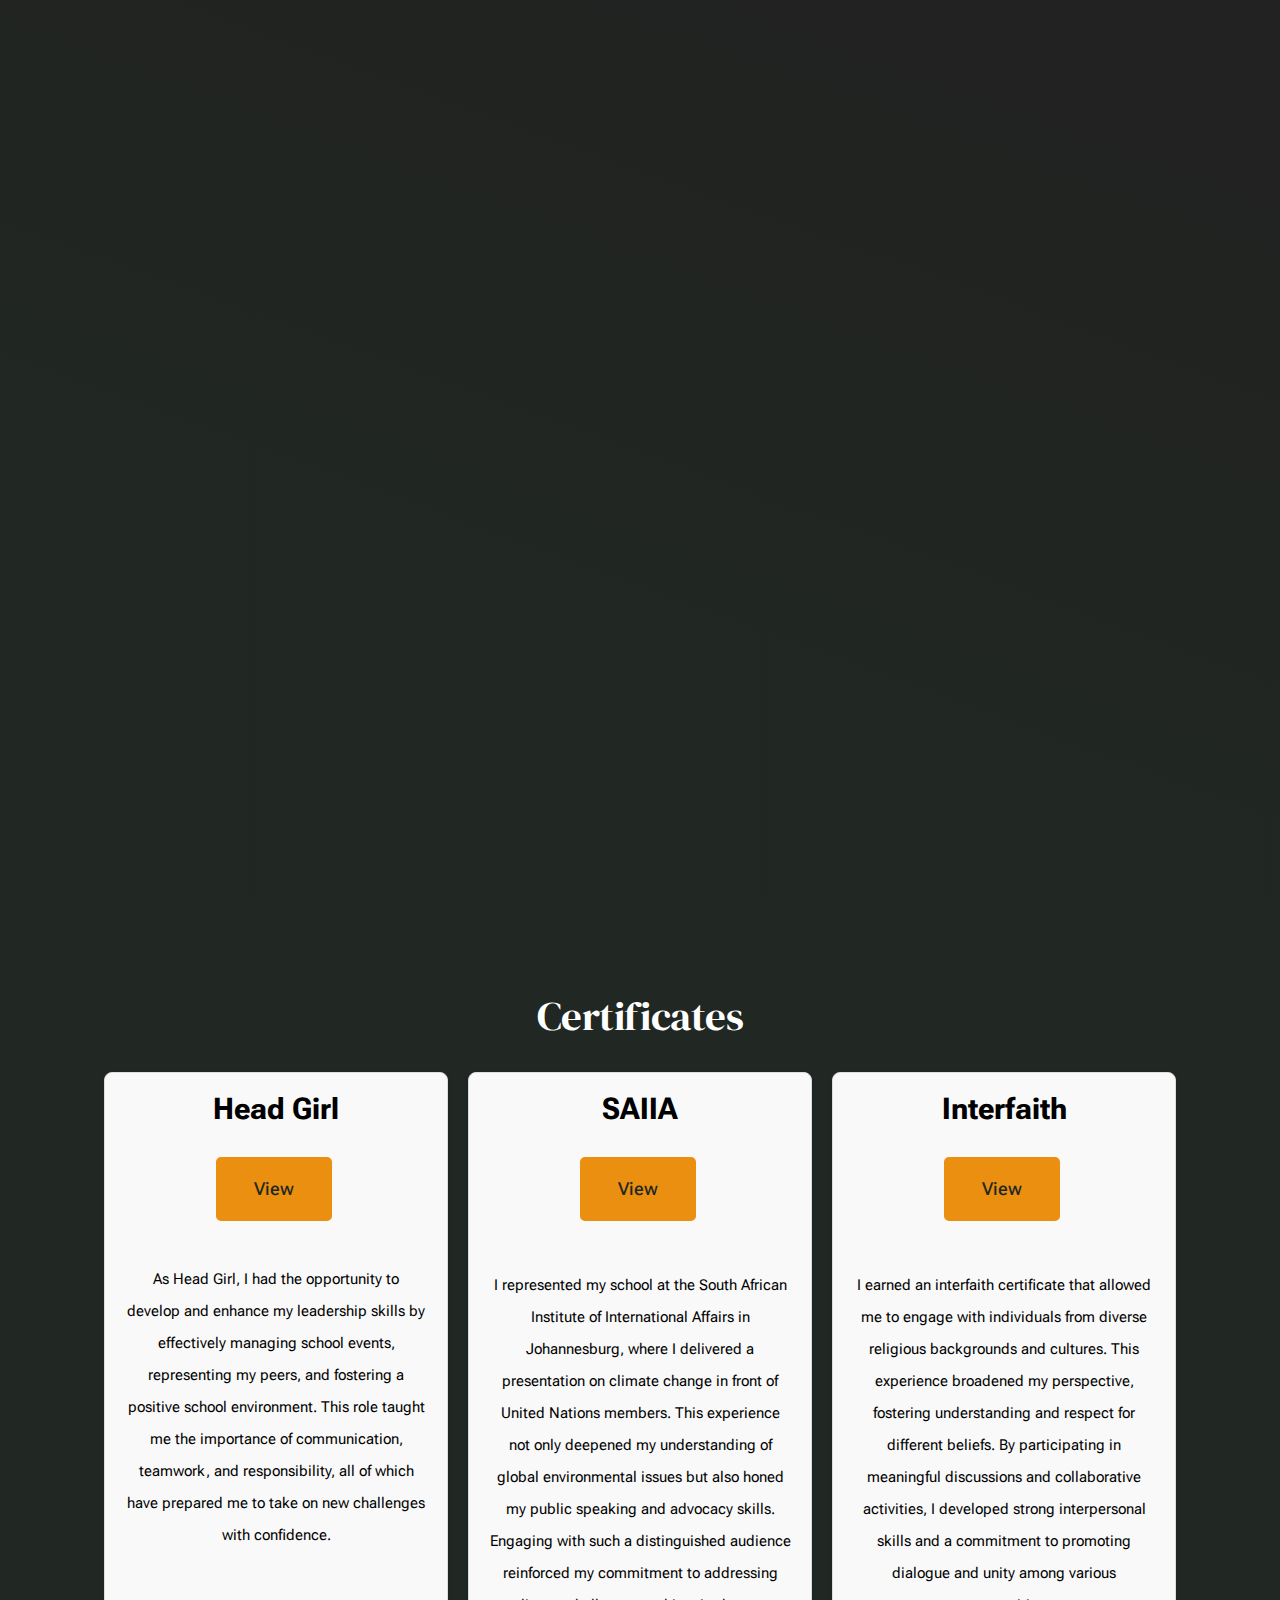
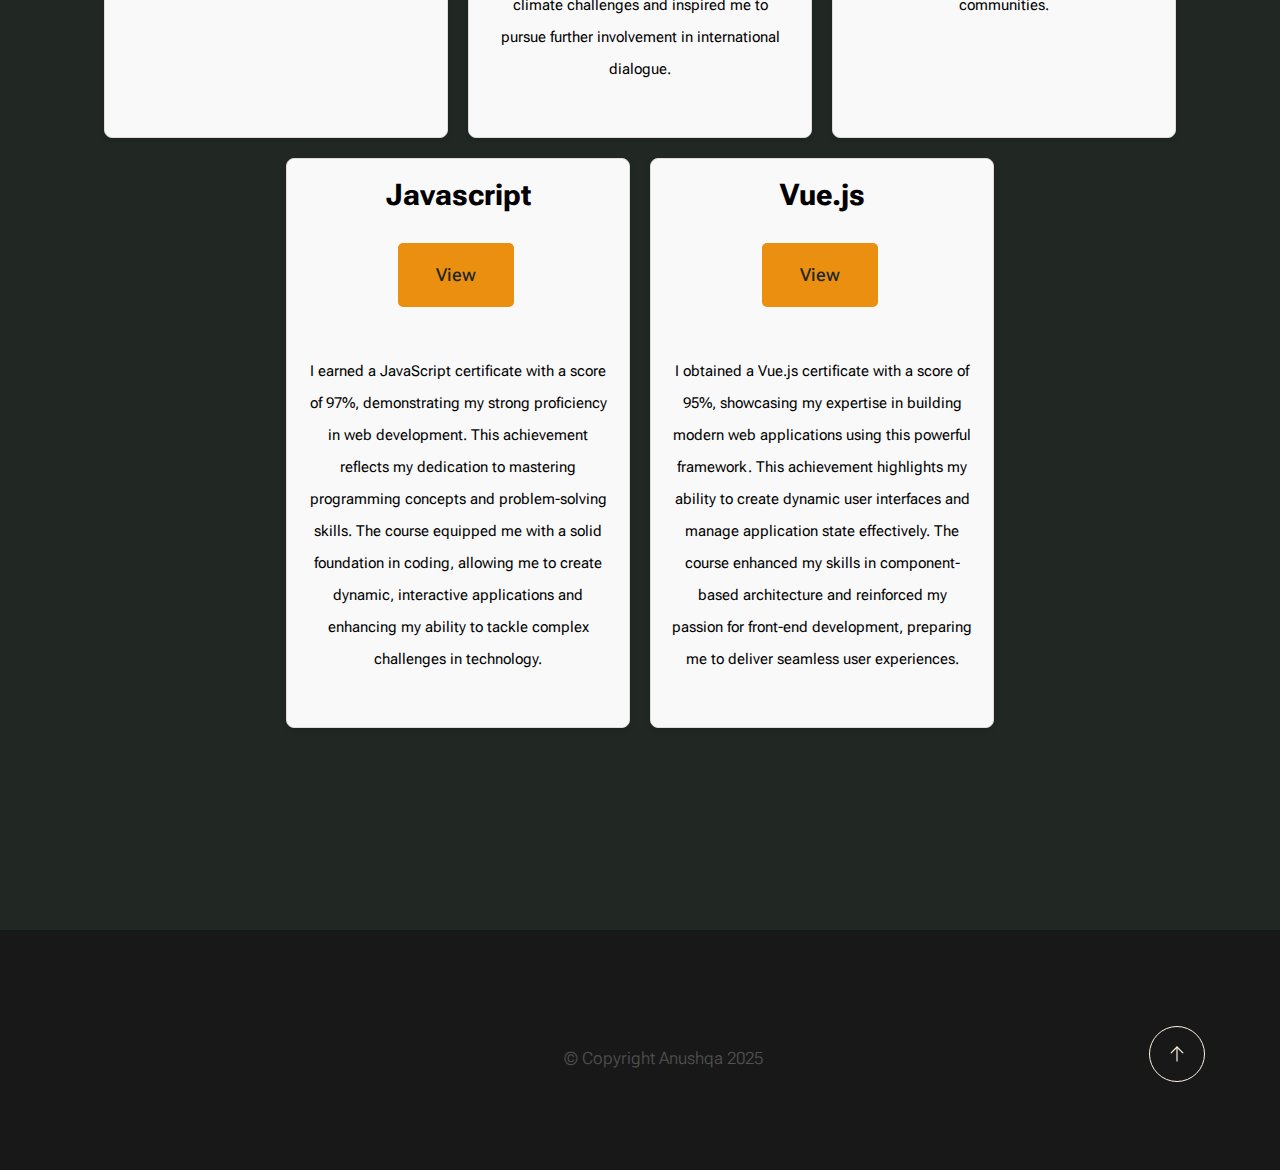
<file: index.html>
<!DOCTYPE html>
<html lang="en" class="no-js" >
<head>

    <!--- basic page needs
    ================================================== -->
    <meta charset="utf-8">
    <meta name="viewport" content="width=device-width, initial-scale=1">
    <title>Anushqa</title>

    <script>
        document.documentElement.classList.remove('no-js');
        document.documentElement.classList.add('js');
    </script>

    <!-- CSS
    ================================================== -->
    <link rel="stylesheet" href="css/vendor.css">
    <link rel="stylesheet" href="css/styles.css">


  <!-- favicons
    ================================================== -->
    <link rel="apple-touch-icon" sizes="180x180" href="apple-touch-icon.png">
    <link rel="icon" type="image/png" sizes="32x32" href="favicon-32x32.png">
    <link rel="icon" type="image/png" sizes="16x16" href="favicon-16x16.png">
    <link rel="manifest" href="site.webmanifest">

    <link rel= "stylesheet" href= "https://maxst.icons8.com/vue-static/landings/line-awesome/line-awesome/1.3.0/css/line-awesome.min.css" >
   

</head>


<body id="top">

    
    <!-- preloader
    ================================================== -->
    <div id="preloader">
        <div id="loader" class="dots-fade">
            <div></div>
            <div></div>
            <div></div>
        </div>
    </div>


    <!-- page wrap
    ================================================== -->
    <div id="page" class="s-pagewrap ss-home">


        <!-- # site header 
        ================================================== -->
        <header class="s-header">
            <div class="row s-header__inner width-sixteen-col">
                <div class="s-header__block">
                    <div class="s-header__logo">
                    </div>
                    <a class="s-header__menu-toggle" href="#0"><span>Menu</span></a>
                </div> 
                <nav class="s-header__nav">
                    <ul class="s-header__menu-links">
                        <li><a href="index.html">Home</a></li>
                        <li><a href="about.html">About</a></li>
                        <li><a href="services.html">Education & Experience</a></li>
                        <li><a href="blog.html">Projects</a></li>
                        <li><a href="contact.html">Contact</a></li>
                    </ul> 
                    <div class="s-header__contact">
                        <a href="contact.html" class="btn btn--primary s-header__contact-btn">Let's Work Together</a>                        
                    </div>
    
                </nav>
            </div>  
        </header> 
       

        <!-- # site main content
        ================================================== -->
        <section id="content" class="s-content">

            <!-- intro
            ----------------------------------------------- -->
            <section id="intro" class="s-intro">

                <div class="row s-intro__content width-sixteen-col">

                    <div class="column lg-12 s-intro__content-inner grid-block">
                        
                        <div class="s-intro__content-text">
                            <div class="s-intro__content-pretitle text-pretitle">Hello, I'm Anushqa</div>
                            <h1 class="s-intro__content-title">
                            I am a <br>
                            Full-stack <br>
                            Web Developer
                            </h1>
                        </div> <!-- s-intro__content-text -->

                        <div class="s-intro__content-media"> 
                            <div class="s-intro__content-media-inner">                               
                                <img src="images/intro-bg.jpg" srcset="images/intro-bg.jpg 1x, images/intro-bg@2x.jpg 2x" alt="">
                                <div class="lines">                               
                                    <span></span>                                  
                                </div>
                            </div>
                        </div> <!-- s-intro__content-media -->                      

                        <div class="s-intro__scroll-down">
                            <a href="#about" class="smoothscroll">
                                <div class="scroll-icon">
                                    <svg xmlns="http://www.w3.org/2000/svg" viewBox="0 0 24 24" width="36" height="36" fill="none" stroke="#97b34a" stroke-width="1" stroke-linecap="round" stroke-linejoin="round">&lt;!--!  Atomicons Free 1.00 by @atisalab License - https://atomicons.com/license/ (Icons: CC BY 4.0) Copyright 2021 Atomicons --&gt;<polyline points="7 13 12 18 17 13"></polyline><line x1="12" y1="18" x2="12" y2="6"></line></svg>
                                </div>
                                <span>Scroll for more</span>
                            </a>
                        </div> <!-- s-intro__scroll-down -->
                        
                    </div> <!-- s-intro__content-inner -->

                </div> <!-- s-intro__content -->

            </section> <!-- end s-intro -->

            <!-- about
            ----------------------------------------------- -->
            <section id="about" class="s-about target-section">
                <div class="certi">
                    <div class="hd">
                        <h2>Certificates</h2>
                    </div>
                    <div class="img">
                        <div class="card cardAbout head">
                            <p class="text1">Head Girl</p>
                            <p>
                                <a href="https://anushqakandan.github.io/All-images/Images/head.jpg" target="_blank">
                                    <button class="btn btn--primary view">View</button>
                                </a>
                                <p class="text2">
                                    As Head Girl, I had the opportunity to develop and enhance my leadership skills by effectively managing school events, representing my peers, and fostering a positive school environment. This role taught me the importance of communication, teamwork, and responsibility, all of which have prepared me to take on new challenges with confidence.
                                </p>
                               
                            </p>
                        </div>
            
                        <div class="card cardAbout saiia">
                            <p class="text1">SAIIA</p>
                            <p>
                                <a href="https://anushqakandan.github.io/All-images/Images/saiia.jpg" target="_blank">
                                    <button class="btn btn--primary">View</button>
                                </a>
                                <p class="text2">
                                    I represented my school at the South African Institute of International Affairs in Johannesburg, where I delivered a presentation on climate change in front of United Nations members. This experience not only deepened my understanding of global environmental issues but also honed my public speaking and advocacy skills. Engaging with such a distinguished audience reinforced my commitment to addressing climate challenges and inspired me to pursue further involvement in international dialogue.
                                </p>
                             
                            </p>
                        </div>

                        <div class="card cardAbout inter">
                            <p class="text1">Interfaith</p>
                            <p>
                                <a href="https://anushqakandan.github.io/All-images/Images/interfaith.jpg" target="_blank">
                                    <button class="btn btn--primary">View</button>
                                </a>
                                <p class="text2">
                                    I earned an interfaith certificate that allowed me to engage with individuals from diverse religious backgrounds and cultures. This experience broadened my perspective, fostering understanding and respect for different beliefs. By participating in meaningful discussions and collaborative activities, I developed strong interpersonal skills and a commitment to promoting dialogue and unity among various communities.
                                </p>
                             
                            </p>
                        </div>
            
                        <div class="card cardAbout java">
                            <p class="text1">Javascript</p>
                            <p>
                                <a href="https://anushqakandan.github.io/All-images/Images/javascript.jpg" target="_blank">
                                    <button class="btn btn--primary">View</button>
                                </a>
                                <p class="text2">
                                    I earned a JavaScript certificate with a score of 97%, demonstrating my strong proficiency in web development. This achievement reflects my dedication to mastering programming concepts and problem-solving skills. The course equipped me with a solid foundation in coding, allowing me to create dynamic, interactive applications and enhancing my ability to tackle complex challenges in technology.
                                </p>
                               
                            </p>
                        </div>
            
                        <div class="card cardAbout vue">
                            <p class="text1">Vue.js</p>
                            <p>
                                <a href="https://anushqakandan.github.io/All-images/Images/vue.jpg" target="_blank">
                                    <button class="btn btn--primary">View</button>
                                </a>
                                <p class="text2">
                                    I obtained a Vue.js certificate with a score of 95%, showcasing my expertise in building modern web applications using this powerful framework. This achievement highlights my ability to create dynamic user interfaces and manage application state effectively. The course enhanced my skills in component-based architecture and reinforced my passion for front-end development, preparing me to deliver seamless user experiences.
                                </p>
                               
                            </p>
                        </div>
                    </div>
                </div>
        </section> <!-- s-content-->
        
        <!-- # footer 
        ================================================== -->
        <footer class="s-footer">
            <div class="row s-footer__bottom">
                <div class="column xl-6 lg-12">
                    <ul class="s-footer__social social-list">
                        <li>
                            <a href="https://www.linkedin.com/in/anushqa-kandan-09379a317/" target="_blank">
                                <i class="lab la-linkedin" style="font-size: 5rem"></i>     
                            </a>
                        </li>
                        <li>
                            <a href="https://github.com/anushqakandan" target="_blank">
                                <i class="lab la-github"  style="font-size: 5rem"></i>
                            </a>
                        </li>
                    </ul> <!-- end s-footer__social -->
                                      
                </div>
                <div class="column xl-6 lg-12">
                    <p class="ss-copyright">
                        <span>© Copyright Anushqa 2025</span> 
                    </p>
                </div>

                <div class="ss-go-top">
                    <a class="smoothscroll" title="Back to Top" href="#top">
                        <svg xmlns="http://www.w3.org/2000/svg" viewBox="0 0 24 24" width="36" height="36" fill="none" stroke="#ffffff" stroke-width="1" stroke-linecap="round" stroke-linejoin="round">&lt;!--!  Atomicons Free 1.00 by @atisalab License - https://atomicons.com/license/ (Icons: CC BY 4.0) Copyright 2021 Atomicons --&gt;<polyline points="17 11 12 6 7 11"></polyline><line x1="12" y1="18" x2="12" y2="6"></line></svg>
                    </a>
                </div> <!-- end ss-go-top -->
            </div>
            
        </footer> <!-- end s-footer -->

    </div> <!-- end page-wrap -->

    <!-- Java Script
    ================================================== -->
    <script src="js/plugins.js"></script>
    <script src="js/main.js"></script>
   
</body>
</html>
</file>
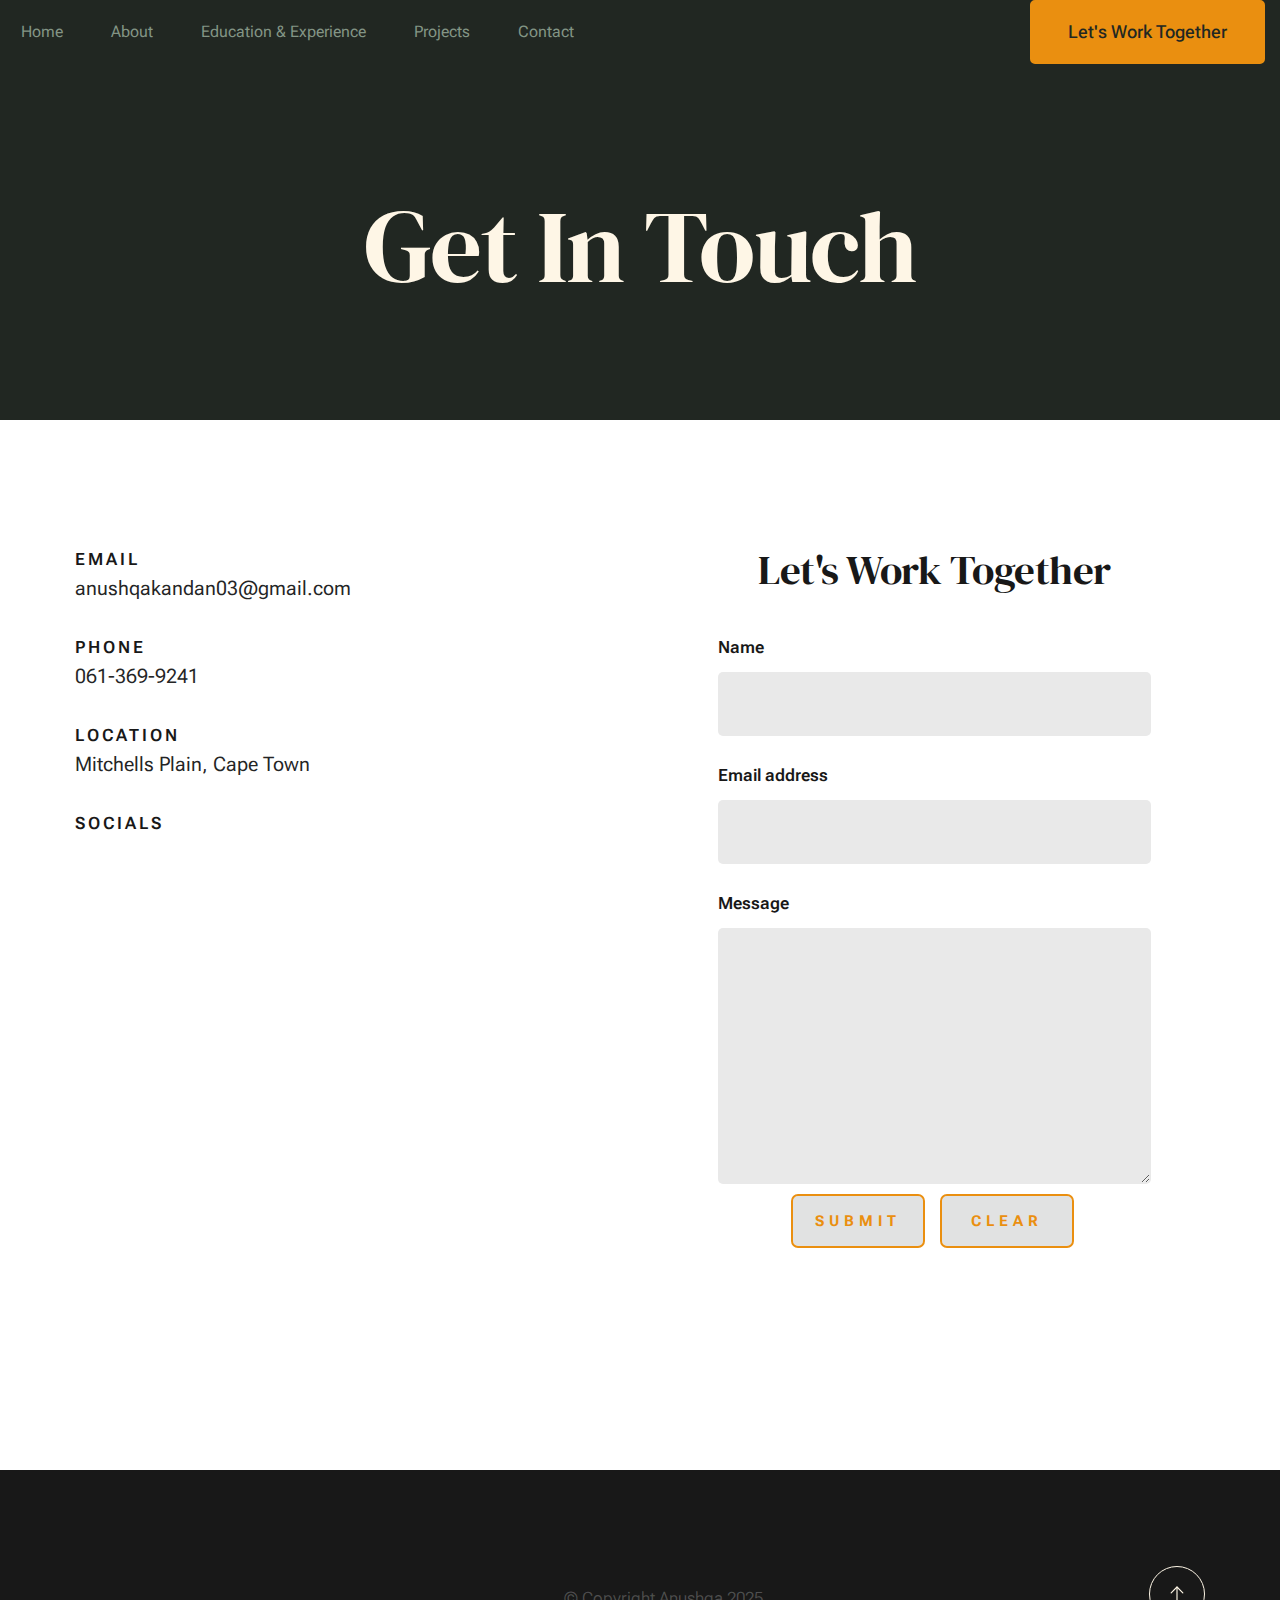
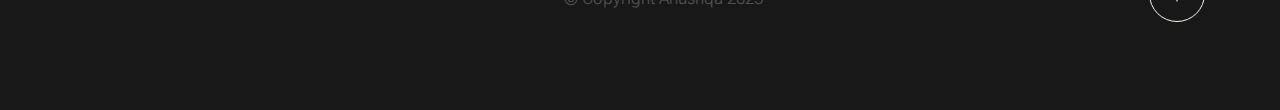
<file: contact.html>
<!DOCTYPE html>
<html lang="en" class="no-js">
<head>
    <!--- basic page needs ================================================== -->
    <meta charset="utf-8">
    <meta name="viewport" content="width=device-width, initial-scale=1">
    <title>Contact</title>

    <script>
        document.documentElement.classList.remove('no-js');
        document.documentElement.classList.add('js');
    </script>

    <!-- CSS ================================================== -->
   <!-- favicons
    ================================================== -->
    <link rel="apple-touch-icon" sizes="180x180" href="apple-touch-icon.png">
    <link rel="icon" type="image/png" sizes="32x32" href="favicon-32x32.png">
    <link rel="icon" type="image/png" sizes="16x16" href="favicon-16x16.png">
    <link rel="manifest" href="site.webmanifest">

    <link rel="stylesheet" href="css/styles.css">
    <link rel="stylesheet" href="https://maxst.icons8.com/vue-static/landings/line-awesome/line-awesome/1.3.0/css/line-awesome.min.css">
    
   
</head>

<body id="top">
    <!-- preloader ================================================== -->
    <div id="preloader">
        <div id="loader" class="dots-fade">
            <div></div>
            <div></div>
            <div></div>
        </div>
    </div>

    <!-- page wrap ================================================== -->
    <div id="page" class="s-pagewrap">
        <!-- # site header ================================================== -->
        <header class="s-header">
            <div class="row s-header__inner width-sixteen-col">
                <div class="s-header__block">
                    <div class="s-header__logo"></div>
                    <a class="s-header__menu-toggle" href="#0"><span>Menu</span></a>
                </div> 
                <nav class="s-header__nav sticky-top">
                    <ul class="s-header__menu-links">
                        <li><a href="index.html">Home</a></li>
                        <li><a href="about.html">About</a></li>
                        <li><a href="services.html">Education & Experience</a></li>
                        <li><a href="blog.html">Projects</a></li>
                        <li><a href="contact.html">Contact</a></li>
                    </ul> 
                    <div class="s-header__contact">
                        <a href="contact.html" class="btn btn--primary s-header__contact-btn">Let's Work Together</a>                        
                    </div>
                </nav>
            </div>  
        </header> 

        <!-- # site main content ================================================== -->
        <section id="content" class="s-content">
            <section class="s-pageheader pageheader">
                <div class="row">
                    <div class="column xl-12">
                        <h1 class="page-title">
                          
                            Get In Touch
                        </h1>                            
                    </div>
                </div>
            </section> <!--pageheader -->  
 
            <section class="s-pagecontent pagecontent">

                <div class="row pageintro">
                    <div class="column xl-6 lg-12 deets">
                        <h6>Email</h6>
                        <p>anushqakandan03@gmail.com</p>
                        <h6>Phone</h6>
                        <p>061-369-9241</p>
                        <h6>Location</h6>
                        <p>Mitchells Plain, Cape Town</p>
                        <h6>Socials</h6>
                        <p>
                            <a href="https://www.linkedin.com/in/anushqa-kandan-09379a317/" target="_blank">
                                <i class="lab la-linkedin" style="font-size: 3.5rem"></i>
                            </a>
                            <a href="https://github.com/anushqakandan" target="_blank">
                                <i class="lab la-github" style="font-size: 3.5rem; margin-left: 10px"></i>
                            </a>
                        </p>
                    </div>

                    <div class="column xl-6 lg-12 u-flexitem-x-right">
                        <h2 class="display-2 text-center">Let's Work Together</h2>
                        <form action="https://formspree.io/f/myzgydyw" method="POST">
                            <div class="mb-3">
                                <label for="exampleInputName" class="form-label">Name</label>
                                <input name="name" type="text" class="form-control" id="exampleInputName" required />
                            </div>
                            <div class="mb-3">
                                <label for="exampleInputEmail1" class="form-label">Email address</label>
                                <input name="email" type="email" class="form-control" id="exampleInputEmail1" required />
                            </div>
                            <div class="mb-3">
                                <label class="form-label">Message</label>
                                <textarea name="message" class="form-control message" id="exampleInputMessage" required></textarea>
                            </div>
                            <div class="last-button">
                                <button type="submit" class="btn subby">Submit</button>
                                <button type="reset" class="btn subby">Clear</button>
                            </div>
                        </form>

                    </div>                       
                </div> <!-- pageintro -->   

           </section> <!-- pagecontent -->


            
        </section> <!-- s-content-->

        <!-- # footer ================================================== -->
        <footer class="s-footer">
            <div class="row s-footer__bottom">
                <div class="column xl-6 lg-12">
                    <ul class="s-footer__social social-list">
                        <li>
                            <a href="https://www.linkedin.com/in/anushqa-kandan-09379a317/" target="_blank">
                                <i class="lab la-linkedin" style="font-size: 5rem"></i>     
                            </a>
                        </li>
                        <li>
                            <a href="https://github.com/anushqakandan" target="_blank">
                                <i class="lab la-github" style="font-size: 5rem"></i>
                            </a>
                        </li>
                    </ul> <!-- end s-footer__social -->
                </div>
                <div class="column xl-6 lg-12">
                    <p class="ss-copyright">
                        <span>© Copyright Anushqa 2025</span> 
                    </p>
                </div>
                <div class="ss-go-top">
                    <a class="smoothscroll" title="Back to Top" href="#top">
                        <svg xmlns="http://www.w3.org/2000/svg" viewBox="0 0 24 24" width="36" height="36" fill="none" stroke="#ffffff" stroke-width="1" stroke-linecap="round" stroke-linejoin="round"><polyline points="17 11 12 6 7 11"></polyline><line x1="12" y1="18" x2="12" y2="6"></line></svg>
                    </a>
                </div> <!-- end ss-go-top -->
            </div>
        </footer> <!-- end s-footer -->
    </div> <!-- end page-wrap -->

    <!-- Java Script ================================================== -->
    <script src="js/plugins.js"></script>
    <script src="js/main.js"></script>
</body>
</html>
</file>
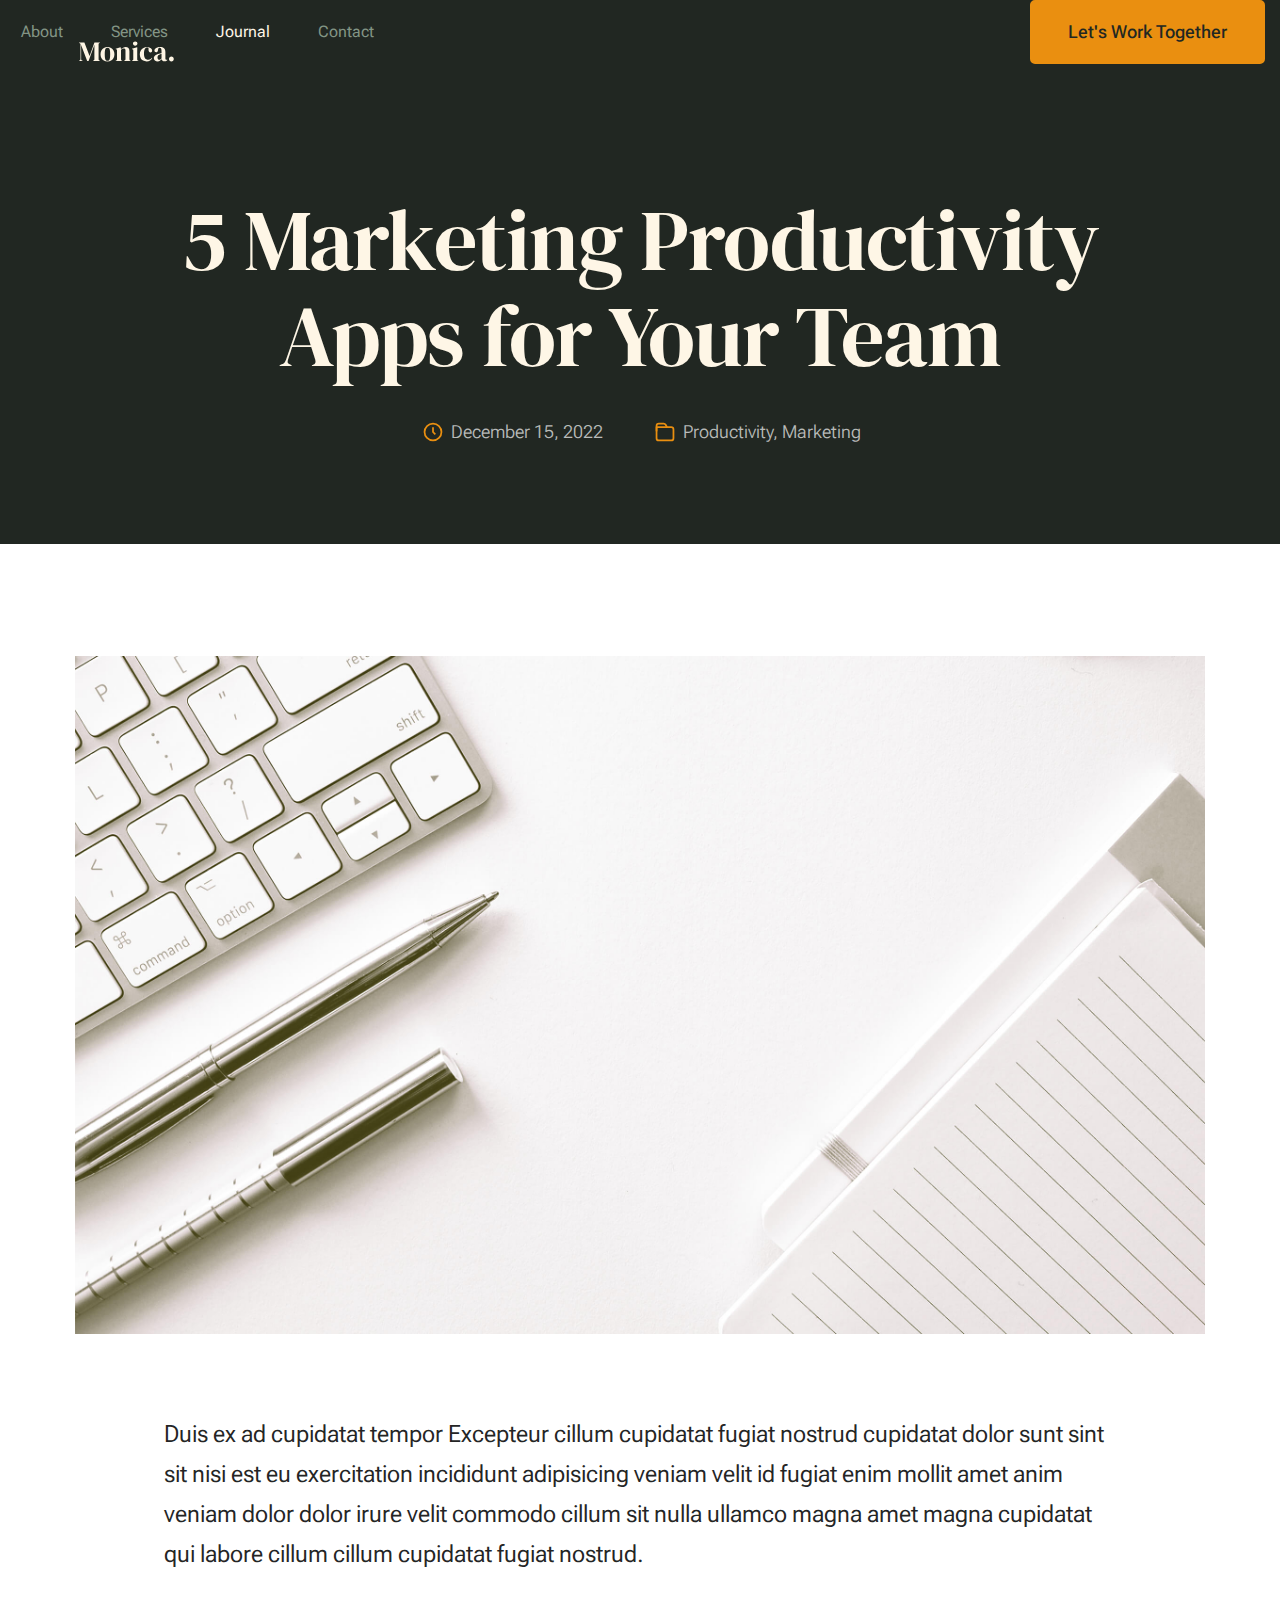
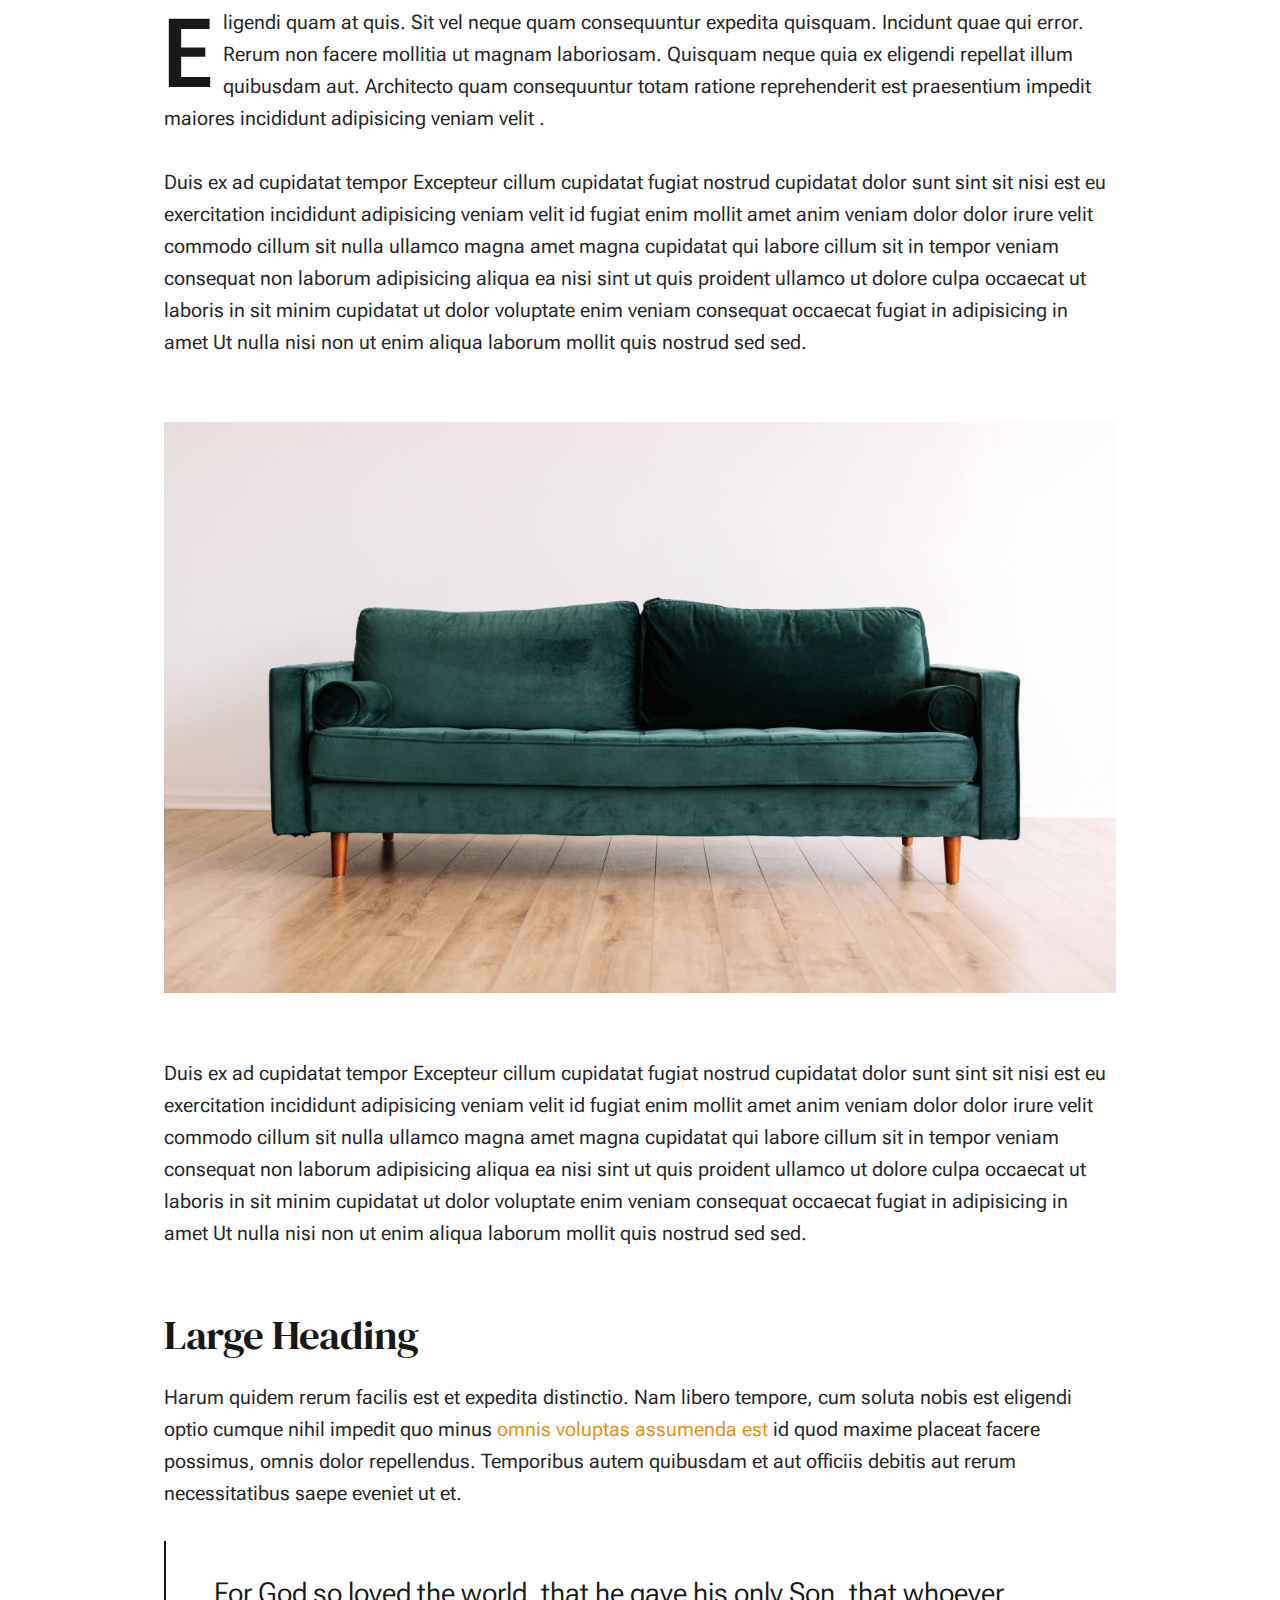
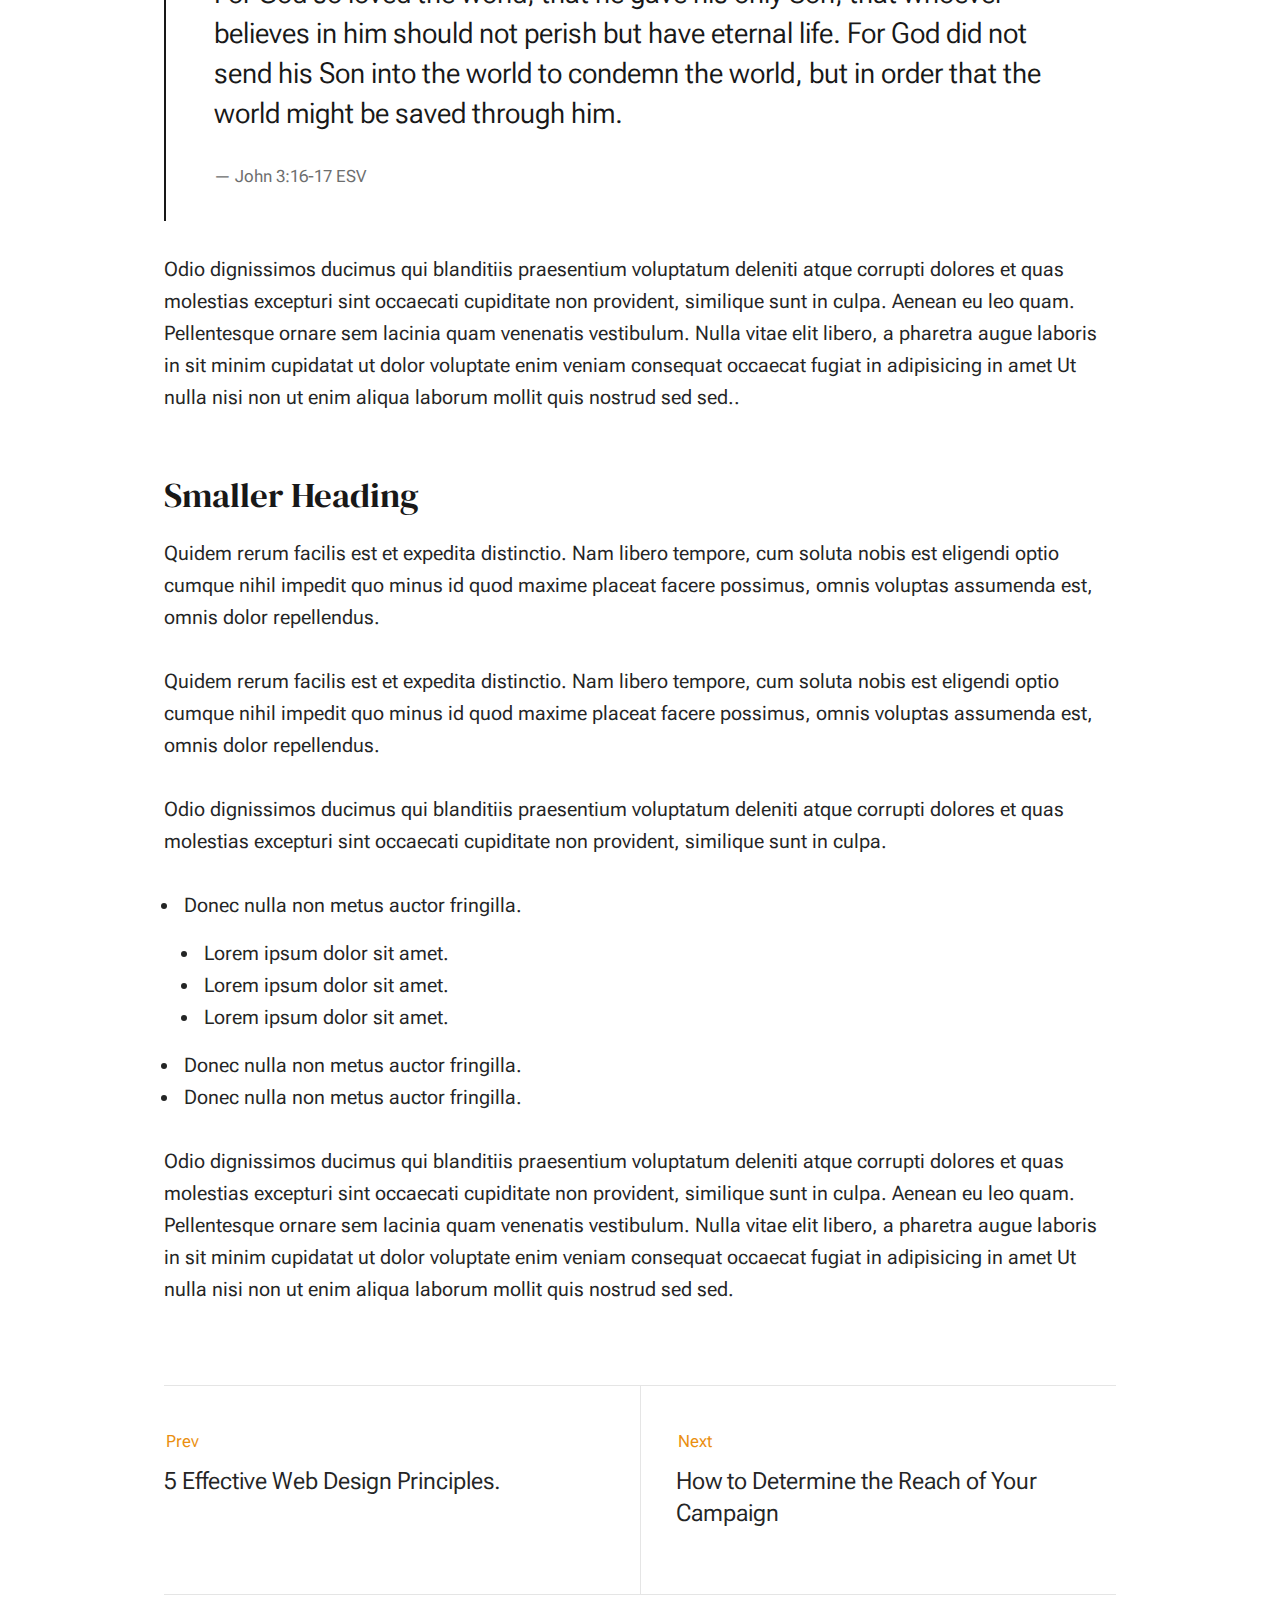
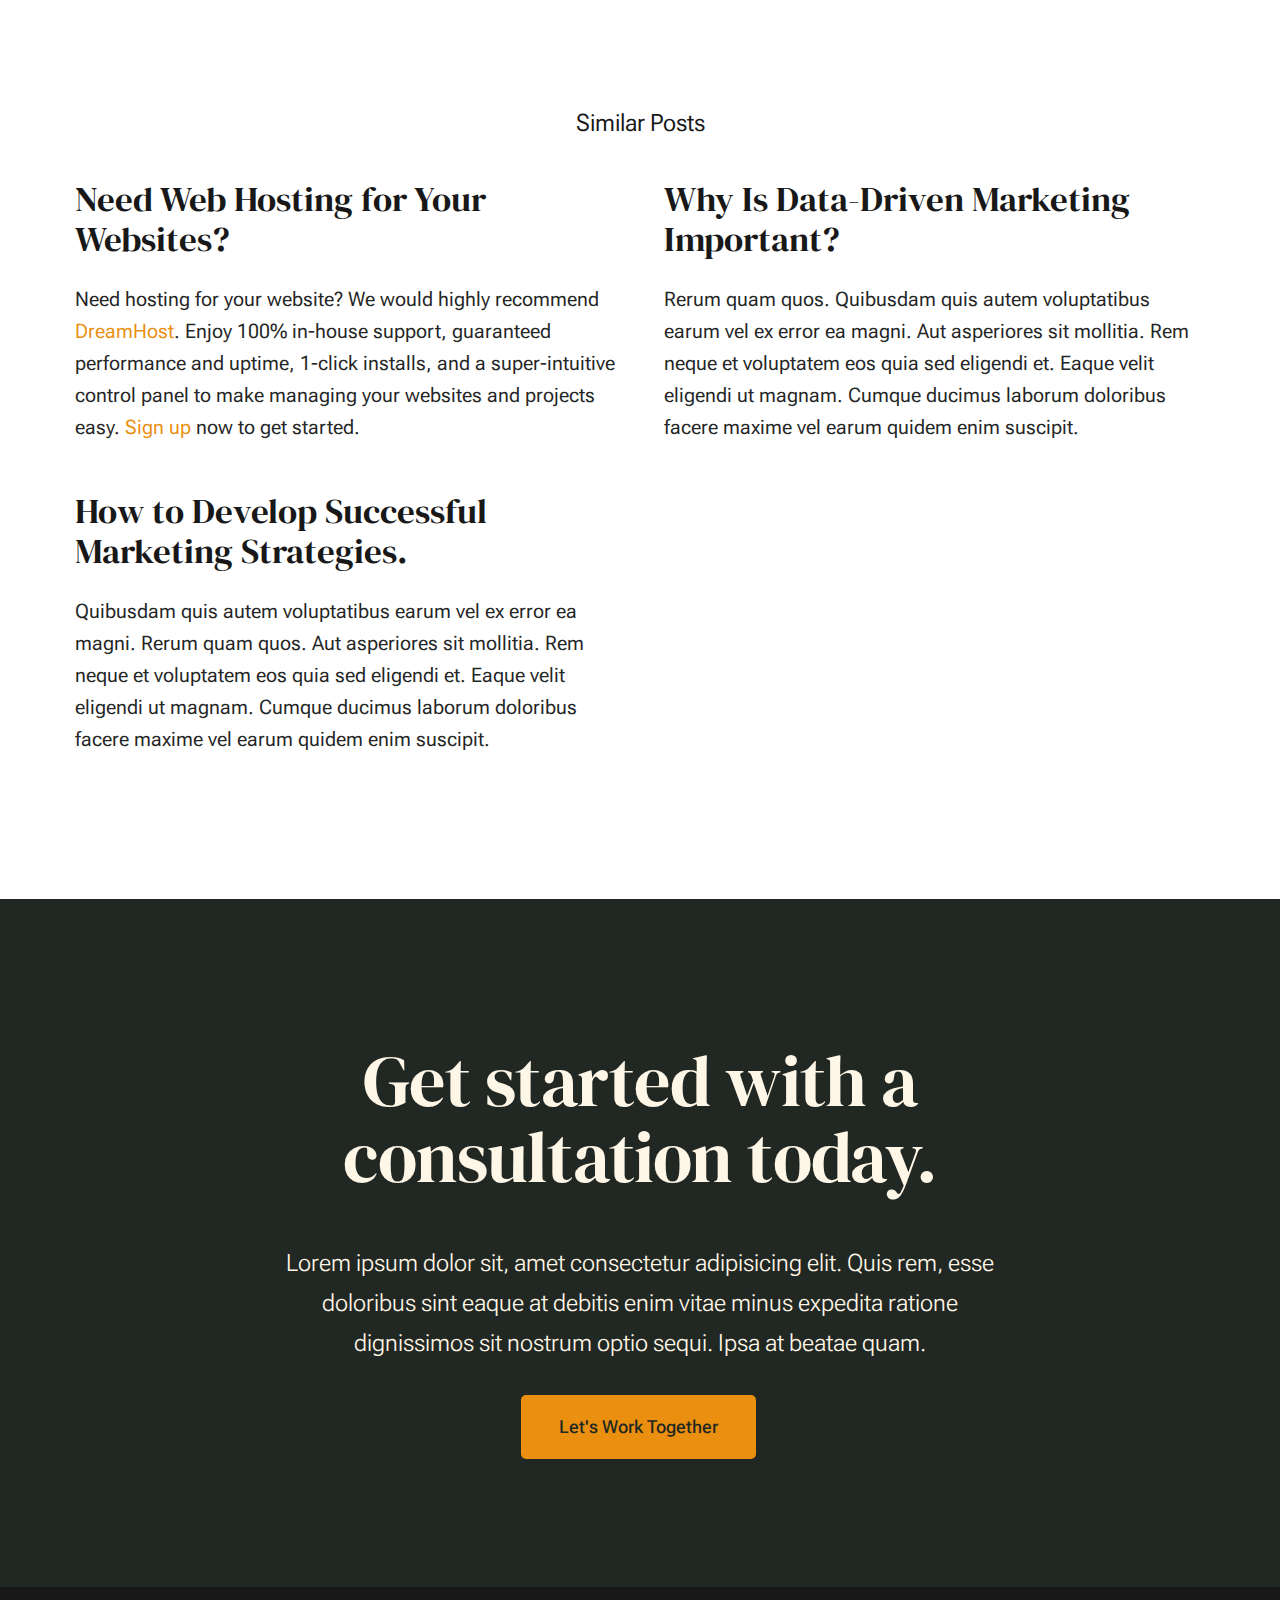
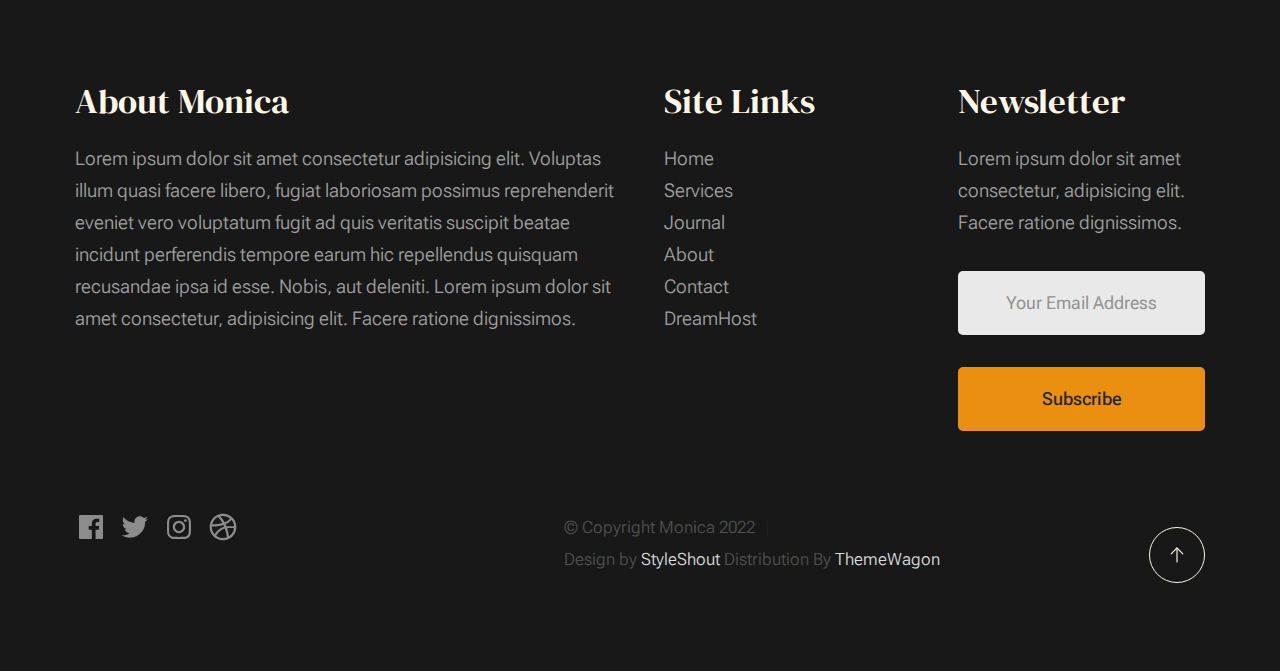
<file: single.html>
<!DOCTYPE html>
<html lang="en" class="no-js" >
<head>

    <!--- basic page needs
    ================================================== -->
    <meta charset="utf-8">
    <meta name="viewport" content="width=device-width, initial-scale=1">
    <title>Single - Monica</title>

    <script>
        document.documentElement.classList.remove('no-js');
        document.documentElement.classList.add('js');
    </script>

    <!-- CSS
    ================================================== -->
    <link rel="stylesheet" href="css/vendor.css">
    <link rel="stylesheet" href="css/styles.css">

    <!-- favicons
    ================================================== -->
    <!-- <link rel="apple-touch-icon" sizes="180x180" href="apple-touch-icon.png">
    <link rel="icon" type="image/png" sizes="32x32" href="favicon-32x32.png">
    <link rel="icon" type="image/png" sizes="16x16" href="favicon-16x16.png"> -->
    <link rel="manifest" href="site.webmanifest">

</head>


<body id="top">


    <!-- preloader
    ================================================== -->
    <div id="preloader">
        <div id="loader" class="dots-fade">
            <div></div>
            <div></div>
            <div></div>
        </div>
    </div>


    <!-- page wrap
    ================================================== -->
    <div id="page" class="s-pagewrap">


        <!-- # site header 
        ================================================== -->
        <header class="s-header">

            <div class="row s-header__inner width-sixteen-col">

                <div class="s-header__block">
                    <div class="s-header__logo">
                        <a class="logo" href="index.html">
                            <img src="images/logo.svg" alt="Homepage">
                        </a>
                    </div>

                    <a class="s-header__menu-toggle" href="#0"><span>Menu</span></a>
                </div> <!-- end s-header__block -->

                <nav class="s-header__nav">    
                    <ul class="s-header__menu-links">
                        <li><a href="about.html">About</a></li>
                        <li><a href="services.html">Services</a></li>
                        <li class="current"><a href="blog.html">Journal</a></li>
                        <li><a href="contact.html">Contact</a></li>
                    </ul> <!-- s-header__menu-links -->

                    <div class="s-header__contact">
                        <a href="contact.html" class="btn btn--primary s-header__contact-btn">Let's Work Together</a>
                        
                    </div> <!-- s-header__contact -->    
                </nav> <!-- end s-header__nav -->

            </div> <!-- end s-header__inner -->

        </header> <!-- end s-header -->


        <!-- # site main content
        ================================================== -->
        <article id="content" class="s-content entry">

            <div class="s-pageheader entry__header">
                <div class="row">
                    <div class="column xl-12">

                        <h1 class="entry__title">
                            5 Marketing Productivity Apps for Your Team
                        </h1> <!-- end entry__title -->

                        <div class="entry__meta">
                            <div class="entry__meta-date">
                                <svg width="24" height="24" fill="none" viewBox="0 0 24 24">
                                    <circle cx="12" cy="12" r="7.25" stroke="currentColor" stroke-width="1.5"></circle>
                                    <path stroke="currentColor" stroke-width="1.5" d="M12 8V12L14 14"></path>
                                </svg>
                                December 15, 2022 
                            </div>
                            <div class="entry__meta-cat">
                                <svg width="24" height="24" fill="none" viewBox="0 0 24 24">
                                    <path stroke="currentColor" stroke-linecap="round" stroke-linejoin="round" stroke-width="1.5" d="M19.25 17.25V9.75C19.25 8.64543 18.3546 7.75 17.25 7.75H4.75V17.25C4.75 18.3546 5.64543 19.25 6.75 19.25H17.25C18.3546 19.25 19.25 18.3546 19.25 17.25Z"></path>
                                    <path stroke="currentColor" stroke-linecap="round" stroke-linejoin="round" stroke-width="1.5" d="M13.5 7.5L12.5685 5.7923C12.2181 5.14977 11.5446 4.75 10.8127 4.75H6.75C5.64543 4.75 4.75 5.64543 4.75 6.75V11"></path>
                                </svg>                                      
                                <span class="cat-links">
                                    <a href="blog.html">Productivity</a>
                                    <a href="blog.html">Marketing</a>
                                </span>
                            </div>
                        </div> <!-- end entry__meta -->

                    </div>
                </div>
            </div> <!-- end entry__header --> 

            <div class="s-pagecontent entry__content">

                <div class="row entry__media">
                    <div class="column xl-12">
                        <figure class="featured-image">
                            <img src="images/thumbs/single/standard-1200.jpg" 
                                 srcset="images/thumbs/single/standard-2400.jpg 2400w, 
                                         images/thumbs/single/standard-1200.jpg 1200w, 
                                         images/thumbs/single/standard-600.jpg 600w" sizes="(max-width: 2400px) 100vw, 2400px" alt="">
                        </figure>
                    </div>
                </div> <!-- end entry__media -->

                <div class="row entry__primary width-narrower">
                    <div class="column xl-12"> 

                            <p class="lead">
                            Duis ex ad cupidatat tempor Excepteur cillum cupidatat fugiat nostrud cupidatat dolor 
                            sunt sint sit nisi est eu exercitation incididunt adipisicing veniam velit id fugiat 
                            enim mollit amet anim veniam dolor dolor irure velit commodo cillum sit nulla ullamco 
                            magna amet magna cupidatat qui labore cillum cillum cupidatat fugiat nostrud. </p> 

                            <p class="drop-cap">
                            Eligendi quam at quis. Sit vel neque quam consequuntur expedita quisquam. Incidunt quae 
                            qui error. Rerum non facere mollitia ut magnam laboriosam. Quisquam neque quia ex eligendi 
                            repellat illum quibusdam aut. Architecto quam consequuntur totam ratione reprehenderit est 
                            praesentium impedit maiores incididunt adipisicing veniam velit .
                            </p>
    
                            <p>
                            Duis ex ad cupidatat tempor Excepteur cillum cupidatat fugiat nostrud cupidatat dolor 
                            sunt sint sit nisi est eu exercitation incididunt adipisicing veniam velit id fugiat 
                            enim mollit amet anim veniam dolor dolor irure velit commodo cillum sit nulla ullamco 
                            magna amet magna cupidatat qui labore cillum sit in tempor veniam consequat non laborum 
                            adipisicing aliqua ea nisi sint ut quis proident ullamco ut dolore culpa occaecat ut 
                            laboris in sit minim cupidatat ut dolor voluptate enim veniam consequat occaecat fugiat 
                            in adipisicing in amet Ut nulla nisi non ut enim aliqua laborum mollit quis nostrud sed sed.
                            </p>
            
                            <figure class="alignwide">
                                <img src="images/sample-1200.jpg" 
                                     srcset="images/sample-2400.jpg 2400w, 
                                             images/sample-1200.jpg 1200w, 
                                             images/sample-600.jpg 600w" sizes="(max-width: 2400px) 100vw, 2400px" alt="">
                            </figure>
    
                            <p>
                            Duis ex ad cupidatat tempor Excepteur cillum cupidatat fugiat nostrud cupidatat dolor 
                            sunt sint sit nisi est eu exercitation incididunt adipisicing veniam velit id fugiat 
                            enim mollit amet anim veniam dolor dolor irure velit commodo cillum sit nulla ullamco 
                            magna amet magna cupidatat qui labore cillum sit in tempor veniam consequat non laborum 
                            adipisicing aliqua ea nisi sint ut quis proident ullamco ut dolore culpa occaecat ut 
                            laboris in sit minim cupidatat ut dolor voluptate enim veniam consequat occaecat fugiat 
                            in adipisicing in amet Ut nulla nisi non ut enim aliqua laborum mollit quis nostrud sed sed.
                            </p>
    
                            <h2>Large Heading</h2>
        
                            <p>
                            Harum quidem rerum facilis est et expedita distinctio. Nam libero tempore, cum soluta 
                            nobis est eligendi optio cumque nihil impedit quo minus <a href="http://#">omnis voluptas assumenda est</a> 
                            id quod maxime placeat facere possimus, omnis dolor repellendus. Temporibus autem quibusdam et 
                            aut officiis debitis aut rerum necessitatibus saepe eveniet ut et.</p>
    
                            <blockquote>
                                <p>
                                For God so loved the world, that he gave his only Son, that whoever believes in 
                                him should not perish but have eternal life. For God did not send his Son into 
                                the world to condemn the world, but in order that the world might be 
                                saved through him.
                                </p>
                                <cite>John 3:16-17 ESV</cite>
                            </blockquote>
    
                            <p>
                            Odio dignissimos ducimus qui blanditiis praesentium voluptatum deleniti atque corrupti dolores 
                            et quas molestias excepturi sint occaecati cupiditate non provident, similique sunt in culpa. 
                            Aenean eu leo quam. Pellentesque ornare sem lacinia quam venenatis vestibulum. Nulla vitae elit 
                            libero, a pharetra augue laboris in sit minim cupidatat ut dolor voluptate enim veniam consequat 
                            occaecat fugiat in adipisicing in amet Ut nulla nisi non ut enim aliqua laborum mollit quis nostrud sed sed..</p>
    
                            <h3>Smaller Heading</h3>
    
                            <p>
                            Quidem rerum facilis est et expedita distinctio. Nam libero tempore, cum soluta nobis est 
                            eligendi optio cumque nihil impedit quo minus id quod maxime placeat facere possimus, omnis voluptas 
                            assumenda est, omnis dolor repellendus.
                            </p>
    
                            <p>
                            Quidem rerum facilis est et expedita distinctio. Nam libero tempore, cum soluta nobis est 
                            eligendi optio cumque nihil impedit quo minus id quod maxime placeat facere possimus, omnis voluptas 
                            assumenda est, omnis dolor repellendus.
                            </p>
                                    
                            <p>
                            Odio dignissimos ducimus qui blanditiis praesentium voluptatum deleniti atque corrupti dolores et 
                            quas molestias excepturi sint occaecati cupiditate non provident, similique sunt in culpa.</p>
    
                            <ul>
                                <li>Donec nulla non metus auctor fringilla.
                                    <ul>
                                        <li>Lorem ipsum dolor sit amet.</li>
                                        <li>Lorem ipsum dolor sit amet.</li>
                                        <li>Lorem ipsum dolor sit amet.</li>
                                    </ul>
                                </li>
                                <li>Donec nulla non metus auctor fringilla.</li>
                                <li>Donec nulla non metus auctor fringilla.</li>
                            </ul>
    
                            <p>
                            Odio dignissimos ducimus qui blanditiis praesentium voluptatum deleniti atque corrupti dolores et quas 
                            molestias excepturi sint occaecati cupiditate non provident, similique sunt in culpa. Aenean eu leo quam. 
                            Pellentesque ornare sem lacinia quam venenatis vestibulum. Nulla vitae elit libero, a pharetra augue 
                            laboris in sit minim cupidatat ut dolor voluptate enim veniam consequat occaecat fugiat in adipisicing 
                            in amet Ut nulla nisi non ut enim aliqua laborum mollit quis nostrud sed sed.
                            </p>        

                            <div class="post-nav">
                                <div class="post-nav__prev">
                                    <a href="single-standard.html" rel="prev">
                                        <span>Prev</span>
                                        5 Effective Web Design Principles. 
                                    </a>
                                </div>
                                <div class="post-nav__next">
                                    <a href="single-standard.html" rel="next">
                                        <span>Next</span>
                                        How to Determine the Reach of Your Campaign
                                    </a>
                                </div>
                            </div> <!-- end post-nav -->                                                   
                   
                    </div> <!-- end column-->
                </div> <!-- end entry__primary -->    
                
                <div class="row related-posts">
                    <div class="column xl-12">

                        <h4 class="text-center">Similar Posts</h4>

                        <div class="grid-list-items">
                
                            <div class="grid-list-items__item blog-card">
                                <div class="blog-card__header">
                                    <h3 class="blog-card__title"><a href="https://www.dreamhost.com/r.cgi?287326">Need Web Hosting for Your Websites?</a></h3>
                                </div>
                                <div class="blog-card__text">
                                    <p>
                                    Need hosting for your website? We would highly recommend <a href="https://www.dreamhost.com/r.cgi?287326">DreamHost</a>.
                                    Enjoy 100% in-house support, guaranteed performance and uptime, 1-click installs, and a super-intuitive control 
                                    panel to make managing your websites and projects easy. <a href="https://www.dreamhost.com/r.cgi?287326">Sign up</a> now to get started.
                                    </p>
                                </div>
                            </div> <!-- end blog-card -->
                            <div class="grid-list-items__item blog-card">
                                <div class="blog-card__header">
                                    <h3 class="blog-card__title"><a href="single.html">Why Is Data-Driven Marketing Important?</a></h3>
                                </div>
                                <div class="blog-card__text">
                                    <p>
                                    Rerum quam quos. Quibusdam quis autem voluptatibus earum vel ex error ea magni. Aut asperiores 
                                    sit mollitia. Rem neque et voluptatem eos quia sed eligendi et. Eaque velit eligendi ut 
                                    magnam. Cumque ducimus laborum doloribus facere maxime vel earum quidem enim suscipit.
                                    </p>
                                </div>
                            </div> <!-- end blog-card -->
                            <div class="grid-list-items__item blog-card">
                                <div class="blog-card__header">
                                    <h3 class="blog-card__title"><a href="single.html">How to Develop Successful Marketing Strategies.</a></h3>
                                </div>
                                <div class="blog-card__text">
                                    <p>
                                    Quibusdam quis autem voluptatibus earum vel ex error ea magni. Rerum quam quos. Aut asperiores 
                                    sit mollitia. Rem neque et voluptatem eos quia sed eligendi et. Eaque velit eligendi ut 
                                    magnam. Cumque ducimus laborum doloribus facere maxime vel earum quidem enim suscipit.
                                    </p>
                                </div>
                            </div> <!-- end blog card -->
                        
                        </div> <!-- end grid-list-items -->
                          
                    </div> <!-- end column -->
                </div> <!-- end related-posts --> 

            </div> <!-- end entry__content -->

        </article> <!-- s-content entry-->
        

        <!-- # cta
        ================================================== -->
        <section id="cta" class="s-cta">

            <div class="row row-x-center text-center">
                <div class="column xl-8 lg-12">

                    <div class="s-cta__content">
                        <h2 class="text-display-title">
                        Get started with a consultation today.
                        </h2>
                        <p class="lead">
                        Lorem ipsum dolor sit, amet consectetur adipisicing elit. Quis rem, esse doloribus sint eaque at debitis enim vitae minus expedita ratione dignissimos sit nostrum optio sequi. Ipsa at beatae quam.
                        </p>
                        <a href="contact.html" class="btn btn--primary">Let's Work Together</a>
                    </div>

                </div>
            </div>

        </section> <!-- end s-cta -->


        <!-- # footer 
        ================================================== -->
        <footer class="s-footer">
            <div class="row s-footer__content">
                <div class="column xl-6 lg-6 md-12 s-footer__block s-footer__about">                    
                    <h3>About Monica</h3>
                    <p>
                    Lorem ipsum dolor sit amet consectetur adipisicing elit. Voluptas illum quasi facere libero, 
                    fugiat laboriosam possimus reprehenderit eveniet vero voluptatum fugit ad quis veritatis suscipit beatae 
                    incidunt perferendis tempore earum hic repellendus quisquam recusandae ipsa id esse. Nobis, aut deleniti.
                    Lorem ipsum dolor sit amet consectetur, adipisicing elit. Facere ratione dignissimos.
                    </p>               
                </div>                
                <div class="column xl-3 lg-6 md-12 s-footer__block s-footer__site-links">
                    <h3>Site Links</h3>
                    <ul class="link-list">
                        <li><a href="index.html">Home</a></li>
                        <li><a href="services.html">Services</a></li>
                        <li><a href="blog.html">Journal</a></li>
                        <li><a href="about.html">About</a></li>
                        <li><a href="contact.html">Contact</a></li>
                        <li><a href="https://www.dreamhost.com/r.cgi?287326">DreamHost</a></li>
                    </ul>
                </div>
                <div class="column xl-3 lg-6 md-12 tab-12 s-footer__block s-footer__newsletter">
                    <h3>Newsletter</h3>

                    <p>
                    Lorem ipsum dolor sit amet consectetur, adipisicing elit. Facere ratione dignissimos.
                    </p>

                    <div class="subscribe-form">
                        <form id="mc-form" class="mc-form">
                            <input type="email" name="EMAIL" id="mce-EMAIL" class="u-fullwidth text-center" placeholder="Your Email Address" title="The domain portion of the email address is invalid (the portion after the @)." pattern="^([^\x00-\x20\x22\x28\x29\x2c\x2e\x3a-\x3c\x3e\x40\x5b-\x5d\x7f-\xff]+|\x22([^\x0d\x22\x5c\x80-\xff]|\x5c[\x00-\x7f])*\x22)(\x2e([^\x00-\x20\x22\x28\x29\x2c\x2e\x3a-\x3c\x3e\x40\x5b-\x5d\x7f-\xff]+|\x22([^\x0d\x22\x5c\x80-\xff]|\x5c[\x00-\x7f])*\x22))*\x40([^\x00-\x20\x22\x28\x29\x2c\x2e\x3a-\x3c\x3e\x40\x5b-\x5d\x7f-\xff]+|\x5b([^\x0d\x5b-\x5d\x80-\xff]|\x5c[\x00-\x7f])*\x5d)(\x2e([^\x00-\x20\x22\x28\x29\x2c\x2e\x3a-\x3c\x3e\x40\x5b-\x5d\x7f-\xff]+|\x5b([^\x0d\x5b-\x5d\x80-\xff]|\x5c[\x00-\x7f])*\x5d))*(\.\w{2,})+$" required>
                            <input type="submit" name="subscribe" value="Subscribe" class="btn btn--primary btn--small u-fullwidth">
                            <!-- <div style="position: absolute; left: -5000px;" aria-hidden="true"><input type="text" name="b_cdb7b577e41181934ed6a6a44_9a91cfe7b3" tabindex="-1" value=""></div> -->
                            <div class="mc-status"></div>
                        </form>
                    </div>
                </div>
            </div>    
            
            <div class="row s-footer__bottom">
                <div class="column xl-6 lg-12">
                    <ul class="s-footer__social social-list">
                        <li>
                            <a href="#0">
                                <svg xmlns="http://www.w3.org/2000/svg" width="24" height="24" viewBox="0 0 24 24" style="fill:rgba(0, 0, 0, 1);transform:;-ms-filter:"><path d="M20,3H4C3.447,3,3,3.448,3,4v16c0,0.552,0.447,1,1,1h8.615v-6.96h-2.338v-2.725h2.338v-2c0-2.325,1.42-3.592,3.5-3.592 c0.699-0.002,1.399,0.034,2.095,0.107v2.42h-1.435c-1.128,0-1.348,0.538-1.348,1.325v1.735h2.697l-0.35,2.725h-2.348V21H20 c0.553,0,1-0.448,1-1V4C21,3.448,20.553,3,20,3z"></path></svg>
                                <span class="u-screen-reader-text">Facebook</span>
                            </a>
                        </li>
                        <li>
                            <a href="#0">
                                <svg xmlns="http://www.w3.org/2000/svg" width="24" height="24" viewBox="0 0 24 24" style="fill:rgba(0, 0, 0, 1);transform:;-ms-filter:"><path d="M19.633,7.997c0.013,0.175,0.013,0.349,0.013,0.523c0,5.325-4.053,11.461-11.46,11.461c-2.282,0-4.402-0.661-6.186-1.809 c0.324,0.037,0.636,0.05,0.973,0.05c1.883,0,3.616-0.636,5.001-1.721c-1.771-0.037-3.255-1.197-3.767-2.793 c0.249,0.037,0.499,0.062,0.761,0.062c0.361,0,0.724-0.05,1.061-0.137c-1.847-0.374-3.23-1.995-3.23-3.953v-0.05 c0.537,0.299,1.16,0.486,1.82,0.511C3.534,9.419,2.823,8.184,2.823,6.787c0-0.748,0.199-1.434,0.548-2.032 c1.983,2.443,4.964,4.04,8.306,4.215c-0.062-0.3-0.1-0.611-0.1-0.923c0-2.22,1.796-4.028,4.028-4.028 c1.16,0,2.207,0.486,2.943,1.272c0.91-0.175,1.782-0.512,2.556-0.973c-0.299,0.935-0.936,1.721-1.771,2.22 c0.811-0.088,1.597-0.312,2.319-0.624C21.104,6.712,20.419,7.423,19.633,7.997z"></path></svg>
                                <span class="u-screen-reader-text">Twitter</span>
                            </a>
                        </li>
                        <li>
                            <a href="#0">
                                <svg xmlns="http://www.w3.org/2000/svg" width="24" height="24" viewBox="0 0 24 24" style="fill:rgba(0, 0, 0, 1);transform:;-ms-filter:"><path d="M11.999,7.377c-2.554,0-4.623,2.07-4.623,4.623c0,2.554,2.069,4.624,4.623,4.624c2.552,0,4.623-2.07,4.623-4.624 C16.622,9.447,14.551,7.377,11.999,7.377L11.999,7.377z M11.999,15.004c-1.659,0-3.004-1.345-3.004-3.003 c0-1.659,1.345-3.003,3.004-3.003s3.002,1.344,3.002,3.003C15.001,13.659,13.658,15.004,11.999,15.004L11.999,15.004z"></path><circle cx="16.806" cy="7.207" r="1.078"></circle><path d="M20.533,6.111c-0.469-1.209-1.424-2.165-2.633-2.632c-0.699-0.263-1.438-0.404-2.186-0.42 c-0.963-0.042-1.268-0.054-3.71-0.054s-2.755,0-3.71,0.054C7.548,3.074,6.809,3.215,6.11,3.479C4.9,3.946,3.945,4.902,3.477,6.111 c-0.263,0.7-0.404,1.438-0.419,2.186c-0.043,0.962-0.056,1.267-0.056,3.71c0,2.442,0,2.753,0.056,3.71 c0.015,0.748,0.156,1.486,0.419,2.187c0.469,1.208,1.424,2.164,2.634,2.632c0.696,0.272,1.435,0.426,2.185,0.45 c0.963,0.042,1.268,0.055,3.71,0.055s2.755,0,3.71-0.055c0.747-0.015,1.486-0.157,2.186-0.419c1.209-0.469,2.164-1.424,2.633-2.633 c0.263-0.7,0.404-1.438,0.419-2.186c0.043-0.962,0.056-1.267,0.056-3.71s0-2.753-0.056-3.71C20.941,7.57,20.801,6.819,20.533,6.111z M19.315,15.643c-0.007,0.576-0.111,1.147-0.311,1.688c-0.305,0.787-0.926,1.409-1.712,1.711c-0.535,0.199-1.099,0.303-1.67,0.311 c-0.95,0.044-1.218,0.055-3.654,0.055c-2.438,0-2.687,0-3.655-0.055c-0.569-0.007-1.135-0.112-1.669-0.311 c-0.789-0.301-1.414-0.923-1.719-1.711c-0.196-0.534-0.302-1.099-0.311-1.669c-0.043-0.95-0.053-1.218-0.053-3.654 c0-2.437,0-2.686,0.053-3.655c0.007-0.576,0.111-1.146,0.311-1.687c0.305-0.789,0.93-1.41,1.719-1.712 c0.534-0.198,1.1-0.303,1.669-0.311c0.951-0.043,1.218-0.055,3.655-0.055c2.437,0,2.687,0,3.654,0.055 c0.571,0.007,1.135,0.112,1.67,0.311c0.786,0.303,1.407,0.925,1.712,1.712c0.196,0.534,0.302,1.099,0.311,1.669 c0.043,0.951,0.054,1.218,0.054,3.655c0,2.436,0,2.698-0.043,3.654H19.315z"></path></svg>
                                <span class="u-screen-reader-text">Instagram</span>
                            </a>
                        </li>
                        <li>
                            <a href="#0">
                                <svg xmlns="http://www.w3.org/2000/svg" width="24" height="24" viewBox="0 0 24 24" style="fill: rgba(0, 0, 0, 1);transform: ;msFilter:;"><path d="M20.66 6.98a9.932 9.932 0 0 0-3.641-3.64C15.486 2.447 13.813 2 12 2s-3.486.447-5.02 1.34c-1.533.893-2.747 2.107-3.64 3.64S2 10.187 2 12s.446 3.487 1.34 5.02a9.924 9.924 0 0 0 3.641 3.64C8.514 21.553 10.187 22 12 22s3.486-.447 5.02-1.34a9.932 9.932 0 0 0 3.641-3.64C21.554 15.487 22 13.813 22 12s-.446-3.487-1.34-5.02zM12 3.66c2 0 3.772.64 5.32 1.919-.92 1.174-2.286 2.14-4.1 2.9-1.002-1.813-2.088-3.327-3.261-4.54A7.715 7.715 0 0 1 12 3.66zM5.51 6.8a8.116 8.116 0 0 1 2.711-2.22c1.212 1.201 2.325 2.7 3.34 4.5-2 .6-4.114.9-6.341.9-.573 0-1.006-.013-1.3-.04A8.549 8.549 0 0 1 5.51 6.8zM3.66 12c0-.054.003-.12.01-.2.007-.08.01-.146.01-.2.254.014.641.02 1.161.02 2.666 0 5.146-.367 7.439-1.1.187.373.381.793.58 1.26-1.32.293-2.674 1.006-4.061 2.14S6.4 16.247 5.76 17.5c-1.4-1.587-2.1-3.42-2.1-5.5zM12 20.34c-1.894 0-3.594-.587-5.101-1.759.601-1.187 1.524-2.322 2.771-3.401 1.246-1.08 2.483-1.753 3.71-2.02a29.441 29.441 0 0 1 1.56 6.62 8.166 8.166 0 0 1-2.94.56zm7.08-3.96a8.351 8.351 0 0 1-2.58 2.621c-.24-2.08-.7-4.107-1.379-6.081.932-.066 1.765-.1 2.5-.1.799 0 1.686.034 2.659.1a8.098 8.098 0 0 1-1.2 3.46zm-1.24-5c-1.16 0-2.233.047-3.22.14a27.053 27.053 0 0 0-.68-1.62c2.066-.906 3.532-2.006 4.399-3.3 1.2 1.414 1.854 3.027 1.96 4.84-.812-.04-1.632-.06-2.459-.06z"></path></svg>
                                <span class="u-screen-reader-text">Dribbble</span>
                            </a>
                        </li>
                    </ul> <!-- end s-footer__social -->
                </div>
                <div class="column xl-6 lg-12">
                    <p class="ss-copyright">
                        <span>© Copyright Monica 2022</span> 
                        <span>Design by <a href="https://www.styleshout.com/">StyleShout</a> Distribution By <a href="https://themewagon.com">ThemeWagon</a></span>
                    </p>
                </div>

                <div class="ss-go-top">
                    <a class="smoothscroll" title="Back to Top" href="#top">
                        <svg xmlns="http://www.w3.org/2000/svg" viewBox="0 0 24 24" width="36" height="36" fill="none" stroke="#ffffff" stroke-width="1" stroke-linecap="round" stroke-linejoin="round">&lt;!--!  Atomicons Free 1.00 by @atisalab License - https://atomicons.com/license/ (Icons: CC BY 4.0) Copyright 2021 Atomicons --&gt;<polyline points="17 11 12 6 7 11"></polyline><line x1="12" y1="18" x2="12" y2="6"></line></svg>
                    </a>
                </div> <!-- end ss-go-top -->
            </div>
            
        </footer> <!-- end s-footer -->

    </div> <!-- end page-wrap -->

    <!-- Java Script
    ================================================== -->
    <script src="js/plugins.js"></script>
    <script src="js/main.js"></script>

</body>
</html>
</file>
<file: css/vendor.css>
/* ===================================================================
 * Monica Third-party Stylesheets
 * Template Ver. 1.0.0
 * 12-13-2022
 * -------------------------------------------------------------------
 *
 * TOC:
 * # PrismJS
 * # Swiper
 *
 * ------------------------------------------------------------------- */


/* ===================================================================
 * # PrismJS 1.20.0
 *   https://prismjs.com/download.html#themes=prism-okaidia&languages=markup+css+clike+javascript+markup-templating+php 
 *   
 *   okaidia theme for JavaScript, CSS and HTML
 *   Loosely based on Monokai textmate theme by http://www.monokai.nl/
 *   @author ocodia
 * ------------------------------------------------------------------- */
code[class*=language-],
pre[class*=language-] {
  color          : #f8f8f2;
  background     : none;
  text-shadow    : 0 1px rgba(0, 0, 0, 0.3);
  font-family    : var(--font-mono);
  font-size      : calc(var(--text-size) * 0.9444);
  text-align     : left;
  white-space    : pre;
  word-spacing   : normal;
  word-break     : normal;
  word-wrap      : normal;
  line-height    : var(--vspace-1);
  -moz-tab-size  : 4;
  -o-tab-size    : 4;
  tab-size       : 4;
  -webkit-hyphens: none;
  -ms-hyphens    : none;
  hyphens        : none;
}

/* Code blocks */
pre[class*=language-] {
  padding : var(--vspace-0_5) 0 var(--vspace-1);
  margin  : var(--vspace-1) 0;
  overflow: auto;
}

:not(pre)>code[class*=language-],
pre[class*=language-] {
  background: #272822;
}

/* Inline code */
:not(pre)>code[class*=language-] {
  padding    : 0.1em;
  white-space: normal;
}

.token.comment,
.token.prolog,
.token.doctype,
.token.cdata {
  color: slategray;
}

.token.punctuation {
  color: #f8f8f2;
}

.token.namespace {
  opacity: 0.7;
}

.token.property,
.token.tag,
.token.constant,
.token.symbol,
.token.deleted {
  color: #f92672;
}

.token.boolean,
.token.number {
  color: #ae81ff;
}

.token.selector,
.token.attr-name,
.token.string,
.token.char,
.token.builtin,
.token.inserted {
  color: #a6e22e;
}

.token.operator,
.token.entity,
.token.url,
.language-css .token.string,
.style .token.string,
.token.variable {
  color: #f8f8f2;
}

.token.atrule,
.token.attr-value,
.token.function,
.token.class-name {
  color: #e6db74;
}

.token.keyword {
  color: #66d9ef;
}

.token.regex,
.token.important {
  color: #fd971f;
}

.token.important,
.token.bold {
  font-weight: bold;
}

.token.italic {
  font-style: italic;
}

.token.entity {
  cursor: help;
}



/* ===================================================================
 * # Swiper 6.4.5
 *   Most modern mobile touch slider and framework with hardware accelerated transitions
 *   https://swiperjs.com
 *
 *   Copyright 2014-2020 Vladimir Kharlampidi
 *
 *   Released under the MIT License
 *
 *   Released on: December 18, 2020
 * ------------------------------------------------------------------- */
@font-face {
  font-family: "swiper-icons";
  src        : url("data:application/font-woff;charset=utf-8;base64, [base64]//wADZ2x5ZgAAAywAAADMAAAD2MHtryVoZWFkAAABbAAAADAAAAA2E2+eoWhoZWEAAAGcAAAAHwAAACQC9gDzaG10eAAAAigAAAAZAAAArgJkABFsb2NhAAAC0AAAAFoAAABaFQAUGG1heHAAAAG8AAAAHwAAACAAcABAbmFtZQAAA/gAAAE5AAACXvFdBwlwb3N0AAAFNAAAAGIAAACE5s74hXjaY2BkYGAAYpf5Hu/j+W2+MnAzMYDAzaX6QjD6/4//Bxj5GA8AuRwMYGkAPywL13jaY2BkYGA88P8Agx4j+/8fQDYfA1AEBWgDAIB2BOoAeNpjYGRgYNBh4GdgYgABEMnIABJzYNADCQAACWgAsQB42mNgYfzCOIGBlYGB0YcxjYGBwR1Kf2WQZGhhYGBiYGVmgAFGBiQQkOaawtDAoMBQxXjg/wEGPcYDDA4wNUA2CCgwsAAAO4EL6gAAeNpj2M0gyAACqxgGNWBkZ2D4/wMA+xkDdgAAAHjaY2BgYGaAYBkGRgYQiAHyGMF8FgYHIM3DwMHABGQrMOgyWDLEM1T9/w8UBfEMgLzE////P/5//f/V/xv+r4eaAAeMbAxwIUYmIMHEgKYAYjUcsDAwsLKxc3BycfPw8jEQA/[base64]/uznmfPFBNODM2K7MTQ45YEAZqGP81AmGGcF3iPqOop0r1SPTaTbVkfUe4HXj97wYE+yNwWYxwWu4v1ugWHgo3S1XdZEVqWM7ET0cfnLGxWfkgR42o2PvWrDMBSFj/IHLaF0zKjRgdiVMwScNRAoWUoH78Y2icB/yIY09An6AH2Bdu/UB+yxopYshQiEvnvu0dURgDt8QeC8PDw7Fpji3fEA4z/PEJ6YOB5hKh4dj3EvXhxPqH/SKUY3rJ7srZ4FZnh1PMAtPhwP6fl2PMJMPDgeQ4rY8YT6Gzao0eAEA409DuggmTnFnOcSCiEiLMgxCiTI6Cq5DZUd3Qmp10vO0LaLTd2cjN4fOumlc7lUYbSQcZFkutRG7g6JKZKy0RmdLY680CDnEJ+UMkpFFe1RN7nxdVpXrC4aTtnaurOnYercZg2YVmLN/d/gczfEimrE/fs/bOuq29Zmn8tloORaXgZgGa78yO9/cnXm2BpaGvq25Dv9S4E9+5SIc9PqupJKhYFSSl47+Qcr1mYNAAAAeNptw0cKwkAAAMDZJA8Q7OUJvkLsPfZ6zFVERPy8qHh2YER+3i/BP83vIBLLySsoKimrqKqpa2hp6+jq6RsYGhmbmJqZSy0sraxtbO3sHRydnEMU4uR6yx7JJXveP7WrDycAAAAAAAH//wACeNpjYGRgYOABYhkgZgJCZgZNBkYGLQZtIJsFLMYAAAw3ALgAeNolizEKgDAQBCchRbC2sFER0YD6qVQiBCv/H9ezGI6Z5XBAw8CBK/m5iQQVauVbXLnOrMZv2oLdKFa8Pjuru2hJzGabmOSLzNMzvutpB3N42mNgZGBg4GKQYzBhYMxJLMlj4GBgAYow/P/PAJJhLM6sSoWKfWCAAwDAjgbRAAB42mNgYGBkAIIbCZo5IPrmUn0hGA0AO8EFTQAA") format("woff");
  font-weight: 400;
  font-style : normal;
}

:root {
  --swiper-theme-color: #007aff;
}

.swiper-container {
  margin-left : auto;
  margin-right: auto;
  position    : relative;
  overflow    : hidden;
  list-style  : none;
  padding     : 0;
  /* Fix of Webkit flickering */
  z-index     : 1;
}

.swiper-container-vertical>.swiper-wrapper {
  flex-direction: column;
}

.swiper-wrapper {
  position           : relative;
  width              : 100%;
  height             : 100%;
  z-index            : 1;
  display            : flex;
  transition-property: transform;
  box-sizing         : content-box;
}

.swiper-container-android .swiper-slide,
.swiper-wrapper {
  transform: translate3d(0px, 0, 0);
}

.swiper-container-multirow>.swiper-wrapper {
  flex-wrap: wrap;
}

.swiper-container-multirow-column>.swiper-wrapper {
  flex-wrap     : wrap;
  flex-direction: column;
}

.swiper-container-free-mode>.swiper-wrapper {
  transition-timing-function: ease-out;
  margin                    : 0 auto;
}

.swiper-slide {
  flex-shrink        : 0;
  width              : 100%;
  height             : 100%;
  position           : relative;
  transition-property: transform;
}

.swiper-slide-invisible-blank {
  visibility: hidden;
}

/* Auto Height */
.swiper-container-autoheight,
.swiper-container-autoheight .swiper-slide {
  height: auto;
}

.swiper-container-autoheight .swiper-wrapper {
  align-items        : flex-start;
  transition-property: transform, height;
}

/* 3D Effects */
.swiper-container-3d {
  perspective: 1200px;
}

.swiper-container-3d .swiper-wrapper,
.swiper-container-3d .swiper-slide,
.swiper-container-3d .swiper-slide-shadow-left,
.swiper-container-3d .swiper-slide-shadow-right,
.swiper-container-3d .swiper-slide-shadow-top,
.swiper-container-3d .swiper-slide-shadow-bottom,
.swiper-container-3d .swiper-cube-shadow {
  transform-style: preserve-3d;
}

.swiper-container-3d .swiper-slide-shadow-left,
.swiper-container-3d .swiper-slide-shadow-right,
.swiper-container-3d .swiper-slide-shadow-top,
.swiper-container-3d .swiper-slide-shadow-bottom {
  position      : absolute;
  left          : 0;
  top           : 0;
  width         : 100%;
  height        : 100%;
  pointer-events: none;
  z-index       : 10;
}

.swiper-container-3d .swiper-slide-shadow-left {
  background-image: linear-gradient(to left, rgba(0, 0, 0, 0.5), rgba(0, 0, 0, 0));
}

.swiper-container-3d .swiper-slide-shadow-right {
  background-image: linear-gradient(to right, rgba(0, 0, 0, 0.5), rgba(0, 0, 0, 0));
}

.swiper-container-3d .swiper-slide-shadow-top {
  background-image: linear-gradient(to top, rgba(0, 0, 0, 0.5), rgba(0, 0, 0, 0));
}

.swiper-container-3d .swiper-slide-shadow-bottom {
  background-image: linear-gradient(to bottom, rgba(0, 0, 0, 0.5), rgba(0, 0, 0, 0));
}

/* CSS Mode */
.swiper-container-css-mode>.swiper-wrapper {
  overflow          : auto;
  scrollbar-width   : none;
  /* For Firefox */
  -ms-overflow-style: none;
  /* For Internet Explorer and Edge */
}

.swiper-container-css-mode>.swiper-wrapper::-webkit-scrollbar {
  display: none;
}

.swiper-container-css-mode>.swiper-wrapper>.swiper-slide {
  scroll-snap-align: start start;
}

.swiper-container-horizontal.swiper-container-css-mode>.swiper-wrapper {
  -ms-scroll-snap-type: x mandatory;
  scroll-snap-type    : x mandatory;
}

.swiper-container-vertical.swiper-container-css-mode>.swiper-wrapper {
  -ms-scroll-snap-type: y mandatory;
  scroll-snap-type    : y mandatory;
}

:root {
  --swiper-navigation-size   : 44px;
  /*
    --swiper-navigation-color: var(--swiper-theme-color);
    */
}

.swiper-button-prev,
.swiper-button-next {
  position       : absolute;
  top            : 50%;
  width          : calc(var(--swiper-navigation-size) / 44 * 27);
  height         : var(--swiper-navigation-size);
  margin-top     : calc(-1 * var(--swiper-navigation-size) / 2);
  z-index        : 10;
  cursor         : pointer;
  display        : flex;
  align-items    : center;
  justify-content: center;
  color          : var(--swiper-navigation-color, var(--swiper-theme-color));
}

.swiper-button-prev.swiper-button-disabled,
.swiper-button-next.swiper-button-disabled {
  opacity       : 0.35;
  cursor        : auto;
  pointer-events: none;
}

.swiper-button-prev:after,
.swiper-button-next:after {
  font-family   : swiper-icons;
  font-size     : var(--swiper-navigation-size);
  text-transform: none !important;
  letter-spacing: 0;
  text-transform: none;
  font-variant  : initial;
  line-height   : 1;
}

.swiper-button-prev,
.swiper-container-rtl .swiper-button-next {
  left : 10px;
  right: auto;
}

.swiper-button-prev:after,
.swiper-container-rtl .swiper-button-next:after {
  content: "prev";
}

.swiper-button-next,
.swiper-container-rtl .swiper-button-prev {
  right: 10px;
  left : auto;
}

.swiper-button-next:after,
.swiper-container-rtl .swiper-button-prev:after {
  content: "next";
}

.swiper-button-prev.swiper-button-white,
.swiper-button-next.swiper-button-white {
  --swiper-navigation-color: #ffffff;
}

.swiper-button-prev.swiper-button-black,
.swiper-button-next.swiper-button-black {
  --swiper-navigation-color: #000000;
}

.swiper-button-lock {
  display: none;
}

:root {
  /*
    --swiper-pagination-color: var(--swiper-theme-color);
    */
}

.swiper-pagination {
  position  : absolute;
  text-align: center;
  transition: 300ms opacity;
  transform : translate3d(0, 0, 0);
  z-index   : 10;
}

.swiper-pagination.swiper-pagination-hidden {
  opacity: 0;
}

/* Common Styles */
.swiper-pagination-fraction,
.swiper-pagination-custom,
.swiper-container-horizontal>.swiper-pagination-bullets {
  bottom: 10px;
  left  : 0;
  width : 100%;
}

/* Bullets */
.swiper-pagination-bullets-dynamic {
  overflow : hidden;
  font-size: 0;
}

.swiper-pagination-bullets-dynamic .swiper-pagination-bullet {
  transform: scale(0.33);
  position : relative;
}

.swiper-pagination-bullets-dynamic .swiper-pagination-bullet-active {
  transform: scale(1);
}

.swiper-pagination-bullets-dynamic .swiper-pagination-bullet-active-main {
  transform: scale(1);
}

.swiper-pagination-bullets-dynamic .swiper-pagination-bullet-active-prev {
  transform: scale(0.66);
}

.swiper-pagination-bullets-dynamic .swiper-pagination-bullet-active-prev-prev {
  transform: scale(0.33);
}

.swiper-pagination-bullets-dynamic .swiper-pagination-bullet-active-next {
  transform: scale(0.66);
}

.swiper-pagination-bullets-dynamic .swiper-pagination-bullet-active-next-next {
  transform: scale(0.33);
}

.swiper-pagination-bullet {
  width        : 8px;
  height       : 8px;
  display      : inline-block;
  border-radius: 100%;
  background   : #000;
  opacity      : 0.2;
}

button.swiper-pagination-bullet {
  border            : none;
  margin            : 0;
  padding           : 0;
  box-shadow        : none;
  -webkit-appearance: none;
  -moz-appearance   : none;
  appearance        : none;
}

.swiper-pagination-clickable .swiper-pagination-bullet {
  cursor: pointer;
}

.swiper-pagination-bullet-active {
  opacity   : 1;
  background: var(--swiper-pagination-color, var(--swiper-theme-color));
}

.swiper-container-vertical>.swiper-pagination-bullets {
  right    : 10px;
  top      : 50%;
  transform: translate3d(0px, -50%, 0);
}

.swiper-container-vertical>.swiper-pagination-bullets .swiper-pagination-bullet {
  margin : 6px 0;
  display: block;
}

.swiper-container-vertical>.swiper-pagination-bullets.swiper-pagination-bullets-dynamic {
  top      : 50%;
  transform: translateY(-50%);
  width    : 8px;
}

.swiper-container-vertical>.swiper-pagination-bullets.swiper-pagination-bullets-dynamic .swiper-pagination-bullet {
  display   : inline-block;
  transition: 200ms transform, 200ms top;
}

.swiper-container-horizontal>.swiper-pagination-bullets .swiper-pagination-bullet {
  margin: 0 4px;
}

.swiper-container-horizontal>.swiper-pagination-bullets.swiper-pagination-bullets-dynamic {
  left       : 50%;
  transform  : translateX(-50%);
  white-space: nowrap;
}

.swiper-container-horizontal>.swiper-pagination-bullets.swiper-pagination-bullets-dynamic .swiper-pagination-bullet {
  transition: 200ms transform, 200ms left;
}

.swiper-container-horizontal.swiper-container-rtl>.swiper-pagination-bullets-dynamic .swiper-pagination-bullet {
  transition: 200ms transform, 200ms right;
}

/* Progress */
.swiper-pagination-progressbar {
  background: rgba(0, 0, 0, 0.25);
  position  : absolute;
}

.swiper-pagination-progressbar .swiper-pagination-progressbar-fill {
  background      : var(--swiper-pagination-color, var(--swiper-theme-color));
  position        : absolute;
  left            : 0;
  top             : 0;
  width           : 100%;
  height          : 100%;
  transform       : scale(0);
  transform-origin: left top;
}

.swiper-container-rtl .swiper-pagination-progressbar .swiper-pagination-progressbar-fill {
  transform-origin: right top;
}

.swiper-container-horizontal>.swiper-pagination-progressbar,
.swiper-container-vertical>.swiper-pagination-progressbar.swiper-pagination-progressbar-opposite {
  width : 100%;
  height: 4px;
  left  : 0;
  top   : 0;
}

.swiper-container-vertical>.swiper-pagination-progressbar,
.swiper-container-horizontal>.swiper-pagination-progressbar.swiper-pagination-progressbar-opposite {
  width : 4px;
  height: 100%;
  left  : 0;
  top   : 0;
}

.swiper-pagination-white {
  --swiper-pagination-color: #ffffff;
}

.swiper-pagination-black {
  --swiper-pagination-color: #000000;
}

.swiper-pagination-lock {
  display: none;
}

/* Scrollbar */
.swiper-scrollbar {
  border-radius   : 10px;
  position        : relative;
  -ms-touch-action: none;
  background      : rgba(0, 0, 0, 0.1);
}

.swiper-container-horizontal>.swiper-scrollbar {
  position: absolute;
  left    : 1%;
  bottom  : 3px;
  z-index : 50;
  height  : 5px;
  width   : 98%;
}

.swiper-container-vertical>.swiper-scrollbar {
  position: absolute;
  right   : 3px;
  top     : 1%;
  z-index : 50;
  width   : 5px;
  height  : 98%;
}

.swiper-scrollbar-drag {
  height       : 100%;
  width        : 100%;
  position     : relative;
  background   : rgba(0, 0, 0, 0.5);
  border-radius: 10px;
  left         : 0;
  top          : 0;
}

.swiper-scrollbar-cursor-drag {
  cursor: move;
}

.swiper-scrollbar-lock {
  display: none;
}

.swiper-zoom-container {
  width          : 100%;
  height         : 100%;
  display        : flex;
  justify-content: center;
  align-items    : center;
  text-align     : center;
}

.swiper-zoom-container>img,
.swiper-zoom-container>svg,
.swiper-zoom-container>canvas {
  max-width    : 100%;
  max-height   : 100%;
  -o-object-fit: contain;
  object-fit   : contain;
}

.swiper-slide-zoomed {
  cursor: move;
}

/* Preloader */
:root {
  /*
    --swiper-preloader-color: var(--swiper-theme-color);
    */
}

.swiper-lazy-preloader {
  width            : 42px;
  height           : 42px;
  position         : absolute;
  left             : 50%;
  top              : 50%;
  margin-left      : -21px;
  margin-top       : -21px;
  z-index          : 10;
  transform-origin : 50%;
  -webkit-animation: swiper-preloader-spin 1s infinite linear;
  animation        : swiper-preloader-spin 1s infinite linear;
  box-sizing       : border-box;
  border           : 4px solid var(--swiper-preloader-color, var(--swiper-theme-color));
  border-radius    : 50%;
  border-top-color : transparent;
}

.swiper-lazy-preloader-white {
  --swiper-preloader-color: #fff;
}

.swiper-lazy-preloader-black {
  --swiper-preloader-color: #000;
}

@-webkit-keyframes swiper-preloader-spin {
  100% {
    transform: rotate(360deg);
  }
}

@keyframes swiper-preloader-spin {
  100% {
    transform: rotate(360deg);
  }
}

/* a11y */
.swiper-container .swiper-notification {
  position      : absolute;
  left          : 0;
  top           : 0;
  pointer-events: none;
  opacity       : 0;
  z-index       : -1000;
}

.swiper-container-fade.swiper-container-free-mode .swiper-slide {
  transition-timing-function: ease-out;
}

.swiper-container-fade .swiper-slide {
  pointer-events     : none;
  transition-property: opacity;
}

.swiper-container-fade .swiper-slide .swiper-slide {
  pointer-events: none;
}

.swiper-container-fade .swiper-slide-active,
.swiper-container-fade .swiper-slide-active .swiper-slide-active {
  pointer-events: auto;
}

.swiper-container-cube {
  overflow: visible;
}

.swiper-container-cube .swiper-slide {
  pointer-events             : none;
  -webkit-backface-visibility: hidden;
  backface-visibility        : hidden;
  z-index                    : 1;
  visibility                 : hidden;
  transform-origin           : 0 0;
  width                      : 100%;
  height                     : 100%;
}

.swiper-container-cube .swiper-slide .swiper-slide {
  pointer-events: none;
}

.swiper-container-cube.swiper-container-rtl .swiper-slide {
  transform-origin: 100% 0;
}

.swiper-container-cube .swiper-slide-active,
.swiper-container-cube .swiper-slide-active .swiper-slide-active {
  pointer-events: auto;
}

.swiper-container-cube .swiper-slide-active,
.swiper-container-cube .swiper-slide-next,
.swiper-container-cube .swiper-slide-prev,
.swiper-container-cube .swiper-slide-next+.swiper-slide {
  pointer-events: auto;
  visibility    : visible;
}

.swiper-container-cube .swiper-slide-shadow-top,
.swiper-container-cube .swiper-slide-shadow-bottom,
.swiper-container-cube .swiper-slide-shadow-left,
.swiper-container-cube .swiper-slide-shadow-right {
  z-index                    : 0;
  -webkit-backface-visibility: hidden;
  backface-visibility        : hidden;
}

.swiper-container-cube .swiper-cube-shadow {
  position  : absolute;
  left      : 0;
  bottom    : 0px;
  width     : 100%;
  height    : 100%;
  background: #000;
  opacity   : 0.6;
  filter    : blur(50px);
  z-index   : 0;
}

.swiper-container-flip {
  overflow: visible;
}

.swiper-container-flip .swiper-slide {
  pointer-events             : none;
  -webkit-backface-visibility: hidden;
  backface-visibility        : hidden;
  z-index                    : 1;
}

.swiper-container-flip .swiper-slide .swiper-slide {
  pointer-events: none;
}

.swiper-container-flip .swiper-slide-active,
.swiper-container-flip .swiper-slide-active .swiper-slide-active {
  pointer-events: auto;
}

.swiper-container-flip .swiper-slide-shadow-top,
.swiper-container-flip .swiper-slide-shadow-bottom,
.swiper-container-flip .swiper-slide-shadow-left,
.swiper-container-flip .swiper-slide-shadow-right {
  z-index                    : 0;
  -webkit-backface-visibility: hidden;
  backface-visibility        : hidden;
}
</file>
<file: css/styles.css>
@charset "UTF-8";
/* =================================================================== 
 * Monica Main Stylesheet
 * Template Ver. 1.0.0
 * 12-13-2022
 * ------------------------------------------------------------------
 *
 * TOC:
 * # SETTINGS
 *		## fonts
 *    	## colors
 *	  	## spacing and typescale
 *		## grid variables
 * # CSS RESET
 * # GRID
 *		## extra large devices
 *		## large devices
 *		## medium devices 
 *		## tablet devices
 *		## mobile devices
 *		## small mobile devices
 *		## additional column stackpoints 
 * # BASE SETUP
 * # UTILITY CLASSES
 * # TYPOGRAPHY 
 *		## additional typography & helper classes
 *		## lists
 *		## media 
 *		## spacing
 * # PRELOADER
 *		## page loaded
 * # FORM 
 *		## style placeholder text
 *		## change autocomplete styles in Chrome
 * # BUTTONS
 * # TABLE
 * # COMPONENTS
 *		## pagination 
 *		## alert box 
 *		## skillbars
 *		## stats tabs
 * # PROJECT-WIDE SHARED STYLES
 *		## list items
 *		## social list
 *		## blog card
 *		## testimonials
 *		## swiper overrides
 * # GRID-BASED LAYOUTS
 *		## grid block
 *		## list grid
 * # PAGE WRAP
 * # SITE HEADER
 *		## logo
 *		## main navigation
 *		## mobile menu toggle
 * # PAGEHEADER & PAGECONTENT
 * # INTRO
 *		## intro content
 *		## intro scroll down
 *		## intro transitions
 * # ABOUT
 * # EXPERTISE
 * # CLIENTS
 *		## clients list
 * # CTA
 * # JOURNAL
 * # FOOTER
 *		## newsletter
 *		## copyright
 *		## go top
 * # BLOG STYLES 
 * # PAGE STYLES 
 *		## services page
 *		## contact page
 *
 * ------------------------------------------------------------------ */


/* ===================================================================
 * # SETTINGS
 *
 *
 * ------------------------------------------------------------------- */

/* ------------------------------------------------------------------- 
 * ## fonts 
 * ------------------------------------------------------------------- */
@import url("https://fonts.googleapis.com/css2?family=DM+Serif+Display&family=Roboto+Flex:opsz,wght@8..144,300;8..144,400;8..144,500;8..144,600&display=swap");

:root {
	--font-1: "Roboto Flex", sans-serif;
	--font-2: "DM Serif Display", Serif;

  /* monospace
   */
	--font-mono: Consolas, "Andale Mono", Courier, "Courier New", monospace;
}

/* ------------------------------------------------------------------- 
 * ## colors
 * ------------------------------------------------------------------- */
:root {
  /* color-1(#EA9010)
   * color-2(#343D35)
   * color-3(#FEF5E4)
   */
	--color-1: hsla(35, 87%, 49%, 1);
	--color-2: hsla(127, 8%, 22%, 1);
	--color-3: hsla(39, 93%, 95%, 1);

  /* theme color variations
   */
	--color-1-lightest             : hsla(35, 87%, 96%, 1);
	--color-1-lighter              : hsla(35, 87%, 69%, 1);
	--color-1-light                : hsla(35, 87%, 59%, 1);
	--color-1-dark                 : hsla(35, 87%, 39%, 1);
	--color-1-darker               : hsla(35, 87%, 29%, 1);
	--color-1-darkest              : hsla(35, 87%, 10%, 1);

	--color-2-lightest             : hsla(127, 8%, 55%, 1);
	--color-2-lighter              : hsla(127, 8%, 42%, 1);
	--color-2-light                : hsla(127, 8%, 32%, 1);
	--color-2-dark                 : hsla(127, 8%, 14%, 1);
	--color-2-darker               : hsla(127, 8%, 2%, 1);
	
	--color-3-light                : hsla(39, 93%, 100%, 1);
	--color-3-dark                 : hsla(39, 93%, 85%, 1);
	--color-3-darker               : hsla(39, 93%, 75%, 1);

  /* feedback colors
   * color-error(#ffd1d2), color-success(#c8e675), 
   * color-info(#d7ecfb), color-notice(#fff099)
   */
	--color-error                  : hsla(359, 100%, 91%, 1);
	--color-success                : hsla(76, 69%, 68%, 1);
	--color-info                   : hsla(205, 82%, 91%, 1);
	--color-notice                 : hsla(51, 100%, 80%, 1);
	--color-error-content          : hsla(359, 50%, 50%, 1);
	--color-success-content        : hsla(76, 29%, 28%, 1);
	--color-info-content           : hsla(205, 32%, 31%, 1);
	--color-notice-content         : hsla(51, 30%, 30%, 1);

  /* shades 
   * generated using 
   * Tint & Shade Generator 
   * (https                     ://maketintsandshades.com/)
   */
	--color-black                  : #000000;
	--color-gray-19                : #121212;
	--color-gray-18                : #242525;
	--color-gray-17                : #363737;
	--color-gray-16                : #484949;
	--color-gray-15                : #5b5c5c;
	--color-gray-14                : #6d6e6e;
	--color-gray-13                : #7f8080;
	--color-gray-12                : #919292;
	--color-gray-11                : #a3a5a5;
	--color-gray-10                : #b5b7b7;
	--color-gray-9                 : #bcbebe;
	--color-gray-8                 : #c4c5c5;
	--color-gray-7                 : #cbcdcd;
	--color-gray-6                 : #d3d4d4;
	--color-gray-5                 : #dadbdb;
	--color-gray-4                 : #e1e2e2;
	--color-gray-3                 : #e9e9e9;
	--color-gray-2                 : #f0f1f1;
	--color-gray-1                 : #f8f8f8;
	--color-white                  : #ffffff;

  /* text
   */
	--color-text                   : var(--color-gray-18);
	--color-text-dark              : #181818;
	--color-text-light             : var(--color-gray-14);
	--color-placeholder            : var(--color-gray-12);

  /* link
   */
	--color-link                   : var(--color-1);
	--color-link-hover             : var(--color-2-lighter);
	--color-link-active            : var(--color-2-lighter);

  /* buttons
   */
	--color-btn                    : var(--color-gray-4);
	--color-btn-text               : var(--color-text);
	--color-btn-hover              : var(--color-gray-5);
	--color-btn-hover-text         : var(--color-text);
	--color-btn-primary            : var(--color-1);
	--color-btn-primary-text       : var(--color-2-dark);
	--color-btn-primary-hover      : var(--color-1-light);
	--color-btn-primary-hover-text : var(--color-2-dark);
	--color-btn-stroke             : var(--color-text-dark);
	--color-btn-stroke-text        : var(--color-text-dark);
	--color-btn-stroke-hover       : var(--color-text-dark);
	--color-btn-stroke-hover-text  : var(--color-white);

  /* preloader
   */
	--color-preloader-bg           : var(--color-2-dark);
	--color-loader                 : var(--color-white);
	--color-loader-light           : var(--color-2-light);

  /* others
   */
	--color-body                   : white;
	--color-border                 : rgba(0, 0, 0, .1);
	--border-radius                : 5px;
}

/* ------------------------------------------------------------------- 
 * ## spacing and typescale
 * ------------------------------------------------------------------- */
:root {
  /* spacing
   * base font size: 20px 
   * vertical space unit : 32px
   */
	--base-size        : 62.5%;
	--multiplier       : 1;
	--base-font-size   : calc(2rem * var(--multiplier));
	--space            : calc(3.2rem * var(--multiplier));

  /* vertical spacing 
   */
	--vspace-0_125     : calc(0.125 * var(--space));
	--vspace-0_25      : calc(0.25 * var(--space));
	--vspace-0_375     : calc(0.375 * var(--space));
	--vspace-0_5       : calc(0.5 * var(--space));
	--vspace-0_625     : calc(0.625 * var(--space));
	--vspace-0_75      : calc(0.75 * var(--space));
	--vspace-0_875     : calc(0.875 * var(--space));
	--vspace-1         : calc(var(--space));
	--vspace-1_25      : calc(1.25 * var(--space));
	--vspace-1_5       : calc(1.5 * var(--space));
	--vspace-1_75      : calc(1.75 * var(--space));
	--vspace-2         : calc(2 * var(--space));
	--vspace-2_5       : calc(2.5 * var(--space));
	--vspace-3         : calc(3 * var(--space));
	--vspace-3_5       : calc(3.5 * var(--space));
	--vspace-4         : calc(4 * var(--space));
	--vspace-4_5       : calc(4.5 * var(--space));
	--vspace-5         : calc(5 * var(--space));
	--vspace-5_5       : calc(5.5 * var(--space));
	--vspace-6         : calc(6 * var(--space));
	--vspace-6_5       : calc(6.5 * var(--space));
	--vspace-7         : calc(7 * var(--space));
	--vspace-7_5       : calc(7.5 * var(--space));
	--vspace-8         : calc(8 * var(--space));
	--vspace-8_5       : calc(8.5 * var(--space));
	--vspace-9         : calc(9 * var(--space));
	--vspace-9_5       : calc(9.5 * var(--space));
	--vspace-10        : calc(10 * var(--space));

  /* type scale
   * ratio 1        :2 | base: 20px
   * -------------------------------------------------------
   *
   * --text-huge-3    = (148.60px)
   * --text-huge-2    = (123.83px)
   * --text-huge-1    = (103.20px)
   * --text-display-3 = (86.00px)
   * --text-display-2 = (71.66px)
   * --text-display-1 = (59.72px)
   * --text-xxxl      = (49.77px)
   * --text-xxl       = (41.47px)
   * --text-xl        = (34.56px)
   * --text-lg        = (28.80px)
   * --text-md        = (24.00px)
   * --text-size      = (20.00px) BASE
   * --text-sm        = (16.67px)
   * --text-xs        = (13.89px)
   *
   * ---------------------------------------------------------
   */
	--text-scale-ratio : 1.2;
	--text-size        : var(--base-font-size);
	--text-xs          : calc((var(--text-size) / var(--text-scale-ratio)) / var(--text-scale-ratio));
	--text-sm          : calc(var(--text-xs) * var(--text-scale-ratio));
	--text-md          : calc(var(--text-sm) * var(--text-scale-ratio) * var(--text-scale-ratio));
	--text-lg          : calc(var(--text-md) * var(--text-scale-ratio));
	--text-xl          : calc(var(--text-lg) * var(--text-scale-ratio));
	--text-xxl         : calc(var(--text-xl) * var(--text-scale-ratio));
	--text-xxxl        : calc(var(--text-xxl) * var(--text-scale-ratio));
	--text-display-1   : calc(var(--text-xxxl) * var(--text-scale-ratio));
	--text-display-2   : calc(var(--text-display-1) * var(--text-scale-ratio));
	--text-display-3   : calc(var(--text-display-2) * var(--text-scale-ratio));
	--text-huge-1      : calc(var(--text-display-3) * var(--text-scale-ratio));
	--text-huge-2      : calc(var(--text-huge-1) * var(--text-scale-ratio));
	--text-huge-3      : calc(var(--text-huge-2) * var(--text-scale-ratio));

  /* default button height
   */
	--vspace-btn       : var(--vspace-2);
}

/* on mobile devices below 600px, change the value of '--multiplier' 
 * to adjust the values of base font size and vertical space unit.
 */
@media screen and (max-width: 600px) {
	:root {
		--multiplier: .9375;
	}
}

/* ------------------------------------------------------------------- 
 * ## grid variables
 * ------------------------------------------------------------------- */
:root {
  
  /* widths for rows and containers
   */
	--width-sixteen-cols: 1760px;
	--width-default     : 1320px;
	--width-wide        : 1600px;
	--width-wider       : 1800px;
	--width-narrow      : 1200px;
	--width-narrower    : 1000px;
	--width-narrowest   : 800px;
	--width-full        : 100%;
	--width-grid-max    : var(--width-default);

  /* gutter
   */
	--gutter            : 2.4rem;
}

/* on large screen devices
 */
@media screen and (max-width: 1000px) {
	:root {
		--gutter: 2.2rem;
	}
}

/* on small devices
 */
@media screen and (max-width: 600px) {
	:root {
		--gutter: 1rem;
	}
}



/* ====================================================================
 * # CSS RESET
 *
 *
 * --------------------------------------------------------------------
 * http://meyerweb.com/eric/tools/css/reset/ 
 * v2.0 | 20110126
 * License: none (public domain)
 * -------------------------------------------------------------------- */
html,
body,
div,
span,
applet,
object,
iframe,
h1,
h2,
h3,
h4,
h5,
h6,
p,
blockquote,
pre,
a,
abbr,
acronym,
address,
big,
cite,
code,
del,
dfn,
em,
img,
ins,
kbd,
q,
s,
samp,
small,
strike,
strong,
sub,
sup,
tt,
var,
b,
u,
i,
center,
dl,
dt,
dd,
ol,
ul,
li,
fieldset,
form,
label,
legend,
table,
caption,
tbody,
tfoot,
thead,
tr,
th,
td,
article,
aside,
canvas,
details,
embed,
figure,
figcaption,
footer,
header,
hgroup,
menu,
nav,
output,
ruby,
section,
summary,
time,
mark,
audio,
video {
	margin        : 0;
	padding       : 0;
	border        : 0;
	font-size     : 100%;
	font          : inherit;
	vertical-align: baseline;
}

/* HTML5 display-role reset for older browsers */
article,
aside,
details,
figcaption,
figure,
footer,
header,
hgroup,
menu,
nav,
section {
	display: block;
}

body {
	line-height: 1;
}

ol,
ul {
	list-style: none;
}

blockquote,
q {
	quotes: none;
}

blockquote:before,
blockquote:after,
q:before,
q:after {
	content: "";
	content: none;
}

table {
	border-collapse: collapse;
	border-spacing : 0;
}


/* ===================================================================
 * # GRID v5.0.0
 *
 *
 * -------------------------------------------------------------------
 * - Grid system based on the flex display property.
 *
 * - Grid breakpoints are based on MAXIMUM WIDTH media queries, 
 *   meaning they apply to that one breakpoint and ALL THOSE BELOW IT.
 *
 * - Grid columns without a specified width will automatically layout 
 *   as equal width columns.
 *
 * - On viewports 400px and below, all grid columns will stacked 
 *   vertically
 *
 * ------------------------------------------------------------------- */

/* row 
 */
.row {
	display  : flex;
	flex-flow: row wrap;
	width    : min(92%, var(--width-grid-max));
	margin   : 0 auto;
}

.row .row {
	width       : auto;
	margin-left : calc(var(--gutter) * -1);
	margin-right: calc(var(--gutter) * -1);
}

/* column
 */
.column {
	flex   : 1;
	padding: 0 var(--gutter);
}

.collapse>.column,
.column.collapse {
	padding: 0;
}

/* row utility classes
 */
.row.row-wrap {
	flex-wrap: wrap;
}

.row.row-nowrap {
	flex-wrap: nowrap;
}

.row.row-y-top {
	align-items: flex-start;
}

.row.row-y-bottom {
	align-items: flex-end;
}

.row.row-y-center {
	align-items: center;
}

.row.row-stretch {
	align-items: stretch;
}

.row.row-baseline {
	align-items: baseline;
}

.row.row-x-left {
	justify-content: flex-start;
}

.row.row-x-right {
	justify-content: flex-end;
}

.row.row-x-center {
	justify-content: center;
}

.row.row-center {
	align-items    : center;
	justify-content: center;
}

/* ------------------------- -------------------------------------------
 * ## extra large devices (1201px and above)
 * -------------------------------------------------------------------- */
.xl-1 {
	flex : none;
	width: 8.3333333333%;
}

.xl-2 {
	flex : none;
	width: 16.6666666667%;
}

.xl-3 {
	flex : none;
	width: 25%;
}

.xl-4 {
	flex : none;
	width: 33.3333333333%;
}

.xl-5 {
	flex : none;
	width: 41.6666666667%;
}

.xl-6 {
	flex : none;
	width: 50%;
}

.xl-7 {
	flex : none;
	width: 58.3333333333%;
}

.xl-8 {
	flex : none;
	width: 66.6666666667%;
}

.xl-9 {
	flex : none;
	width: 75%;
}

.xl-10 {
	flex : none;
	width: 83.3333333333%;
}

.xl-11 {
	flex : none;
	width: 91.6666666667%;
}

.xl-12 {
	flex : none;
	width: 100%;
}

/* --------------------------------------------------------------------
 * ## large devices (1001px to 1200px)
 * -------------------------------------------------------------------- */
@media screen and (max-width: 1200px) {
	.lg-1 {
		flex : none;
		width: 8.3333333333%;
	}

	.lg-2 {
		flex : none;
		width: 16.6666666667%;
	}

	.lg-3 {
		flex : none;
		width: 25%;
	}

	.lg-4 {
		flex : none;
		width: 33.3333333333%;
	}

	.lg-5 {
		flex : none;
		width: 41.6666666667%;
	}

	.lg-6 {
		flex : none;
		width: 50%;
	}

	.lg-7 {
		flex : none;
		width: 58.3333333333%;
	}

	.lg-8 {
		flex : none;
		width: 66.6666666667%;
	}

	.lg-9 {
		flex : none;
		width: 75%;
	}

	.lg-10 {
		flex : none;
		width: 83.3333333333%;
	}

	.lg-11 {
		flex : none;
		width: 91.6666666667%;
	}

	.lg-12 {
		flex : none;
		width: 100%;
	}
}

/* --------------------------------------------------------------------
 * ## medium devices (801px to 1000px)
 * -------------------------------------------------------------------- */
@media screen and (max-width: 1000px) {
	.md-1 {
		flex : none;
		width: 8.3333333333%;
	}

	.md-2 {
		flex : none;
		width: 16.6666666667%;
	}

	.md-3 {
		flex : none;
		width: 25%;
	}

	.md-4 {
		flex : none;
		width: 33.3333333333%;
	}

	.md-5 {
		flex : none;
		width: 41.6666666667%;
	}

	.md-6 {
		flex : none;
		width: 50%;
	}

	.md-7 {
		flex : none;
		width: 58.3333333333%;
	}

	.md-8 {
		flex : none;
		width: 66.6666666667%;
	}

	.md-9 {
		flex : none;
		width: 75%;
	}

	.md-10 {
		flex : none;
		width: 83.3333333333%;
	}

	.md-11 {
		flex : none;
		width: 91.6666666667%;
	}

	.md-12 {
		flex : none;
		width: 100%;
	}
}

/* --------------------------------------------------------------------
 * ## tablet devices (601px to 800px)  
 * -------------------------------------------------------------------- */
@media screen and (max-width: 800px) {
	.tab-1 {
		flex : none;
		width: 8.3333333333%;
	}

	.tab-2 {
		flex : none;
		width: 16.6666666667%;
	}

	.tab-3 {
		flex : none;
		width: 25%;
	}

	.tab-4 {
		flex : none;
		width: 33.3333333333%;
	}

	.tab-5 {
		flex : none;
		width: 41.6666666667%;
	}

	.tab-6 {
		flex : none;
		width: 50%;
	}

	.tab-7 {
		flex : none;
		width: 58.3333333333%;
	}

	.tab-8 {
		flex : none;
		width: 66.6666666667%;
	}

	.tab-9 {
		flex : none;
		width: 75%;
	}

	.tab-10 {
		flex : none;
		width: 83.3333333333%;
	}

	.tab-11 {
		flex : none;
		width: 91.6666666667%;
	}

	.tab-12 {
		flex : none;
		width: 100%;
	}
}

/* --------------------------------------------------------------------
 * ## mobile devices (401px to 600px)  
 * -------------------------------------------------------------------- */
@media screen and (max-width: 600px) {
	.row {
		width        : 100%;
		padding-left : 6vw;
		padding-right: 6vw;
	}

	.row .row {
		padding-left : 0;
		padding-right: 0;
	}

	.mob-1 {
		flex : none;
		width: 8.3333333333%;
	}

	.mob-2 {
		flex : none;
		width: 16.6666666667%;
	}

	.mob-3 {
		flex : none;
		width: 25%;
	}

	.mob-4 {
		flex : none;
		width: 33.3333333333%;
	}

	.mob-5 {
		flex : none;
		width: 41.6666666667%;
	}

	.mob-6 {
		flex : none;
		width: 50%;
	}

	.mob-7 {
		flex : none;
		width: 58.3333333333%;
	}

	.mob-8 {
		flex : none;
		width: 66.6666666667%;
	}

	.mob-9 {
		flex : none;
		width: 75%;
	}

	.mob-10 {
		flex : none;
		width: 83.3333333333%;
	}

	.mob-11 {
		flex : none;
		width: 91.6666666667%;
	}

	.mob-12 {
		flex : none;
		width: 100%;
	}
}

/* --------------------------------------------------------------------
 * ## small mobile devices (up to 400px)
 * -------------------------------------------------------------------- */

/* stack columns vertically
 */
@media screen and (max-width: 400px) {
	.row .row {
		margin-left : 0;
		margin-right: 0;
	}

	.column {
		flex        : none;
		width       : 100%;
		margin-left : 0;
		margin-right: 0;
		padding     : 0;
	}
}

/* --------------------------------------------------------------------
 * ## additional column stackpoints 
 * -------------------------------------------------------------------- */
@media screen and (max-width: 900px) {
	.stack-on-900 {
		flex        : none;
		width       : 100%;
		margin-left : 0;
		margin-right: 0;
	}
}

@media screen and (max-width: 700px) {
	.stack-on-700 {
		flex        : none;
		width       : 100%;
		margin-left : 0;
		margin-right: 0;
	}
}

@media screen and (max-width: 550px) {
	.stack-on-550 {
		flex        : none;
		width       : 100%;
		margin-left : 0;
		margin-right: 0;
	}
}


/* ===================================================================
 * # BASE SETUP
 *
 *
 * ------------------------------------------------------------------- */
html {
	font-size : var(--base-size);
	box-sizing: border-box;
}

*,
*::before,
*::after {
	box-sizing: inherit;
}

html,
body {
	height: 100%;
}

body {
	background-color          : var(--color-body);
	-webkit-overflow-scrolling: touch;
	-webkit-text-size-adjust  : 100%;
	-webkit-font-smoothing    : antialiased;
	-moz-osx-font-smoothing   : grayscale;
}

p {
	font-size     : inherit;
	text-rendering: optimizeLegibility;
}

a {
	text-decoration: none;
}

svg,
img,
video {
	max-width: 100%;
	height   : auto;
}

pre {
	overflow: auto;
}

div,
dl,
dt,
dd,
ul,
ol,
li,
h1,
h2,
h3,
h4,
h5,
h6,
pre,
form,
p,
blockquote,
th,
td {
	margin : 0;
	padding: 0;
}

input[type=email],
input[type=number],
input[type=search],
input[type=text],
input[type=tel],
input[type=url],
input[type=password],
textarea {
	-webkit-appearance: none;
	-moz-appearance   : none;
	appearance        : none;
}


/* ===================================================================
 * # UTILITY CLASSES
 *
 *
 * ------------------------------------------------------------------- */

/* flex item alignment classes
 */
.u-flexitem-center {
	margin    : auto;
	align-self: center;
}

.u-flexitem-left {
	margin-right: auto;
	align-self  : center;
}

.u-flexitem-right {
	margin-left: auto;
	align-self : center;
}

.u-flexitem-x-center {
	margin-right: auto;
	margin-left : auto;
}

.u-flexitem-x-left {
	margin-right: auto;
}

.u-flexitem-x-right {
	margin-left: auto;
}

.u-flexitem-y-center {
	align-self: center;
}

.u-flexitem-y-top {
	align-self: flex-start;
}

.u-flexitem-y-bottom {
	align-self: flex-end;
}

/* misc helper classes
 */
.u-screen-reader-text {
	clip             : rect(1px, 1px, 1px, 1px);
	-webkit-clip-path: inset(50%);
	clip-path        : inset(50%);
	height           : 1px;
	width            : 1px;
	margin           : -1px;
	overflow         : hidden;
	padding          : 0;
	border           : 0;
	position         : absolute;
	word-wrap        : normal !important;
}

.u-clearfix:after {
	content: "";
	display: table;
	clear  : both;
}

.u-flex-center {
	align-items    : center;
	justify-content: center;
}

.u-hidden {
	display: none;
}

.u-invisible {
	visibility: hidden;
}

.u-antialiased {
	-webkit-font-smoothing : antialiased;
	-moz-osx-font-smoothing: grayscale;
}

.u-overflow-hidden {
	overflow: hidden;
}

.u-remove-top {
	margin-top: 0;
}

.u-remove-bottom {
	margin-bottom: 0;
}

.u-add-half-bottom {
	margin-bottom: var(--vspace-0_5);
}

.u-add-bottom {
	margin-bottom: var(--vspace-1);
}

.u-no-border {
	border: none;
}

.u-fullwidth {
	width: 100%;
}

.u-pull-left {
	float: left;
}

.u-pull-right {
	float: right;
}


/* ===================================================================
 * # TYPOGRAPHY 
 *
 *
 * ------------------------------------------------------------------- 
 * type scale - ratio 1:2 | base: 20px
 * -------------------------------------------------------------------
 *
 * --text-huge-3    = (148.60px)
 * --text-huge-2    = (123.83px)
 * --text-huge-1    = (103.20px)
 * --text-display-3 = (86.00px)
 * --text-display-2 = (71.66px)
 * --text-display-1 = (59.72px)
 * --text-xxxl      = (49.77px)
 * --text-xxl       = (41.47px)
 * --text-xl        = (34.56px)
 * --text-lg        = (28.80px)
 * --text-md        = (24.00px)
 * --text-size      = (20.00px) BASE
 * --text-sm        = (16.67px)
 * --text-xs        = (13.89px)
 *
 * -------------------------------------------------------------------- */

/* --------------------------------------------------------------------
 * ## base type styles
 * -------------------------------------------------------------------- */
body {
	font-family: var(--font-1);
	font-size  : var(--base-font-size);
	font-weight: 400;
	line-height: var(--vspace-1);
	color      : var(--color-text);
}

/* links
 */
a {
	color     : var(--color-link);
	transition: all 0.3s ease-in-out;
}

a:focus,
a:hover,
a:active {
	color: var(--color-link-hover);
}

a:hover,
a:active {
	outline: 0;
}

/* headings
 */
h1,
h2,
h3,
h4,
h5,
h6,
.h1,
.h2,
.h3,
.h4,
.h5,
.h6 {
	font-family           : var(--font-2);
	font-weight           : 400;
	color                 : var(--color-text-dark);
	font-variant-ligatures: common-ligatures;
	text-rendering        : optimizeLegibility;
}

h1,
.h1 {
	margin-top   : var(--vspace-2_5);
	margin-bottom: var(--vspace-0_75);
}

h2,
.h2,
h3,
.h3,
h4,
.h4 {
	margin-top   : var(--vspace-2);
	margin-bottom: var(--vspace-0_75);
}

h5,
.h5,
h6,


h1,
.h1 {
	font-size     : var(--text-display-2);
	line-height   : calc(2.25 * var(--space));
	letter-spacing: -0.015em;
}

@media screen and (max-width: 500px) {

	h1,
	.h1 {
		font-size  : var(--text-xxxl);
		line-height: calc(1.625 * var(--space));
	}
}

h2,
.h2 {
	font-size     : var(--text-xxl);
	line-height   : calc(1.375 * var(--space));
	letter-spacing: -0.012em;
}

h3,
.h3 {
	font-size  : var(--text-xl);
	line-height: calc(1.125 * var(--space));
}

h4,
.h4 {
	font-size  : var(--text-lg);
	line-height: var(--vspace-1);
}

h5,
.h5 {
	font-size  : var(--text-md);
	line-height: var(--vspace-0_875);
}

h6,
.h6 {
	font-family   : var(--font-1);
	font-weight   : 600;
	font-size     : var(--text-sm);
	line-height   : var(--vspace-0_75);
	text-transform: uppercase;
	letter-spacing: 0.3rem;
}

/* emphasis, italic,
 * strong, bold and small text
 */
em,
i,
strong,
b {
	font-size  : inherit;
	line-height: inherit;
}

em,
i {
	font-style: italic;
}

strong,
b {
	font-weight: 600;
	color      : var(--color-text-dark);
}

small {
	font-size  : 80%;
	font-weight: 400;
	line-height: var(--vspace-0_5);
}

/* blockquotes
 */
blockquote {
	margin     : 0 0 var(--vspace-1) 0;
	padding    : var(--vspace-1) var(--vspace-1_5);
	border-left: 2px solid var(--color-text-dark);
	position   : relative;
}

blockquote p {
	font-family: var(--font-1);
	font-weight: 400;
	font-size  : var(--text-lg);
	font-style : normal;
	line-height: var(--vspace-1_25);
	color      : var(--color-text-dark);
	padding    : 0;
}

blockquote cite {
	display    : block;
	font-family: var(--font-1);
	font-weight: 400;
	font-size  : var(--text-sm);
	line-height: var(--vspace-0_75);
	font-style : normal;
}

blockquote cite:before {
	content: "— ";
}

blockquote cite,
blockquote cite a,
blockquote cite a:visited {
	color : var(--color-text-light);
	border: none;
}

@media screen and (max-width: 500px) {
	blockquote {
		padding: var(--vspace-0_75) var(--vspace-0_75);
	}

	blockquote p {
		font-size  : var(--text-md);
		line-height: var(--vspace-1);
	}
}

/* figures
 */
figure img,
p img {
	margin        : 0;
	vertical-align: bottom;
}

figure {
	display     : block;
	margin-left : 0;
	margin-right: 0;
}

figure img+figcaption {
	margin-top: var(--vspace-1);
}

figcaption {
	/* font-style: italic; */
	font-size    : var(--text-sm);
	text-align   : center;
	margin-bottom: 0;
}

/* preformatted, code
 */
var,
kbd,
samp,
code,
pre {
	font-family: var(--font-mono);
}

pre {
	padding   : var(--vspace-0_75) var(--vspace-1) var(--vspace-1);
	background: var(--color-gray-2);
	overflow-x: auto;
}

code {
	font-size    : var(--text-sm);
	line-height  : 1.6rem;
	margin       : 0 0.2rem;
	padding      : calc((var(--vspace-1) - 1.6rem) / 2 - 0.1rem) 0.7rem;
	white-space  : nowrap;
	background   : var(--color-gray-2);
	border       : 1px solid var(--color-gray-5);
	color        : var(--color-text);
	border-radius: 3px;
}

pre>code {
	display    : block;
	white-space: pre;
	line-height: var(--vspace-1);
	padding    : 0;
	margin     : 0;
	border     : none;
}

/* deleted text, abbreviation,
 * & mark text
 */
del {
	text-decoration: line-through;
}

abbr {
	font-family   : var(--font-1);
	font-weight   : 600;
	font-variant  : small-caps;
	text-transform: lowercase;
	letter-spacing: 0.1em;
	color         : var(--color-text-dark);
}

abbr[title],
dfn[title] {
	border-bottom  : 1px dotted;
	cursor         : help;
	text-decoration: none;
}

mark {
	background: var(--color-1-light);
	color     : var(--color-text);
}

/* horizontal rule
 */
hr {
	border      : solid var(--color-border);
	border-width: 0.1rem 0 0;
	clear       : both;
	margin      : var(--vspace-2) 0 calc(var(--vspace-2) - 1px);
	height      : 0;
}

hr.fancy {
	border    : none;
	margin    : var(--vspace-2) 0;
	height    : var(--vspace-1);
	text-align: center;
}

hr.fancy::before {
	content       : "*****";
	letter-spacing: 0.3em;
}

/* --------------------------------------------------------------------
 * ## additional typography & helper classes
 * -------------------------------------------------------------------- */
.lead,
.attention-getter {
	font-family: var(--font-1);
	font-size  : var(--text-md);
	line-height: var(--vspace-1_25);
}

@media screen and (max-width: 800px) {

	.lead,
	.attention-getter {
		font-size  : calc(var(--text-size) * 1.1);
		line-height: calc(1.125 * var(--space));
	}
}

.pull-quote {
	position  : relative;
	padding   : 0;
	margin-top: 0;
	text-align: center;
}

.pull-quote blockquote {
	border     : none;
	margin     : 0 auto;
	max-width  : 62rem;
	padding-top: var(--vspace-2_5);
	position   : relative;
}

.pull-quote blockquote p {
	font-weight: 400;
	color      : var(--color-text-dark);
}

.pull-quote blockquote:before {
	content          : "";
	display          : block;
	height           : var(--vspace-1);
	width            : var(--vspace-1);
	background-repeat: no-repeat;
	background       : center center;
	background-size  : contain;
	background-image : url(../images/icons/icon-quote.svg);
	transform        : translate(-50%, 0, 0);
	position         : absolute;
	top              : var(--vspace-1);
	left             : 50%;
}

.drop-cap:first-letter {
	float         : left;
	font-family   : var(--font-1);
	font-weight   : 600;
	font-size     : calc(3 * var(--space));
	line-height   : 1;
	padding       : 0 0.125em 0 0;
	text-transform: uppercase;
	background    : transparent;
	color         : var(--color-text-dark);
}

.text-center {
	text-align: center;
}

.text-left {
	text-align: left;
}

.text-right {
	text-align: right;
}

/* --------------------------------------------------------------------
 * ## lists
 * -------------------------------------------------------------------- */
ol {
	list-style: decimal;
}

ul {
	list-style: disc;
}

li {
	display: list-item;
}

ol,
ul {
	margin-left: 1.6rem;
}

ul li {
	padding-left: 0.4rem;
}

ul ul,
ul ol,
ol ol,
ol ul {
	margin: 1.6rem 0 1.6rem 1.6rem;
}

ul.disc li {
	display   : list-item;
	list-style: none;
	padding   : 0 0 0 0.8rem;
	position  : relative;
}

ul.disc li::before {
	content       : "";
	display       : inline-block;
	width         : 6px;
	height        : 6px;
	border-radius : 50%;
	background    : var(--color-1);
	position      : absolute;
	left          : -0.8em;
	top           : calc(50% - 4px);
	vertical-align: middle;
}

dt {
	margin: 0;
	color : var(--color-1);
}

dt strong {
	color: var(--color-1);
}

dd {
	margin: 0 0 0 2rem;
}

/* definition list line style 
 */
.lining dt,
.lining dd {
	display: inline;
	margin : 0;
}

.lining dt+dt:before,
.lining dd+dt:before {
	content    : "\a";
	white-space: pre;
}

.lining dd+dd:before {
	content: ", ";
}

.lining dd+dd:before {
	content: ", ";
}

.lining dd:before {
	content    : ": ";
	margin-left: -0.2em;
}

/* definition list dictionary style 
 */
.dictionary-style dt {
	display      : inline;
	counter-reset: definitions;
}

.dictionary-style dt+dt:before {
	content    : ", ";
	margin-left: -0.2em;
}

.dictionary-style dd {
	display          : block;
	counter-increment: definitions;
}

.dictionary-style dd:before {
	content: counter(definitions, decimal) ". ";
}

/* ------------------------------------------------------------------- 
 * ## media 
 * ------------------------------------------------------------------- */

/* floated image
 */
img.u-pull-right {
	margin: var(--vspace-0_5) 0 var(--vspace-0_5) var(--vspace-0_875);
}

img.u-pull-left {
	margin: var(--vspace-0_5) var(--vspace-0_875) var(--vspace-0_5) 0;
}

/* responsive video container
 */
.video-container {
	--aspect-ratio: 16/9;
	position      : relative;
	height        : 0;
	overflow      : hidden;
	padding-bottom: calc(100% / (var(--aspect-ratio)));
}

.video-container iframe,
.video-container object,
.video-container embed,
.video-container video {
	position: absolute;
	top     : 0;
	left    : 0;
	width   : 100%;
	height  : 100%;
}

/* --------------------------------------------------------------------
 * ## spacing
 * -------------------------------------------------------------------- */
fieldset,
button,
.btn {
	margin-bottom: var(--vspace-0_5);
}

input,
textarea,
select,
pre,
blockquote,
figure,
figcaption,
table,
p,
ul,
ol,
dl,
form,
img,
.video-container,
.ss-custom-select {
	margin-bottom: var(--vspace-1);
}



/* ===================================================================
 * # PRELOADER
 * 
 * 
 * -------------------------------------------------------------------
 * - markup:
 *
 * <div id="preloader">
 *     <div id="loader" class="dots-fade">
 *         <div></div>
 *         <div></div>
 *         <div></div>
 *     </div>
 * </div>
 *
 * - loader class:
 * <dots-fade | dots-jump | dots-pulse>
 *
 * ------------------------------------------------------------------- */
#preloader {
	position       : fixed;
	display        : flex;
	flex-flow      : row wrap;
	justify-content: center;
	align-items    : center;
	background     : var(--color-preloader-bg);
	z-index        : 500;
	height         : 100vh;
	width          : 100%;
	opacity        : 1;
	overflow       : hidden;
}

.no-js #preloader {
	display: none;
}

#loader {
	position: relative;
	width   : 4px;
	height  : 4px;
	padding : 0;
	display : inline-block;
}

#loader>div {
	content      : "";
	background   : var(--color-loader);
	width        : 4px;
	height       : 4px;
	position     : absolute;
	top          : 0;
	left         : 0;
	border-radius: 50%;
}

#loader>div:nth-of-type(1) {
	left: 15px;
}

#loader>div:nth-of-type(3) {
	left: -15px;
}

/* dots jump */
.dots-jump>div {
	-webkit-animation      : dots-jump 1.2s infinite ease;
	animation              : dots-jump 1.2s infinite ease;
	-webkit-animation-delay: 0.2s;
	animation-delay        : 0.2s;
}

.dots-jump>div:nth-of-type(1) {
	-webkit-animation-delay: 0.4s;
	animation-delay        : 0.4s;
}

.dots-jump>div:nth-of-type(3) {
	-webkit-animation-delay: 0s;
	animation-delay        : 0s;
}

@-webkit-keyframes dots-jump {
	0% {
		top: 0;
	}

	40% {
		top: -6px;
	}

	80% {
		top: 0;
	}
}

@keyframes dots-jump {
	0% {
		top: 0;
	}

	40% {
		top: -6px;
	}

	80% {
		top: 0;
	}
}

/* dots fade */
.dots-fade>div {
	-webkit-animation      : dots-fade 1.6s infinite ease;
	animation              : dots-fade 1.6s infinite ease;
	-webkit-animation-delay: 0.4s;
	animation-delay        : 0.4s;
}

.dots-fade>div:nth-of-type(1) {
	-webkit-animation-delay: 0.8s;
	animation-delay        : 0.8s;
}

.dots-fade>div:nth-of-type(3) {
	-webkit-animation-delay: 0s;
	animation-delay        : 0s;
}

@-webkit-keyframes dots-fade {
	0% {
		opacity: 1;
	}

	40% {
		opacity: 0.2;
	}

	80% {
		opacity: 1;
	}
}

@keyframes dots-fade {
	0% {
		opacity: 1;
	}

	40% {
		opacity: 0.2;
	}

	80% {
		opacity: 1;
	}
}

/* dots pulse */
.dots-pulse>div {
	-webkit-animation      : dots-pulse 1.2s infinite ease;
	animation              : dots-pulse 1.2s infinite ease;
	-webkit-animation-delay: 0.2s;
	animation-delay        : 0.2s;
}

.dots-pulse>div:nth-of-type(1) {
	-webkit-animation-delay: 0.4s;
	animation-delay        : 0.4s;
}

.dots-pulse>div:nth-of-type(3) {
	-webkit-animation-delay: 0s;
	animation-delay        : 0s;
}

@-webkit-keyframes dots-pulse {
	0% {
		transform: scale(1);
	}

	40% {
		transform: scale(1.3);
	}

	80% {
		transform: scale(1);
	}
}

@keyframes dots-pulse {
	0% {
		transform: scale(1);
	}

	40% {
		transform: scale(1.3);
	}

	80% {
		transform: scale(1);
	}
}

/* ------------------------------------------------------------------- 
 * ## page loaded
 * ------------------------------------------------------------------- */
.ss-loaded #preloader {
	opacity   : 0;
	visibility: hidden;
	transition: all 0.6s 0.9s ease-in-out;
}

.ss-loaded #preloader #loader {
	opacity   : 0;
	transition: opacity 0.6s ease-in-out;
}



/* ===================================================================
 * # FORM 
 *
 *
 * ------------------------------------------------------------------- */
fieldset {
	border : none;
	padding: 0;
}

input[type=email],
input[type=number],
input[type=search],
input[type=text],
input[type=tel],
input[type=url],
input[type=password],
textarea,
select {
	--input-height     : var(--vspace-2);
	--input-line-height: var(--vspace-1);
	--input-vpadding   : calc(((var(--input-height) - var(--input-line-height)) / 2) - 1px);
	display            : block;
	height             : var(--input-height);
	padding            : var(--input-vpadding) calc(2.4rem - 1px);
	border             : 0;
	outline            : 0;
	color              : var(--color-placeholder);
	font-family        : var(--font-1);
	font-size          : var(--text-sm);
	font-size          : calc(var(--text-size) * 0.8889);
	line-height        : var(--input-line-height);
	max-width          : 100%;
	background-color   : var(--color-gray-3);
	border             : 1px solid transparent;
	transition         : all 0.3s ease-in-out;
	border-radius      : var(--border-radius);
}

.ss-custom-select {
	position: relative;
	padding : 0;
}

.ss-custom-select select {
	-webkit-appearance: none;
	-moz-appearance   : none;
	appearance        : none;
	text-indent       : 0.01px;
	text-overflow     : "";
	margin            : 0;
	vertical-align    : middle;
}

.ss-custom-select select option {
	padding-left : 2rem;
	padding-right: 2rem;
}

.ss-custom-select select::-ms-expand {
	display: none;
}

.ss-custom-select::after {
	border-bottom   : 2px solid rgb(0, 0, 0);
	border-right    : 2px solid rgb(0, 0, 0);
	content         : "";
	display         : block;
	height          : 8px;
	width           : 8px;
	margin-top      : -7px;
	pointer-events  : none;
	position        : absolute;
	right           : 2.4rem;
	top             : 50%;
	transition      : all 0.15s ease-in-out;
	transform-origin: 66% 66%;
	transform       : rotate(45deg);
}

textarea {
	min-height: calc(8 * var(--space));
}

input[type=email]:focus,
input[type=number]:focus,
input[type=search]:focus,
input[type=text]:focus,
input[type=tel]:focus,
input[type=url]:focus,
input[type=password]:focus,
textarea:focus,
select:focus {
	color           : var(--color-black);
	background-color: white;
	box-shadow      : 0 0 5px var(--color-1);
	border          : 1px solid var(--color-1-light);
}

label,
legend {
	font-family  : var(--font-1);
	font-weight  : 600;
	font-size    : var(--text-sm);
	line-height  : var(--vspace-0_5);
	margin-bottom: var(--vspace-0_5);
	color        : var(--color-text-dark);
	display      : block;
}

input[type=checkbox],
input[type=radio] {
	display: inline;
}

label>.label-text {
	display    : inline-block;
	margin-left: 1rem;
	font-family: var(--font-1);
	line-height: inherit;
}

label>input[type=checkbox],
label>input[type=radio] {
	margin  : 0;
	position: relative;
	top     : 2px;
}

/* ------------------------------------------------------------------- 
 * ## style placeholder text
 * ------------------------------------------------------------------- */

::-moz-placeholder {
	/* Mozilla Firefox 19+ */
	color  : var(--color-placeholder);
	opacity: 1;
}

:-ms-input-placeholder {
	/* Internet Explorer 10-11 */
	color: var(--color-placeholder);
}

::placeholder {
	/* Most modern browsers support this now. */
	color: var(--color-placeholder);
}

/* ------------------------------------------------------------------- 
 * ## change autocomplete styles in Chrome
 * ------------------------------------------------------------------- */
input:-webkit-autofill,
input:-webkit-autofill:hover,
input:-webkit-autofill:focus,
textarea:-webkit-autofill,
textarea:-webkit-autofill:hover,
textarea:-webkit-autofill:focus,
select:-webkit-autofill,
select:-webkit-autofill:hover,
select:-webkit-autofill:focus {
	-webkit-text-fill-color: var(--color-1);
	-webkit-transition     : background-color 5000s ease-in-out 0s;
	transition             : background-color 5000s ease-in-out 0s;
}

/* ===================================================================
 * # BUTTONS
 *
 *
 * ------------------------------------------------------------------- */
.btn,
button,
input[type=submit],
input[type=reset],
input[type=button] {
	--btn-height           : var(--vspace-btn);
	display                : inline-block;
	font-family            : var(--font-1);
	font-weight            : 500;
	font-size              : calc(var(--text-size) * 0.9);
	height                 : var(--btn-height);
	line-height            : calc(var(--btn-height) - 4px);
	padding                : 0 3.6rem;
	margin                 : 0 0.4rem var(--vspace-0_5) 0;
	color                  : var(--color-btn-text);
	text-decoration        : none;
	text-align             : center;
	white-space            : nowrap;
	cursor                 : pointer;
	transition             : all 0.3s;
	border-radius          : var(--border-radius);
	background-color       : var(--color-btn);
	border                 : 2px solid var(--color-btn);
	-webkit-font-smoothing : antialiased;
	-moz-osx-font-smoothing: grayscale;
}

.btn:focus,
button:focus,
input[type=submit]:focus,
input[type=reset]:focus,
input[type=button]:focus,
.btn:hover,
button:hover,
input[type=submit]:hover,
input[type=reset]:hover,
input[type=button]:hover {
	background-color: var(--color-btn-hover);
	border-color    : var(--color-btn-hover);
	color           : var(--color-btn-hover-text);
	outline         : 0;
}

/* button primary
 */
.btn.btn--primary,
button.btn--primary,
input[type=submit].btn--primary,
input[type=reset].btn--primary,
input[type=button].btn--primary {
	background  : var(--color-btn-primary);
	border-color: var(--color-btn-primary);
	color       : var(--color-btn-primary-text);
}

.btn.btn--primary:focus,
button.btn--primary:focus,
input[type=submit].btn--primary:focus,
input[type=reset].btn--primary:focus,
input[type=button].btn--primary:focus,
.btn.btn--primary:hover,
button.btn--primary:hover,
input[type=submit].btn--primary:hover,
input[type=reset].btn--primary:hover,
input[type=button].btn--primary:hover {
	background  : var(--color-btn-primary-hover);
	border-color: var(--color-btn-primary-hover);
	color       : var(--color-btn-primary-hover-text);
}

/* button modifiers
 */
.btn.u-fullwidth,
button.u-fullwidth {
	width       : 100%;
	margin-right: 0;
}

.btn--small,
button.btn--small {
	--btn-height: calc(var(--vspace-btn) - 1.6rem);
}

.btn--medium,
button.btn--medium {
	--btn-height: calc(var(--vspace-btn) + .8rem);
}

.btn--large,
button.btn--large {
	--btn-height: calc(var(--vspace-btn) + 1.6rem);
}

.btn--stroke,
button.btn--stroke {
	background: transparent !important;
	border    : 2px solid var(--color-btn-stroke);
	color     : var(--color-btn-stroke-text);
}

.btn--stroke:focus,
button.btn--stroke:focus,
.btn--stroke:hover,
button.btn--stroke:hover {
	background: var(--color-btn-stroke-hover) !important;
	border    : 2px solid var(--color-btn-stroke-hover);
	color     : var(--color-btn-stroke-hover-text);
}

.btn--pill,
button.btn--pill {
	padding-left : 3.2rem !important;
	padding-right: 3.2rem !important;
	border-radius: 1000px !important;
}


/* ===================================================================
 * # TABLE
 *
 *
 * ------------------------------------------------------------------- */
table {
	border-width   : 0;
	width          : 100%;
	max-width      : 100%;
	font-family    : var(--font-1);
	border-collapse: collapse;
}

th,
td {
	padding      : var(--vspace-0_5) 3.2rem calc(var(--vspace-0_5) - 1px);
	text-align   : left;
	border-bottom: 1px solid var(--color-border);
}

th {
	padding    : var(--vspace-0_5) 3.2rem;
	color      : var(--color-text-dark);
	font-family: var(--font-1);
	font-weight: 600;
}

th:first-child,
td:first-child {
	padding-left: 0;
}

th:last-child,
td:last-child {
	padding-right: 0;
}

.table-responsive {
	overflow-x                : auto;
	-webkit-overflow-scrolling: touch;
}



/* ===================================================================
 * # COMPONENTS
 *
 *
 * ------------------------------------------------------------------- */

/* -------------------------------------------------------------------
 * ## pagination 
 * ------------------------------------------------------------------- */
.pgn {
	--pgn-num-height: calc(var(--vspace-1) + .4rem);
	margin          : 0 auto var(--vspace-1);
	text-align      : center;
}

.pgn ul {
	display        : inline-flex;
	flex-flow      : row wrap;
	justify-content: center;
	list-style     : none;
	margin-left    : 0;
	position       : relative;
	padding        : 0 6rem;
}

.pgn ul li {
	margin : 0;
	padding: 0;
}

.pgn__num {
	font-family  : var(--font-1);
	font-weight  : 600;
	font-size    : var(--text-size);
	line-height  : var(--vspace-1);
	display      : block;
	padding      : 0.2rem 1.2rem;
	height       : var(--pgn-num-height);
	margin       : 0.2rem 0.2rem;
	color        : var(--color-text-dark);
	border-radius: var(--border-radius);
	transition   : all, 0.3s, ease-in-out;
}

.pgn__num:focus,
.pgn__num:hover {
	background: var(--color-text-dark);
	color     : var(--color-white);
}

.pgn .current,
.pgn .current:focus,
.pgn .current:hover {
	background: var(--color-text-dark);
	color     : var(--color-white);
}

.pgn .inactive,
.pgn .inactive:focus,
.pgn .inactive:hover {
	opacity: 0.4;
	cursor : default;
}

.pgn__prev,
.pgn__next {
	display        : inline-flex;
	flex-flow      : row wrap;
	justify-content: center;
	align-items    : center;
	height         : var(--pgn-num-height);
	width          : 4.8rem;
	line-height    : var(--vspace-1);
	border-radius  : 4px;
	padding        : 0;
	margin         : 0;
	opacity        : 1;
	font           : 0/0 a;
	text-shadow    : none;
	color          : transparent;
	transition     : all, 0.3s, ease-in-out;
	position       : absolute;
	top            : 50%;
	transform      : translate(0, -50%);
}

.pgn__prev:focus,
.pgn__prev:hover,
.pgn__next:focus,
.pgn__next:hover {
	background: var(--color-text-dark);
}

.pgn__prev svg,
.pgn__next svg {
	height    : 2.4rem;
	width     : 2.4rem;
	transition: all, 0.3s, ease-in-out;
}

.pgn__prev svg path,
.pgn__next svg path {
	fill: var(--color-text-dark);
}

.pgn__prev:focus svg path,
.pgn__prev:hover svg path,
.pgn__next:focus svg path,
.pgn__next:hover svg path {
	fill: white;
}

.pgn__prev {
	left: 0;
}

.pgn__next {
	right: 0;
}

.pgn__prev.inactive,
.pgn__next.inactive {
	opacity: 0.4;
	cursor : default;
}

.pgn__prev.inactive:focus,
.pgn__prev.inactive:hover,
.pgn__next.inactive:focus,
.pgn__next.inactive:hover {
	background-color: transparent;
}

/* ------------------------------------------------------------------- 
 * responsive:
 * pagination
 * ------------------------------------------------------------------- */
@media screen and (max-width: 600px) {
	.pgn ul {
		padding: 0 5.2rem;
	}
}

/* ------------------------------------------------------------------- 
 * ## alert box 
 * ------------------------------------------------------------------- */
.alert-box {
	padding      : var(--vspace-0_75) 4rem var(--vspace-0_75) 3.2rem;
	margin-bottom: var(--vspace-1);
	border-radius: var(--border-radius);
	font-family  : var(--font-1);
	font-weight  : 500;
	font-size    : var(--text-sm);
	line-height  : var(--vspace-0_75);
	opacity      : 1;
	visibility   : visible;
	position     : relative;
}

.alert-box__close {
	position: absolute;
	display : block;
	right   : 1.6rem;
	top     : 1.6rem;
	cursor  : pointer;
	width   : 12px;
	height  : 12px;
}

.alert-box__close::before,
.alert-box__close::after {
	content : "";
	display : inline-block;
	width   : 1px;
	height  : 12px;
	position: absolute;
	top     : 0;
	left    : 5px;
}

.alert-box__close::before {
	transform: rotate(45deg);
}

.alert-box__close::after {
	transform: rotate(-45deg);
}

.alert-box--error {
	background-color: var(--color-error);
	color           : var(--color-error-content);
}

.alert-box--error .alert-box__close::before,
.alert-box--error .alert-box__close::after {
	background-color: var(--color-error-content);
}

.alert-box--success {
	background-color: var(--color-success);
	color           : var(--color-success-content);
}

.alert-box--success .alert-box__close::before,
.alert-box--success .alert-box__close::after {
	background-color: var(--color-success-content);
}

.alert-box--info {
	background-color: var(--color-info);
	color           : var(--color-info-content);
}

.alert-box--info .alert-box__close::before,
.alert-box--info .alert-box__close::after {
	background-color: var(--color-info-content);
}

.alert-box--notice {
	background-color: var(--color-notice);
	color           : var(--color-notice-content);
}

.alert-box--notice .alert-box__close::before,
.alert-box--notice .alert-box__close::after {
	background-color: var(--color-notice-content);
}

.alert-box.hideit {
	opacity   : 0;
	visibility: hidden;
	transition: all 0.5s;
}

/* ------------------------------------------------------------------- 
 * ## skillbars
 * ------------------------------------------------------------------- */
.skill-bars {
	list-style: none;
	margin    : var(--vspace-2) 0 var(--vspace-1);
}

.skill-bars li {
	height       : 0.4rem;
	background   : var(--color-gray-5);
	width        : 100%;
	margin-bottom: calc(var(--vspace-2) - 0.4rem);
	padding      : 0;
	position     : relative;
}

.skill-bars li strong {
	position      : absolute;
	left          : 0;
	top           : calc(var(--vspace-1) * 1.25 * -1);
	font-family   : var(--font-1);
	font-weight   : 600;
	color         : var(--color-text);
	text-transform: uppercase;
	letter-spacing: 0.2em;
	font-size     : var(--text-xs);
	line-height   : var(--vspace-0_75);
}

.skill-bars li .progress {
	background: var(--color-text);
	position  : relative;
	height    : 100%;
}

.skill-bars li .progress span {
	display      : block;
	font-family  : var(--font-1);
	color        : white;
	font-size    : 1rem;
	line-height  : 1;
	background   : var(--color-text);
	padding      : var(--vspace-0_25);
	border-radius: 4px;
	position     : absolute;
	right        : 0;
	top          : calc((var(--vspace-1) + 0.8rem) * -1);
}

.skill-bars li .progress span::after {
	position        : absolute;
	left            : 50%;
	bottom          : -10px;
	margin-left     : -5px;
	width           : 0;
	height          : 0;
	border          : 5px solid transparent;
	border-top-color: var(--color-text, var(--color-black));
	content         : "";
}

.skill-bars li .percent5 {
	width: 5%;
}

.skill-bars li .percent10 {
	width: 10%;
}

.skill-bars li .percent15 {
	width: 15%;
}

.skill-bars li .percent20 {
	width: 20%;
}

.skill-bars li .percent25 {
	width: 25%;
}

.skill-bars li .percent30 {
	width: 30%;
}

.skill-bars li .percent35 {
	width: 35%;
}

.skill-bars li .percent40 {
	width: 40%;
}

.skill-bars li .percent45 {
	width: 45%;
}

.skill-bars li .percent50 {
	width: 50%;
}

.skill-bars li .percent55 {
	width: 55%;
}

.skill-bars li .percent60 {
	width: 60%;
}

.skill-bars li .percent65 {
	width: 65%;
}

.skill-bars li .percent70 {
	width: 70%;
}

.skill-bars li .percent75 {
	width: 75%;
}

.skill-bars li .percent80 {
	width: 80%;
}

.skill-bars li .percent85 {
	width: 85%;
}

.skill-bars li .percent90 {
	width: 90%;
}

.skill-bars li .percent95 {
	width: 95%;
}

.skill-bars li .percent100 {
	width: 100%;
}

/* --------------------------------------------------------------------
 * ## stats tabs
 * -------------------------------------------------------------------- */
.stats-tabs {
	padding: 0;
	margin : var(--vspace-1) 0;
}

.stats-tabs li {
	display     : inline-block;
	margin      : 0 1.6rem var(--vspace-0_5) 0;
	padding     : 0 1.5rem 0 0;
	border-right: 1px solid var(--color-border);
}

.stats-tabs li:last-child {
	margin : 0;
	padding: 0;
	border : none;
}

.stats-tabs li a {
	display    : block;
	font-family: var(--font-1);
	font-size  : var(--text-lg);
	font-weight: 600;
	line-height: var(--vspace-1_5);
	border     : none;
	color      : var(--color-text-dark);
}

.stats-tabs li a:hover {
	color: var(--color-1);
}

.stats-tabs li a em {
	display    : block;
	margin     : 0;
	font-family: var(--font-1);
	font-size  : var(--text-sm);
	line-height: var(--vspace-0_5);
	font-weight: 400;
	font-style : normal;
	color      : var(--color-text-light);
}



/* ===================================================================
 * # PROJECT-WIDE SHARED STYLES
 *
 *
 * ------------------------------------------------------------------- */
.width-sixteen-col {
	--width-grid-max: var(--width-sixteen-cols);
}

.width-narrower {
	--width-grid-max: var(--width-narrower);
}

.text-body-sm {
	font-size  : calc(var(--text-size) * 0.95);
	line-height: calc(0.9375 * var(--space));
}

.text-pretitle {
	font-family: var(--font-1);
	font-size  : var(--text-md);
	line-height: var(--vspace-1);
	color      : var(--color-1);
	transform  : translate(0.2em, 0);
	margin-top : 0;
}

.text-display-title {
	font-size     : var(--text-display-2);
	line-height   : 1.0606;
	letter-spacing: -0.012em;
	color         : var(--color-text-dark);
	margin-top    : 0;
	margin-bottom : var(--vspace-1_5);
}

/* ------------------------------------------------------------------- 
 * ## list items
 * ------------------------------------------------------------------- */
.list-items.show-ctr {
	counter-reset: ctr;
}

.show-ctr .list-items__item-header {
	display      : flex;
	margin-bottom: var(--vspace-0_75);
	align-items  : baseline;
}

.show-ctr .list-items__item-header .list-items__item-title,
.show-ctr .list-items__item-header .list-items__item-small-title {
	margin: 0;
}

.show-ctr .list-items__item-header::before {
	content          : counter(ctr, decimal-leading-zero) ".";
	counter-increment: ctr;
	display          : block;
	font-family      : var(--font-1);
	font-weight      : 500;
	font-size        : 1.1em;
	line-height      : 1;
	color            : var(--color-1);
	margin-right     : var(--vspace-0_25);
	margin-bottom    : var(--vspace-0_25);
}

.list-items__item.u-remove-bottom {
	margin-bottom: 0;
}

.list-items__item-title,
.list-items__item-small-title {
	color     : var(--color-text-dark);
	margin-top: 0;
}

.list-items__item-icon {
	display         : inline-block;
	margin-bottom   : var(--vspace-0_5);
	display         : flex;
	justify-content : center;
	align-items     : center;
	height          : var(--vspace-2);
	width           : var(--vspace-2);
	border-radius   : 50%;
	background-color: var(--color-3);
	box-shadow      : 0 1px 1px rgba(0, 0, 0, 0.03), 0 2px 2px rgba(0, 0, 0, 0.03), 0 4px 4px rgba(0, 0, 0, 0.03);
}

.list-items__item-icon svg {
	height: var(--vspace-1);
	width : var(--vspace-1);
}

.list-items__item-icon svg path {
	fill: var(--color-1);
}

/* Skills Section */
.skilly {
    display: block; /* Ensure it's treated as a block */
    text-align: center;
}

.ski-container{
	display: flex;
    justify-content: center; /* Centers items horizontally */
}

.Skills-Name{
	color: white;
	font-family: var(--font-1);
	font-weight: 400;
	font-size: 2rem;
	
}
.skills-grid {
	display: grid;
	grid-template-columns: repeat(5, 1fr); /* Display 5 skills in a row */
	gap: 1rem;
  }

  
  .cardSkills {
	margin-top: 1rem;
	border: black 1px solid;
	border-radius: 10%;
	display: flex;
	flex-direction: column;
	justify-content: flex-end;
	height: 15rem; /* Maintain height */
	overflow: hidden;
	width: 20rem; /* Ensure full width of grid column */
  }



.cardSkills img {
    margin: 0 auto 0.5rem; /* Center horizontally and add bottom margin */
    height: 6rem; /* Adjusted height */
    width: auto; /* Maintain aspect ratio */
    display: block; /* Ensure margin auto works */
    object-fit: cover;
    object-position: center;
}
  
  img[alt='skills'] {
	  margin-bottom: 0.5rem; /* Adjusted margin */
	  height: 6rem; /* Adjusted height */
	  object-fit: cover;
	  object-position: center;
  }
  
  img[alt='skills1'], img[alt='skills2'] {
	  height: 6rem; /* Adjusted height */
	  object-fit: cover;
	  object-position: center;
  }
  
  .aboutbod {
	font-weight: bold;
	  background-color:rgb(208, 127, 14);
	  border-bottom-left-radius: 10%;
	  border-bottom-right-radius: 10%;
	  height: 5rem; /* Reduced height */
	  width: 100%;
	  box-sizing: border-box;
	  display: flex;
	  flex-direction: column;
	  align-items: center;
	  justify-content: center;
  }
  
  .skills-grid {
	  gap: 0.5rem; /* Reduced gap between cards */
  }
  
  /* Responsive adjustments */
  @media (max-width: 768px) {
    .skills-grid {
        grid-template-columns: repeat(2, 1fr); /* Display 2 skills in a row for smaller screens */
    }
    .cardSkills {
        height: 10rem; /* Further reduced height for smaller screens */
		width: 15rem; /* Further reduced width for smaller screens */
    }
    img[alt='skills'], img[alt='skills1'], img[alt='skills2'] {
        height: 5rem; /* Adjusted for smaller screens */
    }
}

@media (max-width: 1090px) {
    .cardSkills {
        
		width: 18rem; /* Further reduced width for smaller screens */
    }
   
}

@media (max-width: 984px) {
    .cardSkills {
        
		width: 15rem; /* Further reduced width for smaller screens */
    }
   
}
@media (max-width: 838px) {
    .cardSkills {
        
		width: 13rem; /* Further reduced width for smaller screens */
	}
	.Skills-Name{
       font-size: 1.5rem;
	}
   
}


/* ------------------------------------------------------------------- 
 * ## social list
 * ------------------------------------------------------------------- */
.social-list {
	display    : flex;
	align-items: center;
	list-style : none;
	margin     : 0;
}

.social-list li {
	padding-left: 0;
	margin-right: 1.2rem;
}

.social-list li:last-child {
	margin-right: 0;
}

.social-list a {
	display    : flex;
	align-items: center;
}

.social-list a:focus svg path,
.social-list a:hover svg path {
	fill: var(--color-3);
}

.social-list svg {
	height: var(--vspace-1);
	width : var(--vspace-1);
}

.social-list svg path,
.social-list svg circle {
	fill      : rgba(255, 255, 255, 0.5);
	transition: all 0.5s;
}

/* Projects */
.s-pagecontent1{
	margin-top: 3rem;
}


/* Contact */

.form-card{
	width: 30rem;
}
.contact-info{
	margin-left: 8rem;
	margin-top: 10rem;
}
.mb-3 {
	width: 80%; /* Ensure form fields take full width */
	margin: auto;
  }
 
  .last-button .subby {
	height: 5rem;
	width: 13rem;
    border: none;
    border-radius: 5px;
    font-weight: bold;
    letter-spacing: 5px;
    text-transform: uppercase;
    cursor: pointer;
   color     : var(--color-link);
    transition: all 1000ms;
    font-size: 15px;
    position: relative;
    overflow: hidden;
    outline: 2px solid var(--color-link);
	display: flex; /* Use flexbox */
    align-items: center; /* Center vertically */
    justify-content: center; /* Center horizontally */

}

.last-button .subby:hover {
    color: #ffffff;
    transform: scale(1.1);
    outline: 2px solid var(--color-link);
    box-shadow: 4px 5px 17px -4px var(--color-link);
}

.last-button .subby::before {
    content: "";
    position: absolute;
    left: -50px;
    top: 0;
    width: 0;
    height: 100%;
    background-color: var(--color-link);
    transform: skewX(45deg);
    z-index: -1;
    transition: width 1000ms;
}

.last-button .subby:hover::before {
    width: 250%;
}

  
  .message {
	height: 20rem;
  }

  @media (max-width: 580px) {
	.last-button .subby {
        width: 10rem;
		font-size: 10px;
		
    }
   
}

  @media screen and (max-width: 1200px) {
    .deets {
        display: flex; /* Use flexbox */
        flex-direction: column; /* Stack items vertically */
        align-items: center; /* Center horizontally */
        justify-content: center; /* Center vertically, if needed */
        text-align: center; /* Center text */
    }
}



    /* Custom CSS for flex layout */
    .contact-container {
        display: flex;
        justify-content: space-between;
        align-items: flex-start;
        margin-top: 20px; /* Add margin to the top */
    }
    .contact-card, .form-card {
        flex: 1; /* Allow the cards to grow */
        padding: 20px;
        border-radius: 8px; /* Rounded corners */
        margin: 10px; /* Margin between cards */
    }
   
    .form-control {
        width: 100%; /* Make inputs full width */
        padding: 10px; /* Add padding for better spacing */
		
    }

    .last-button {
		display: flex;
		justify-content: center; /* Center the links horizontally */
		gap: 1.5rem; /* Add space between the links */
		margin-top: -2rem;
		margin-bottom: 1rem;
    }


/* ------------------------------------------------------------------- 
 * ## blog card
 * ------------------------------------------------------------------- */
.blog-card__header {
	margin-bottom: var(--vspace-0_75);
}

.blog-card__cat-links {
	font-size: var(--text-sm);
}

.blog-card__cat-links a {
	color: var(--color-1);
}

.blog-card__title {
	margin     : 0;
	line-height: 1.1574;
}

.blog-card__title a {
	color: var(--color-text-dark);
}

/* --------------------------------------------------------------------
 * ## testimonials
 * -------------------------------------------------------------------- */
.s-testimonials {
	padding-top     : var(--vspace-4);
	padding-bottom  : var(--vspace-3);
	background-color: var(--color-3);
}

.s-testimonials__header {
	margin-bottom: var(--vspace-1);
}

.s-testimonials__header .text-pretitle {
	margin-bottom: var(--vspace-0_125);
}

.s-testimonials__header h3 {
	margin-top: 0;
}

.s-testimonials .testimonials {
	margin: 0;
}

.testimonials {
	margin-top: var(--vspace-3);
	position  : relative;
}

.testimonials__slider {
	padding-bottom: var(--vspace-2_5);
}

.testimonials__author {
	display      : inline-block;
	min-height   : var(--vspace-2);
	margin-bottom: var(--vspace-0_625);
	padding-left : calc(2.25 * var(--space));
	position     : relative;
}

.testimonials__avatar {
	width        : var(--vspace-1_75);
	height       : var(--vspace-1_75);
	border-radius: 100%;
	outline      : none;
	position     : absolute;
	top          : 0;
	left         : 0;
}

.testimonials__cite {
	display: block;
}

.testimonials__cite strong,
.testimonials__cite span {
	font-style: normal;
	transition: all 0.3s ease-in-out;
}

.testimonials__cite strong {
	font-size  : calc(var(--text-size) * 0.9);
	font-weight: 500;
	line-height: var(--vspace-0_75);
	color      : var(--color-text-dark);
}

.testimonials__cite span {
	display    : block;
	font-size  : var(--text-xs);
	font-weight: 400;
	line-height: var(--vspace-0_5);
	color      : var(--color-text-light);
}

/* ------------------------------------------------------------------- 
 * ## swiper overrides
 * ------------------------------------------------------------------- */
.swiper-container .swiper-pagination-bullets .swiper-pagination-bullet {
	margin: 0 1.2rem;
}

.swiper-container .swiper-pagination-bullet {
	width     : 8px;
	height    : 8px;
	background: var(--color-gray-12);
	opacity   : 1;
}

.swiper-container .swiper-pagination-bullet-active {
	background: var(--color-gray-19);
	opacity   : 1;
}

.swiper-container .swiper-pagination-bullet:only-child {
	visibility: hidden;
}

/* ------------------------------------------------------------------- 
 * responsive:
 * project-wide and shared styles
 * ------------------------------------------------------------------- */
@media screen and (max-width: 1200px) {
	.text-display-title {
		font-size: clamp(4rem, 8vw, var(--text-display-2));
	}
}

@media screen and (max-width: 800px) {
	.testimonials__slide {
		text-align: center;
	}

	.testimonials__cite {
		text-align: left;
	}
}

@media screen and (max-width: 500px) {
	.text-pretitle {
		font-size  : var(--text-size);
		line-height: var(--vspace-0_75);
	}

	.show-ctr .list-items__item-header::before {
		font-size   : 0.9em;
		margin-right: var(--vspace-0_125);
	}
}



/* ===================================================================
 * # GRID-BASED LAYOUTS
 *
 *
 * ------------------------------------------------------------------- */

/* --------------------------------------------------------------------
 * ## grid block
 * -------------------------------------------------------------------- */
.grid-block {
	--col                : 12;
	--grid-gap-h         : calc(var(--gutter) * 2);
	--grid-gap-v         : var(--vspace-1);
	display              : grid;
	grid-template-columns: repeat(var(--col), [col] 1fr);
	-moz-column-gap      : var(--grid-gap-h);
	column-gap           : var(--grid-gap-h);
	row-gap              : var(--grid-gap-v);
}

.grid-block.no-h-gutter {
	--grid-gap-h: 0;
}

.grid-block.no-v-gutter {
	--grid-gap-h: 0;
}

.grid-block .grid-full {
	grid-column: 1/-1;
}

.grid-section-split {
	--col             : 16;
	grid-template-rows: auto 1fr;
}

.grid-section-split__header {
	grid-column: 1/span 6;
	grid-row   : 1/2;
	align-self : start;
}

.grid-section-split__header>* {
	width: min(55rem, 95%);
}

.grid-section-split__primary {
	grid-column: 9/span 8;
	grid-row   : 1/3;
	margin-top : var(--vspace-1);
}

.grid-section-split__bottom {
	grid-column: 1/span 4;
	grid-row   : 2;
}

/* ------------------------------------------------------------------- 
 * ## list grid
 * ------------------------------------------------------------------- */
.grid-list-items {
	--gap                : calc(var(--gutter) * 2);
	--min-width          : 360px;
	display              : grid;
	grid-template-columns: repeat(auto-fit, minmax(min(var(--min-width), 100%), 1fr));
	-moz-column-gap      : var(--gap);
	column-gap           : var(--gap);
}

.grid-list-items__item {
	margin-bottom: var(--vspace-0_5);
}

/* ------------------------------------------------------------------- 
 * responsive:
 * grid layouts
 * ------------------------------------------------------------------- */
@media screen and (max-width: 1600px) {
	.grid-section-split__header {
		grid-column: 1/span 8;
	}

	.grid-section-split__primary {
		grid-column: 9/span 8;
	}

	.grid-section-split__bottom {
		grid-column: 1/span 4;
	}
}

@media screen and (max-width: 1200px) {
	.grid-section-split__header {
		grid-column: 1/-1;
	}

	.grid-section-split__header>* {
		width: auto;
	}

	.grid-section-split__primary {
		grid-column: 1/-1;
		grid-row   : auto;
		margin-top : 0;
	}

	.grid-section-split__bottom {
		grid-column: 1/-1;
		grid-row   : auto;
	}
}

@media screen and (max-width: 800px) {
	.grid-block {
		--col: 8;
	}
}

@media screen and (max-width: 600px) {
	.grid-block {
		--col: 4;
	}
}


/* Certificates */


.s-about .certi {
    text-align: center;
}

.s-about .img {
    display: flex;
    flex-wrap: wrap;
    justify-content: center;
}

.cardAbout {
    background-color: #f9f9f9; /* Adjust as needed */
    border: 1px solid #ddd; /* Adjust as needed */
    border-radius: 8px; /* Adjust as needed */
    margin: 10px;
    padding: 20px;
    width: calc(30% - 40px); /* 3 cards in the first row */
    box-shadow: 0 2px 5px rgba(0, 0, 0, 0.1);
    transition: transform 0.2s;
}
/* Add to cart */
.view {
    margin-bottom: 1rem;   
}

.cardAbout:hover {
    transform: scale(1.05); /* Slight hover effect */
}

@media (max-width: 768px) {
    .cardAbout {
        width: calc(45% - 40px); /* 2 cards in the second row for smaller screens */
    }
}

@media (max-width: 480px) {
    .cardAbout {
        width: calc(90% - 40px); /* Stack on smaller screens */
    }
}




.eduex h2{
	text-align: center;
	margin-top: -4rem;
}


.education{
	margin-bottom: 7rem;
}

/* Resume */
img[alt='resume'],
img[alt='resume1'],
img[alt='resume2'],
img[alt='resume3'],
img[alt='resume4'] {
    display: inline-block;
    vertical-align: middle; /* Aligns images with text */
    max-width: 100%; /* Ensures responsiveness */
}
.ressie{
	margin-top: 3rem;
}

img[alt='resume4'] {
    width: 10rem;
    height: 10rem;
}

.img-resume3{
	margin-left: 3rem;
}

.firsty{
	margin-top: 4rem;
}

.sigmaa{
	margin-left: 20rem;
	
}
.studdy{
margin-left: 6rem;
}

.interny{
	margin-top: -2.5rem;
	width: 80%;
}

img[alt='resume'] {
    width: 14rem;
    height: 11rem;
	
}

img[alt='resume2'] {
   margin-top: 2rem;
}
img[alt='resume1'] {
	margin-top: 2rem;
 }

img[alt='resume3'] {
    width: 13rem;
    height: 8rem;
}

/* Responsiveness */
@media screen and (max-width: 1200px) {
    img[alt='resume'] {
        width: 10rem;
        height: 8rem;
        margin: auto;
    }
	img[alt='resume1']{
		width: 13rem;
        height: 10rem;
        margin: auto;
	}

    img[alt='resume2']
    {
        width: 15rem;
        height: 10rem;
        margin: auto;
    }

    /* Add for resume3 for consistency */
    img[alt='resume3'] {
        width: 10rem; /* Adjust for smaller screens */
        height: auto; /* Keep aspect ratio */
		
    }
}

@media screen and (max-width: 420px) {
	img[alt='resume3']{
		margin-left: -3rem;
		
	}
}

@media screen and (max-width: 1500px) {
	.sigmaa{
		margin-left: 0rem;
		
	}
	.studdy{
	margin-left: 0rem;
	}
}

/* Projects */
img[alt='project1'] {
    height: 31rem;
	
}

img[alt='project2'] {
    height: 31rem;
	
}
.col {
    display: flex;
    justify-content: center; /* Center the links horizontally */
    gap: 1.5rem; /* Add space between the links */
	margin-top: -2rem;
	margin-bottom: 1rem;
}

.card-link{
    font-size: 3rem;
  }


/* ===================================================================
 * # PAGE WRAP
 *
 *
 * ------------------------------------------------------------------- */
.s-pagewrap {
	display       : flex;
	flex-direction: column;
	min-height    : 100%;
	overflow      : hidden;
	position      : relative;
}


/* ===================================================================
 * # SITE HEADER
 *
 *
 * ------------------------------------------------------------------- */
.s-header {
	--header-height: 80px;
	--logo-width   : 9.6rem;
	--box-shadow   : 0 1px 1px rgba(0, 0, 0, 0.02),
		             0 2px 2px rgba(0, 0, 0, 0.02),
		             0 4px 4px rgba(0, 0, 0, 0.02),
		             0 8px 8px rgba(0, 0, 0, 0.02);
	--box-shadow-2:  0 2px 2px rgba(0, 0, 0, 0.03),
		             0 4px 4px rgba(0, 0, 0, 0.03),
		             0 8px 8px rgba(0, 0, 0, 0.03),
		              16px 16px rgba(0, 0, 0, 0.03);
	z-index         : 100;
	background-color: transparent;
	height          : var(--header-height);
	width           : 100%;
	position        : absolute;
	top             : var(--vspace-0_75);
	left            : 0;
}

.s-header__inner {
	height     : var(--header-height);
	align-items: center;
	padding    : 0 var(--gutter);
}

.s-header__block {
	z-index : 101;
	position: fixed;
	background-color: var(--color-2-dark);
	margin-top: -1.8rem;
}

/* --------------------------------------------------------------------
 * ## logo
 * -------------------------------------------------------------------- */
.s-header__logo {
	z-index    : 3;
	line-height: 1;
	transform  : translate(0.3rem, -0.2em);
}

.s-header__logo a {
	display: block;
	margin : 0;
	padding: 0;
	outline: 0;
	border : none;
}

.s-header__logo img {
	width         : var(--logo-width);
	margin        : 0;
	vertical-align: bottom;
}

/* --------------------------------------------------------------------
 * ## main navigation
 * -------------------------------------------------------------------- */
.s-header__nav {
	margin-left    : var(--vspace-1);
	display        : flex;
	flex           : 1 1 0%;
	align-items    : center;
	justify-content: space-between;
	position: fixed; 
    top: 0;        
    width: 100%;    
	margin-left: -9rem;    
	background-color: var(--color-2-dark);
}


.s-header__menu-links {
	list-style: none;
	display   : inline-flex;
	flex-flow : row nowrap;
	margin    : 0 4rem 0 0;
	padding   : 0;
	
	
}



.s-header__menu-links li {
	padding-left: 2.4rem;
}

.s-header__menu-links a {
	display            : block;
	font-family        : var(--font-1);
	font-weight        : 400;
	font-size          : 1.6rem;
	line-height        : var(--vspace-1);
	color              : var(--color-2-lightest);
	padding            : 0 1.2rem;
	transition-property: color, background-color;
	
}

.s-header__menu-links a:focus,
.s-header__menu-links a:hover {
	color: var(--color-3);
}

.s-header__menu-links .current a {
	color: var(--color-3);
}

/* header contact button
 */
.s-header__contact-btn {
	margin: 0;
}

/* --------------------------------------------------------------------
 * ## mobile menu toggle
 * -------------------------------------------------------------------- */
.s-header__menu-toggle {
	--toggle-block-width: 44px;
	--toggle-line-width : 28px;
	--toggle-line-height: 1px;

	display             : none;
	width               : var(--toggle-block-width);
	height              : var(--toggle-block-width);
	position            : absolute;
	top                 : calc((var(--header-height) - var(--toggle-block-width)) / 2);
	right               : calc(var(--gutter) * 2);
}

.s-header__menu-toggle span {
	display         : block;
	background-color: var(--color-3);
	width           : var(--toggle-line-width);
	height          : var(--toggle-line-height);
	margin-top      : -1px;
	font            : 0/0 a;
	text-shadow     : none;
	color           : transparent;
	transition      : all 0.5s;
	position        : absolute;
	right           : calc((var(--toggle-block-width) - var(--toggle-line-width)) / 2);
	top             : 50%;
	bottom          : auto;
	left            : auto;
}

.s-header__menu-toggle span::before,
.s-header__menu-toggle span::after {
	content         : "";
	width           : 100%;
	height          : 100%;
	background-color: inherit;
	transition      : all 0.5s;
	position        : absolute;
	left            : 0;
}

.s-header__menu-toggle span::before {
	top: -10px;
}

.s-header__menu-toggle span::after {
	bottom: -10px;
}

/* is clicked 
 */
.s-header__menu-toggle.is-clicked span {
	background-color: rgba(255, 255, 255, 0);
	transition      : all 0.1s;
}

.s-header__menu-toggle.is-clicked span::before,
.s-header__menu-toggle.is-clicked span::after {
	background-color: var(--color-3);
}

.s-header__menu-toggle.is-clicked span::before {
	top      : 0;
	transform: rotate(135deg);
}

.s-header__menu-toggle.is-clicked span::after {
	bottom   : 0;
	transform: rotate(225deg);
}


/* ------------------------------------------------------------------- 
 * responsive:
 * site-header
 * ------------------------------------------------------------------- */
@media screen and (max-width: 900px) {
	.s-header {
		--logo-width: 10rem;
		top         : var(--vspace-0_25);
	}

	.s-header__inner {
		width  : 100%;
		margin : 0;
		padding: 0;
	}

	.s-header__block {
		width        : 100%;
		height       : var(--header-height);
		box-shadow   : var(--box-shadow);
		border-bottom: 1px solid rgba(255, 255, 255, 0.05);
	}

	.s-header__logo {
		position : absolute;
		left     : calc(var(--gutter) * 2 + 1.5%);
		top      : 50%;
		transform: translate(0, -50%);
	}

	.s-header__nav {
		display         : block;
		width           : 100%;
		transform       : scaleY(0);
		transform-origin: center top;
		background-color: var(--color-2-dark);
		box-shadow      : var(--box-shadow-2);
		border-bottom   : 1px solid rgba(255, 255, 255, 0.05);
		padding-top     : calc(var(--header-height) + var(--vspace-3));
		padding-right   : calc(var(--gutter) + 4.4vw);
		padding-left    : calc(var(--gutter) + 4.4vw);
		padding-bottom  : 4.4rem;
		margin          : 0;
		position        : fixed;
		top             : calc(var(--vspace-1_5) * -1);
		left            : 0;
	}

	.s-header__nav a:not(.btn) {
		display    : inline-block;
		font-size  : var(--text-md);
		line-height: 1;
		padding    : var(--vspace-0_5) 0;
	}

	.s-header__menu-links,
	.s-header__contact {
		margin    : 0;
		transform : translateY(-2rem);
		opacity   : 0;
		visibility: hidden;
	}

	.s-header__menu-links {
		display      : block;
		margin-bottom: var(--vspace-1);
	}

	.s-header__contact {
		margin-top: var(--vspace-1_5);
	}

	.s-header__contact .btn {
		width : 100%;
		margin: 0;
	}

	.s-header__menu-toggle {
		display: block;
	}

	.menu-is-open .s-header {
		height: auto;
	}

	.menu-is-open .s-header__block {
		box-shadow: none;
	}

	.menu-is-open .s-header__nav {
		transform       : scaleY(1);
		transition      : transform 0.4s cubic-bezier(0.215, 0.61, 0.355, 1);
		transition-delay: 0s;
	}

	.menu-is-open .s-header__menu-links,
	.menu-is-open .s-header__contact {
		transform       : translateY(0);
		opacity         : 1;
		visibility      : visible;
		transition      : all 0.6s cubic-bezier(0.215, 0.61, 0.355, 1);
		transition-delay: 0.3s;
	}
}

@media screen and (max-width: 600px) {
	.s-header__logo {
		left: calc(var(--gutter) * 2 + 1vw);
	}

	.s-header__nav a:not(.btn) {
		font-size: var(--text-size);
		padding  : var(--vspace-0_5) 0;
	}

	.s-header__menu-toggle {
		right: calc(var(--gutter) * 2 + 0.4rem);
	}
}

@media screen and (max-width: 400px) {
	.s-header__nav {
		padding-right: 7vw;
		padding-left : 7vw;
	}

	.s-header__nav a:not(.btn) {
		font-size: var(--text-size);
	}
}



/* ===================================================================
 * # PAGEHEADER & PAGECONTENT
 *
 *
 * ------------------------------------------------------------------- */
.s-pageheader {
	padding-top     : var(--vspace-6);
	padding-bottom  : var(--vspace-3);
	background-color: var(--color-2-dark);
	text-align      : center;
}

.s-pageheader .page-title {
	margin-top : 0;
	font-size  : clamp(5.2rem, 10vw, var(--text-huge-1));
	line-height: 1.0465;
	color      : var(--color-3);
}

.s-pageheader .page-title__small-type {
	display      : block;
	margin-bottom: 0;
}

.s-pagecontent {
	padding-top   : var(--vspace-4);
	padding-bottom: var(--vspace-3);
}

.s-pagecontent .pageintro {
	margin-bottom: var(--vspace-2_5);
}

.s-pagecontent .pageintro h1,
.s-pagecontent .pageintro h2 {
	margin-top   : 0;
	margin-bottom: var(--vspace-1_5);
}

.s-pagecontent .pagination {
	margin-top: var(--vspace-2);
}

/* ------------------------------------------------------------------- 
 * responsive:
 * pageheader & pagecontent
 * ------------------------------------------------------------------- */
@media screen and (max-width: 1200px) {

	.s-pagecontent .pageintro h1,
	.s-pagecontent .pageintro h2 {
		text-align: center;
	}
}

@media screen and (max-width: 800px) {
	.s-pageheader {
		padding-top   : var(--vspace-5);
		padding-bottom: var(--vspace-2);
	}

	.s-pagecontent .pageintro {
		margin-bottom: var(--vspace-1_5);
	}
}

@media screen and (max-width: 600px) {
	.s-pagecontent {
		padding-top: var(--vspace-3);
	}
}



/* ===================================================================
 * # INTRO
 *
 *
 * ------------------------------------------------------------------- */
.s-intro {
	--content-padding-top   : max(20rem, 18vh);
	--content-padding-bottom: 10.8rem;
	--content-min-height    : calc(var(--vspace-1) * 27);
	z-index                 : 2;
	background-color        : var(--color-2-dark);
	background              : linear-gradient(20deg, hsl(130deg, 8%, 14%) 40%, hsl(0deg, 0%, 13%) 100%);
	width                   : 100%;
	height                  : max(var(--content-min-height), 100vh);
	overflow                : hidden;
	position                : relative;
}

/* --------------------------------------------------------------------
 * ## intro content
 * -------------------------------------------------------------------- */
.s-intro__content {
	z-index       : 2;
	align-items   : center;
	height        : 100%;
	color         : var(--color-3);
	padding-top   : var(--content-padding-top);
	padding-bottom: var(--content-padding-bottom);
	position      : relative;
}

.s-intro__content-inner {
	--col       : 16;
	--grid-gap-v: var(--vspace-0_5);
}

.s-intro__content-text {
	z-index    : 2;
	grid-column: 1/span 11;
	margin-top : var(--vspace-1);
}

.s-intro__content-pretitle {
	margin-bottom: var(--vspace-0_125);
	padding-left : 10rem;
	color        : var(--color-3);
	transform    : translate(-9.6rem, 0);
	position     : relative;
}

.s-intro__content-pretitle::before {
	content         : "";
	display         : block;
	width           : 8rem;
	height          : 1px;
	background-color: var(--color-1);
	position        : absolute;
	top             : 50%;
	left            : 0;
}

.s-intro__content-title {
	font-size    : clamp(5rem, 7vw, 11.6rem);
	line-height  : 1;
	margin-top   : 0;
	margin-bottom: var(--vspace-1_25);
	color        : var(--color-3);
}

.s-intro__content-media {
	grid-column : 12/-1;
	grid-row    : span 2;
	justify-self: end;
	align-self  : center;
}

.s-intro__content-media-inner {
	position: relative;
}

.s-intro__content-media img {
	z-index       : 2;
	width         : max(440px, 10vw);
	margin        : 0;
	-o-object-fit : cover;
	object-fit    : cover;
	aspect-ratio  : 2/2.5;
	vertical-align: bottom;
	box-shadow    : 0 60px 40px -40px rgba(0, 0, 0, 0.2);
	position      : relative;
}

.s-intro__content-media .lines {
	--line-color : var(--color-1-darker);
	width        : 100%;
	height       : 18%;
	border-top   : 1px solid var(--line-color);
	border-bottom: 1px solid var(--line-color);
	transform    : translate(-35%, 0);
	position     : absolute;
	left         : 0;
	bottom       : 6%;
}

.s-intro__content-media .lines:before,
.s-intro__content-media .lines:after {
	content: "";
}

.s-intro__content-media .lines:before,
.s-intro__content-media .lines:after,
.s-intro__content-media .lines span {
	display         : block;
	width           : 100%;
	height          : 1px;
	background-color: var(--line-color);
	position        : absolute;
	right           : 0;
}

.s-intro__content-media .lines::before {
	top: 25%;
}

.s-intro__content-media .lines::after {
	top: 75%;
}

.s-intro__content-media .lines span {
	top: 50%;
}

/* --------------------------------------------------------------------
 * ## intro scroll down
 * -------------------------------------------------------------------- */
.s-intro__scroll-down {
	z-index    : 2;
	grid-column: 1/10;
	grid-row   : 2;
}

.s-intro__scroll-down a {
	display    : inline-flex;
	align-items: center;
	color      : var(--color-3);
}

.s-intro__scroll-down span {
	display    : block;
	font-family: var(--font-1);
	font-size  : var(--text-size);
	font-weight: 300;
	line-height: var(--vspace-2);
}

.s-intro__scroll-down .scroll-icon {
	display        : flex;
	justify-content: center;
	align-items    : center;
	height         : var(--vspace-1_5);
	width          : var(--vspace-1_5);
	border-radius  : 50%;
	border         : 1px solid var(--color-1);
	margin-right   : var(--vspace-0_5);
}

.s-intro__scroll-down svg {
	height: var(--vspace-0_875);
	width : var(--vspace-0_875);
	stroke: var(--color-3);
}

/* --------------------------------------------------------------------
 * ## intro transitions
 * -------------------------------------------------------------------- */
.ss-home .s-header__inner,
.s-intro__content-media img,
.s-intro__content-media .lines,
.s-intro__content-title,
.s-intro__content-pretitle,
.s-intro__scroll-down {
	transition-timing-function: cubic-bezier(0.28, 0.12, 0.22, 1);
	transition-duration       : 0.9s;
	transition-delay          : 0s;
	opacity                   : 0;
}

.ss-home .s-header__inner {
	transition-duration: 0.6s;
}

.ss-home .s-header__inner,
.s-intro__content-media .lines {
	transition-property: opacity;
}

.s-intro__content-media img {
	transition-property: opacity, transform;
	transform          : translate(-100px, 0);
}

.s-intro__content-pretitle {
	transition-property: opacity, transform;
	transform          : translate(-9.6rem, 150px);
}

.s-intro__content-title,
.s-intro__scroll-down {
	transition-property: opacity, transform;
	transform          : translateY(150px);
}

.no-js .ss-home .s-header__inner,
.no-js .s-intro__content-media .lines,
.ss-show .ss-home .s-header__inner,
.ss-show .s-intro__content-media .lines {
	opacity: 1;
}

.no-js .s-intro__content-media img,
.ss-show .s-intro__content-media img {
	opacity  : 1;
	transform: translate(0, 0);
}

.no-js .s-intro__content-pretitle,
.ss-show .s-intro__content-pretitle {
	opacity  : 1;
	transform: translate(-9.6rem, 0);
}

.no-js .s-intro__content-title,
.no-js .s-intro__scroll-down,
.ss-show .s-intro__content-title,
.ss-show .s-intro__scroll-down {
	opacity  : 1;
	transform: translateY(0);
}

.no-js .s-intro__content-media img,
.ss-show .s-intro__content-media img {
	transition-delay: 0.6s;
}

.no-js .s-intro__content-media .lines,
.ss-show .s-intro__content-media .lines {
	transition-delay: 0.9s;
}

.no-js .s-intro__content-pretitle,
.ss-show .s-intro__content-pretitle {
	transition-delay: 1.2s;
}

.no-js .s-intro__content-title,
.ss-show .s-intro__content-title {
	transition-delay: 1.5s;
}

.no-js .s-intro__scroll-down,
.ss-show .s-intro__scroll-down {
	transition-delay: 1.8s;
	bottom          : 0;
}

/* ------------------------------------------------------------------- 
 * responsive:
 * intro
 * ------------------------------------------------------------------- */
@media screen and (max-width: 900px) {
	.s-intro {
		--content-padding-top: max(12rem, 18vh);
		height               : auto;
	}

	.s-intro__content-inner {
		--col       : 8;
		--grid-gap-v: 0;
	}

	.s-intro__content-text {
		grid-column-end: span 8;
	}

	.s-intro__content-title {
		font-size: clamp(4rem, 10vw, 10.4rem);
	}

	.s-intro__content-title br {
		display: none;
	}

	.s-intro__content-media {
		grid-column: 4/-1;
		grid-row   : 2;
	}

	.s-intro__content-media .lines {
		transform: translate(-90%, 0);
	}

	.s-intro__scroll-down {
		grid-column-end: span 4;
		grid-row       : 2;
		margin-top     : var(--vspace-0_5);
	}

	.no-js .s-intro__content-pretitle,
	.ss-show .s-intro__content-pretitle {
		transition-delay: 0.6s;
	}

	.no-js .s-intro__content-title,
	.ss-show .s-intro__content-title {
		transition-delay: 0.9s;
	}

	.no-js .s-intro__content-media img,
	.ss-show .s-intro__content-media img {
		transition-delay: 1.5s;
	}

	.no-js .s-intro__content-media .lines,
	.ss-show .s-intro__content-media .lines {
		transition-delay: 1.8s;
	}

	.no-js .s-intro__scroll-down,
	.ss-show .s-intro__scroll-down {
		transition-delay: 2.1s;
		bottom          : 0;
	}
}

@media screen and (max-width: 800px) {
	.s-intro__scroll-down span {
		font-size: var(--text-sm);
	}
}

@media screen and (max-width: 600px) {
	.s-intro {
		--content-padding-top: max(12rem, 16vh);
	}

	.s-intro__content-media .lines {
		width    : 200%;
		transform: translate(-100%, 0);
	}
}

@media screen and (max-width: 560px) {
	.s-intro__content-pretitle {
		padding-left: 9.6rem;
	}

	.s-intro__content-pretitle::before {
		width: 8.6rem;
	}

	.s-intro__scroll-down {
		margin-left: var(--vspace-0_25);
	}

	.s-intro__scroll-down span {
		display: none;
	}
}



/* ===================================================================
 * # ABOUT
 *
 *
 * ------------------------------------------------------------------- */
.s-about {
	padding-top     : 3rem;
	padding-bottom  : var(--vspace-6);
	background-color: var(--color-2-dark);
	color           : var(--color-3);
}

.s-about .certi .hd h2{
	color: white;
}

.s-about__content-imgbg {
	aspect-ratio: 1/1;
	width       : 25vw;
	transform   : translate(-40%, 0);
	margin      : -20% 0 0 0;
	opacity     : 0.25;
	grid-column : 1/span 5;
	grid-row    : 1/span 1;
}

.text1{
	color: black;
	font-size: 3rem;
	font-weight: bold;
}

.text2{
	color: black;
	font-size: 1.5rem;
}
.s-about__content-btn {
	--color-btn-stroke           : var(--color-3);
	--color-btn-stroke-text      : var(--color-3);
	--color-btn-stroke-hover     : var(--color-3);
	--color-btn-stroke-hover-text: var(--color-2-dark);
}


/* ------------------------------------------------------------------- 
 * responsive:
 * about
 * ------------------------------------------------------------------- */
@media screen and (max-width: 800px) {
	.s-about {
		padding-top   : var(--vspace-4);
		padding-bottom: var(--vspace-5);
	}

	.s-about__content-imgbg {
		grid-column: 1/span 4;
		width      : 60vw;
	}
}



/* ===================================================================
 * # EXPERTISE
 *
 *
 * ------------------------------------------------------------------- */
.s-expertise {
	padding-top   : var(--vspace-6);
	padding-bottom: var(--vspace-5);
}

.s-expertise__content-main {
	margin-top: var(--vspace-1_5);
}

/* ------------------------------------------------------------------- 
 * responsive:
 * expertise
 * ------------------------------------------------------------------- */
@media screen and (max-width: 800px) {
	.s-expertise {
		padding-top: var(--vspace-5);
	}
}



/* ===================================================================
 * # CLIENTS
 *
 *
 * ------------------------------------------------------------------- */
.s-clients {
	padding-top     : var(--vspace-6);
	padding-bottom  : var(--vspace-4);
	background-color: var(--color-3);
}

.s-clients__content-block:first-child {
	margin-bottom: var(--vspace-1_75);
}

.s-clients__content-block:first-child .grid-block {
	--grid-gap-v: 0;
}

.s-clients__content-block:first-child .grid-section-split__primary {
	grid-row: auto;
}

/* --------------------------------------------------------------------
 * ## clients list
 * -------------------------------------------------------------------- */
.clients-list {
	display     : flex;
	flex-flow   : row wrap;
	border-color: rgba(0, 0, 0, 0.2);
	border-style: solid;
	border-width: 1px 0 0 1px;
	margin-top  : 0;
}

.clients-list__item {
	flex        : none;
	width       : 20%;
	border-color: rgba(0, 0, 0, 0.2);
	border-width: 1px;
	text-align  : center;
	padding     : 0;
}

.clients-list__item a {
	display   : block;
	padding   : var(--vspace-1) var(--vspace-0_75);
	transition: all 0.5s ease-in;
}

.clients-list__item a:focus,
.clients-list__item a:hover {
	background-color: var(--color-3-dark);
}

.clients-list__item img {
	margin        : 0;
	transform     : scale(0.95);
	transition    : all 0.5s ease-in;
	vertical-align: bottom;
}

.clients-list__item:nth-child(n) {
	border-style: none solid solid none;
}

/* ------------------------------------------------------------------- 
 * responsive:
 * clients
 * ------------------------------------------------------------------- */
@media screen and (max-width: 1600px) {
	.clients-list__item {
		width: 25%;
	}
}

@media screen and (max-width: 1200px) {
	.s-clients__content-block:first-child .grid-section-split__primary {
		margin-top: 0;
	}

	.clients-list__item {
		width: 33.3333%;
	}
}

@media screen and (max-width: 900px) {
	.clients-list__item {
		width: 50%;
	}
}

@media screen and (max-width: 600px) {
	.clients-list__item a {
		padding: var(--vspace-1) var(--vspace-0_25);
	}
}

@media screen and (max-width: 460px) {
	.clients-list__item {
		width: 100%;
	}

	.clients-list__item a {
		padding: var(--vspace-0_75) var(--vspace-0_75);
	}
}



/* ===================================================================
 * # CTA
 *
 *
 * ------------------------------------------------------------------- */
.s-cta {
	padding-top     : var(--vspace-4_5);
	padding-bottom  : var(--vspace-3_5);
	background-color: var(--color-2-dark);
	color           : var(--color-3);
}

.s-cta .text-pretitle {
	color: var(--color-2);
}

.s-cta .text-display-title {
	color: var(--color-3);
}

.s-cta .attention-getter,
.s-cta .lead {
	font-weight: 300;
}

/* ------------------------------------------------------------------- 
 * responsive:
 * CTA
 * ------------------------------------------------------------------- */
@media screen and (max-width: 1000px) {
	.s-cta__content .btn {
		width       : 100%;
		margin-right: 0;
	}
}



/* ===================================================================
 * # JOURNAL
 *
 *
 * ------------------------------------------------------------------- */
.s-journal {
	padding-top     : var(--vspace-6);
	padding-bottom  : var(--vspace-3);
	background-color: #181818;
	color           : rgba(255, 255, 255, 0.6);
	border-bottom   : 1px solid rgba(255, 255, 255, 0.05);
}

.s-journal a {
	color: var(--color-1);
}

.s-journal a:focus,
.s-journal a:hover {
	color: var(--color-3-dark);
}

.s-journal h3 a {
	color: var(--color-3);
}

.s-journal h3 a:focus,
.s-journal h3 a:hover {
	color: var(--color-3);
}

.s-journal .section-header {
	margin: 0 auto;
}

.s-journal .text-display-title,
.s-journal h3 {
	color: var(--color-3);
}

.s-journal .text-pretitle,
.s-journal .text-display-title {
	width : min(900px, 100%);
	margin: 0 auto;
}

.s-journal .blog-card-title a {
	color: var(--color-3);
}

.s-journal__content-main {
	margin-top: var(--vspace-2);
}



/* ===================================================================
 * # FOOTER
 *
 *
 * ------------------------------------------------------------------- */



.s-footer {
	font-size       : calc(var(--text-size) * 0.95);
	font-weight     : 300;
	color           : rgba(255, 255, 255, 0.6);
	background-color: #181818;
	padding-top     : var(--vspace-3);
	padding-bottom  : var(--vspace-3);
}

.s-footer a {
	color: var(--color-1);
}

.s-footer a:focus,
.s-footer a:hover {
	color: var(--color-3-dark);
}

.s-footer h3 {
	color     : var(--color-3);
	margin-top: 0;
}

.s-footer__block {
	margin-bottom: var(--vspace-0_5);
}

.s-footer__about>* {
	width: min(100%, 560px);
}

.s-footer__bottom {
	font-size : calc(var(--text-size) * 0.85);
	color     : rgba(255, 255, 255, 0.25);
	margin-top: var(--vspace-0_5);
	position  : relative;
}

.s-footer .link-list {
	list-style : none;
	margin-left: 0;
}

.s-footer .link-list li {
	padding-left: 0;
}

.s-footer .link-list a {
	color : rgba(255, 255, 255, 0.6);
	border: none;
}

.s-footer .link-list a:focus,
.s-footer .link-list a:hover {
	color: var(--color-3);
}

/* ------------------------------------------------------------------- 
 * ## newsletter
 * ------------------------------------------------------------------- */
/* ------------------------------------------------------------------- 
 * ## copyright
 * ------------------------------------------------------------------- */
.ss-copyright {
	margin: 0 var(--vspace-2) 0 0;
	margin-left: -10rem;
}

.ss-copyright a {
	color: var(--color-gray-5);
}

.ss-copyright a:focus,
.ss-copyright a:hover {
	color: var(--color-1);
}

.ss-copyright span {
	display: inline-block;
}

.ss-copyright span::after {
	content: "|";
	display: inline-block;
	padding: 0 0.8rem 0 1rem;
	color  : rgba(255, 255, 255, 0.05);
}

.ss-copyright span:last-child::after {
	display: none;
}

/* ------------------------------------------------------------------- 
 * ## go top
 * ------------------------------------------------------------------- */
.ss-go-top {
	z-index : 2;
	position: absolute;
	bottom  : -0.8rem;
	right   : var(--gutter);
}

.ss-go-top a {
	display        : flex;
	align-items    : center;
	justify-content: center;
	text-decoration: none;
	border         : none;
	height         : var(--vspace-1_75);
	width          : var(--vspace-1_75);
	border-radius  : 50%;
	border         : 1px solid var(--color-3);
	position       : relative;
}

.ss-go-top a:focus,
.ss-go-top a:hover {
	border: 1px solid var(--color-1);
}

.ss-go-top a:focus svg,
.ss-go-top a:hover svg {
	stroke: var(--color-1);
}

.ss-go-top svg {
	height    : var(--vspace-0_875);
	width     : var(--vspace-0_875);
	stroke    : var(--color-3);
	transition: all 0.3s ease-in-out;
}

/* ------------------------------------------------------------------- 
 * responsive:
 * footer
 * ------------------------------------------------------------------- */
@media screen and (max-width: 1200px) {
	.ss-copyright {
		margin-top: var(--vspace-0_5);
		margin-left: 0rem;
	}

	.ss-go-top {
		bottom: var(--vspace-0_25);
	}
}

@media screen and (max-width: 1000px) {
	.s-footer__about>* {
		width: 100%;
	}
}

@media screen and (max-width: 600px) {
	.ss-copyright span {
		display: block;
	}

	.ss-copyright span::after {
		display: none;
	}

	.ss-go-top {
		right : calc(6vw + 1rem);
		bottom: var(--vspace-0_5);
	}

	.ss-go-top a {
		height: var(--vspace-1_5);
		width : var(--vspace-1_5);
	}

	.ss-go-top svg {
		height: var(--vspace-0_75);
		width : var(--vspace-0_75);
	}
}



/* ===================================================================
 * # BLOG STYLES 
 *
 *
 * ------------------------------------------------------------------- */
.entry__header {
	--width-grid-max: min(90%, var(--width-narrower));
}

.entry__title {
	margin-top : 0;
	font-size  : clamp(5rem, 7vw, var(--text-display-3));
	line-height: 1.1163;
	color      : var(--color-3);
}

.entry__meta {
	display        : flex;
	flex-flow      : row wrap;
	align-items    : center;
	justify-content: center;
	font-size      : calc(var(--text-size) * 0.9);
	font-weight    : 300;
	color          : rgba(255, 255, 255, 0.7);
	margin-top     : var(--vspace-1);
}

.entry__meta a {
	color: rgba(255, 255, 255, 0.7);
}

.entry__meta .cat-links a::after {
	content: ", ";
}

.entry__meta .cat-links a:last-child::after {
	display: none;
}

.entry__meta>[class*=entry__meta] {
	display    : flex;
	align-items: center;
	margin     : 0 var(--vspace-0_75);
}

.entry__meta>[class*=entry__meta] svg {
	margin-right: 0.4rem;
	height      : var(--vspace-0_875);
	width       : var(--vspace-0_875);
}

.entry__meta>[class*=entry__meta] svg path,
.entry__meta>[class*=entry__meta] svg circle {
	stroke: var(--color-1);
}

.entry__content {
	padding-top: var(--vspace-3);
}

.entry__media {
	margin-top   : var(--vspace-0_5);
	margin-bottom: var(--vspace-2_5);
}

.entry__media .featured-image {
	margin: 0;
}

.entry__media img {
	vertical-align: bottom;
}

.entry__primary figure {
	margin: var(--vspace-2) 0;
}

/* post navigation
 */
.post-nav {
	display      : flex;
	margin-top   : var(--vspace-2_5);
	padding      : var(--vspace-1_25) 0 var(--vspace-2);
	border-top   : 1px solid var(--color-border);
	border-bottom: 1px solid var(--color-border);
	position     : relative;
}

.post-nav::before {
	content         : "";
	display         : block;
	width           : 1px;
	height          : 100%;
	background-color: var(--color-border);
	position        : absolute;
	top             : 0;
	left            : 50%;
	bottom          : 0;
}

.post-nav__prev,
.post-nav__next {
	flex : none;
	width: 50%;
}

.post-nav__prev {
	padding-right: calc(var(--gutter) + 1.2rem);
}

.post-nav__next {
	padding-left: calc(var(--gutter) + 1.2rem);
	margin-left : auto;
}

.post-nav a {
	font-family: var(--font-1);
	font-size  : var(--text-md);
	line-height: 1.1667;
	color      : var(--color-text);
}

.post-nav span {
	display      : block;
	font-family  : var(--font-1);
	font-weight  : 400;
	font-size    : var(--text-sm);
	line-height  : var(--vspace-1);
	color        : var(--color-1);
	margin-left  : 0.2rem;
	margin-bottom: var(--vspace-0_25);
}

/* related post
 */
.related-posts {
	margin-top: var(--vspace-1_5);
}

.related-posts h4 {
	font-family  : var(--font-1);
	font-size    : var(--text-md);
	margin-bottom: var(--vspace-1_25);
}

/* ------------------------------------------------------------------- 
 * responsive:
 * blog styles
 * ------------------------------------------------------------------- */
@media screen and (max-width: 900px) {
	.entry__media {
		margin-top   : 0;
		margin-bottom: var(--vspace-2);
	}
}

@media screen and (max-width: 800px) {
	.entry__header {
		padding-top: var(--vspace-4_5);
	}

	.post-nav {
		display   : block;
		text-align: center;
	}

	.post-nav::before {
		display: none;
	}

	.post-nav>div:first-child {
		margin-bottom: var(--vspace-1);
	}

	.post-nav__prev,
	.post-nav__next {
		flex   : none;
		width  : 100%;
		padding: 0;
	}
}



/* ===================================================================
 * # PAGE STYLES 
 *
 *
 * ------------------------------------------------------------------- */
.pagemedia {
	margin-bottom: var(--vspace-2_5);
}

.pagemedia figure,
.pagemedia img {
	margin-bottom: 0;
}

.pagemedia img {
	vertical-align: bottom;
}

.pagemain .column:first-child>*:first-child {
	margin-top: 0;
}

/* --------------------------------------------------------------------
 * ## services page
 * -------------------------------------------------------------------- */
.list-services {
	list-style : none;
	font-size  : calc(var(--text-size) * 0.95);
	font-weight: 400;
	color      : var(--color-text-dark);
	border-top : 1px dotted var(--color-border);
	margin-top : calc(var(--vspace-0_25) * -1);
	margin-left: 0;
}

.list-services li {
	display      : block;
	border-bottom: 1px dotted var(--color-border);
	padding      : 0.6rem 0;
	padding-left : 2.8rem;
	position     : relative;
}

.list-services li::before {
	content         : "";
	display         : block;
	height          : 6px;
	width           : 6px;
	background-color: var(--color-2);
	border-radius   : 50%;
	position        : absolute;
	left            : 0.4rem;
	top             : calc(0.8rem + var(--vspace-0_375));
}

/* --------------------------------------------------------------------
 * ## contact page
 * -------------------------------------------------------------------- */
.contact-cta {
	margin-bottom: var(--vspace-2);
}

.contact-btn {
	display        : flex;
	justify-content: center;
	align-items    : center;
}

.contact-btn svg {
	margin-right: 1rem;
	height      : var(--vspace-0_75);
	width       : var(--vspace-0_75);
}

.contact-btn svg path {
	fill: var(--color-text);
}

.contact-block {
	margin-bottom: var(--vspace-1_25);
}

.contact-block a {
	color: var(--color-text);
}

.contact-block a:focus,
.contact-block a:hover {
	color: var(--color-link);
}

.contact-block h6 {
	margin-top   : 0;
	margin-bottom: var(--vspace-0_125);
}

.contact-social {
	margin-top: var(--vspace-0_375);
}

.contact-social svg path {
	fill: var(--color-text);
}

.contact-list {
	list-style : none;
	margin-left: 0;
}

.contact-list li {
	padding-left: 0;
}
</file>
